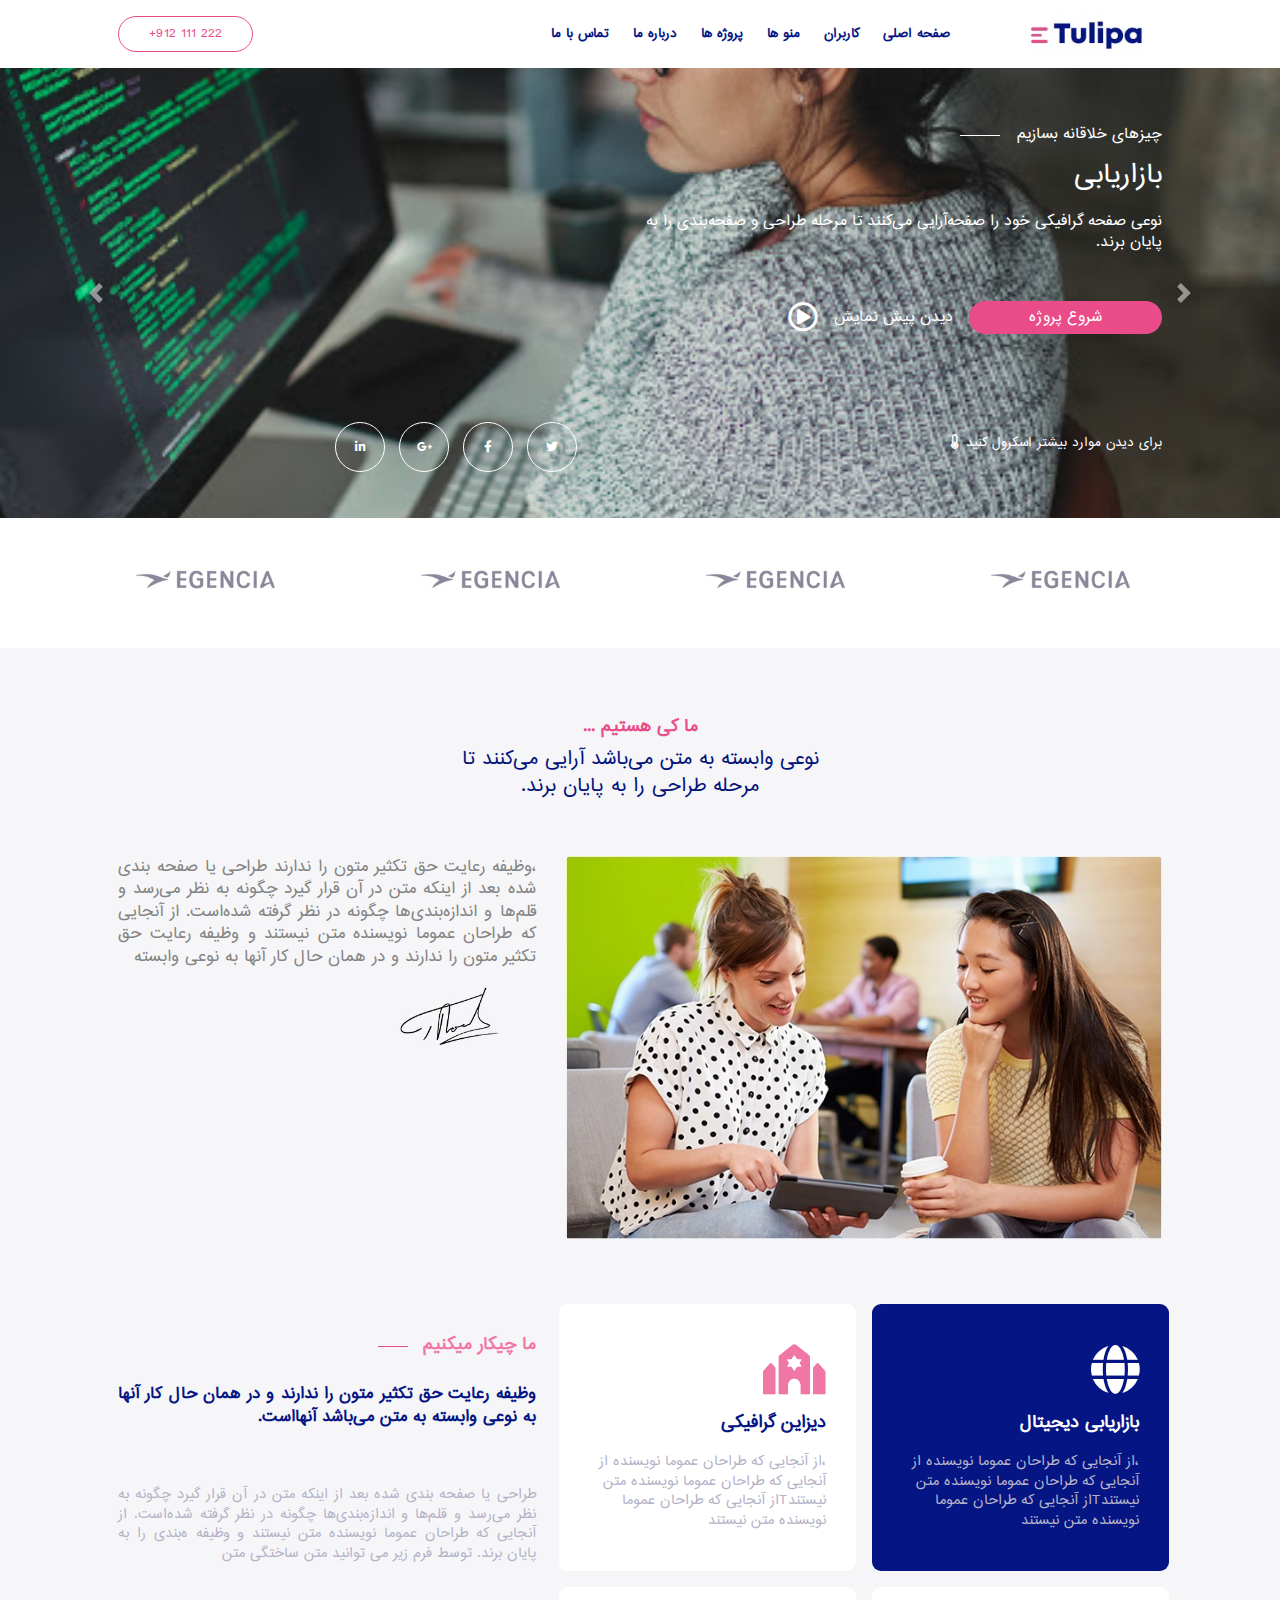
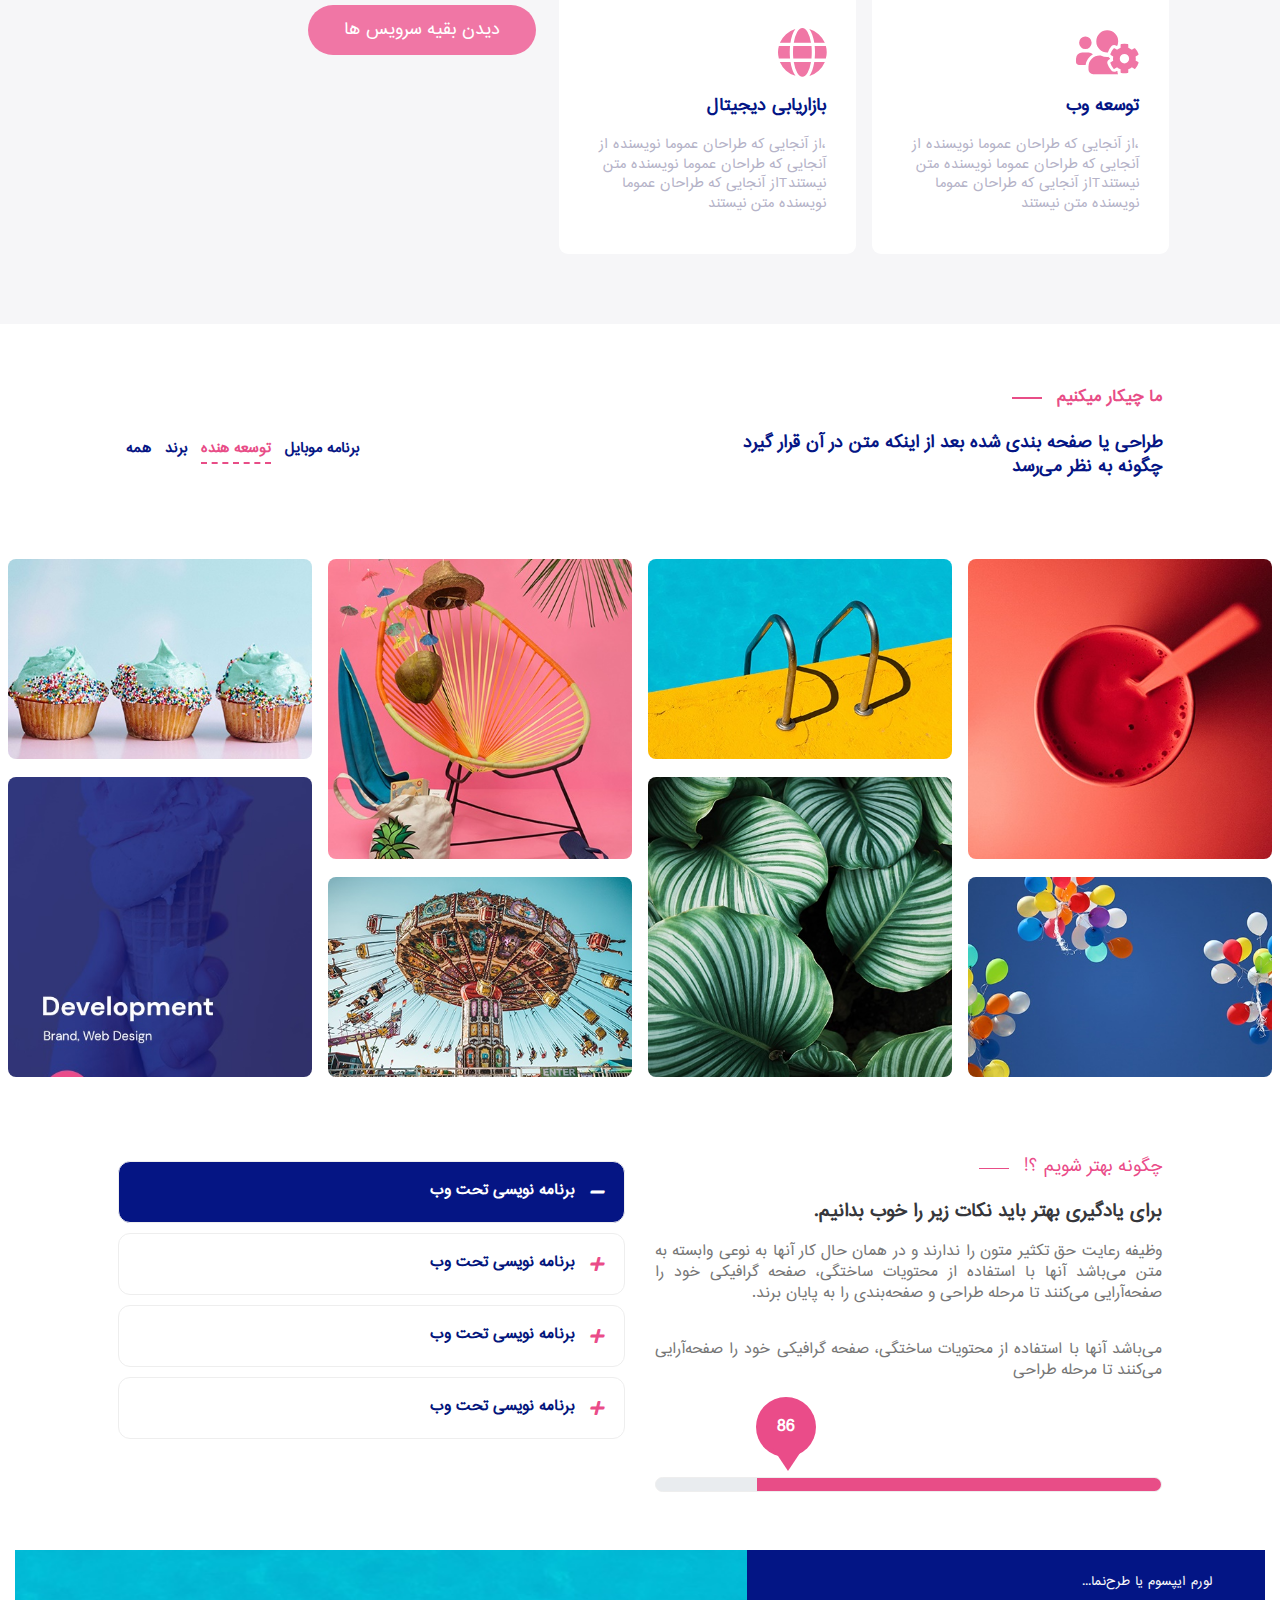
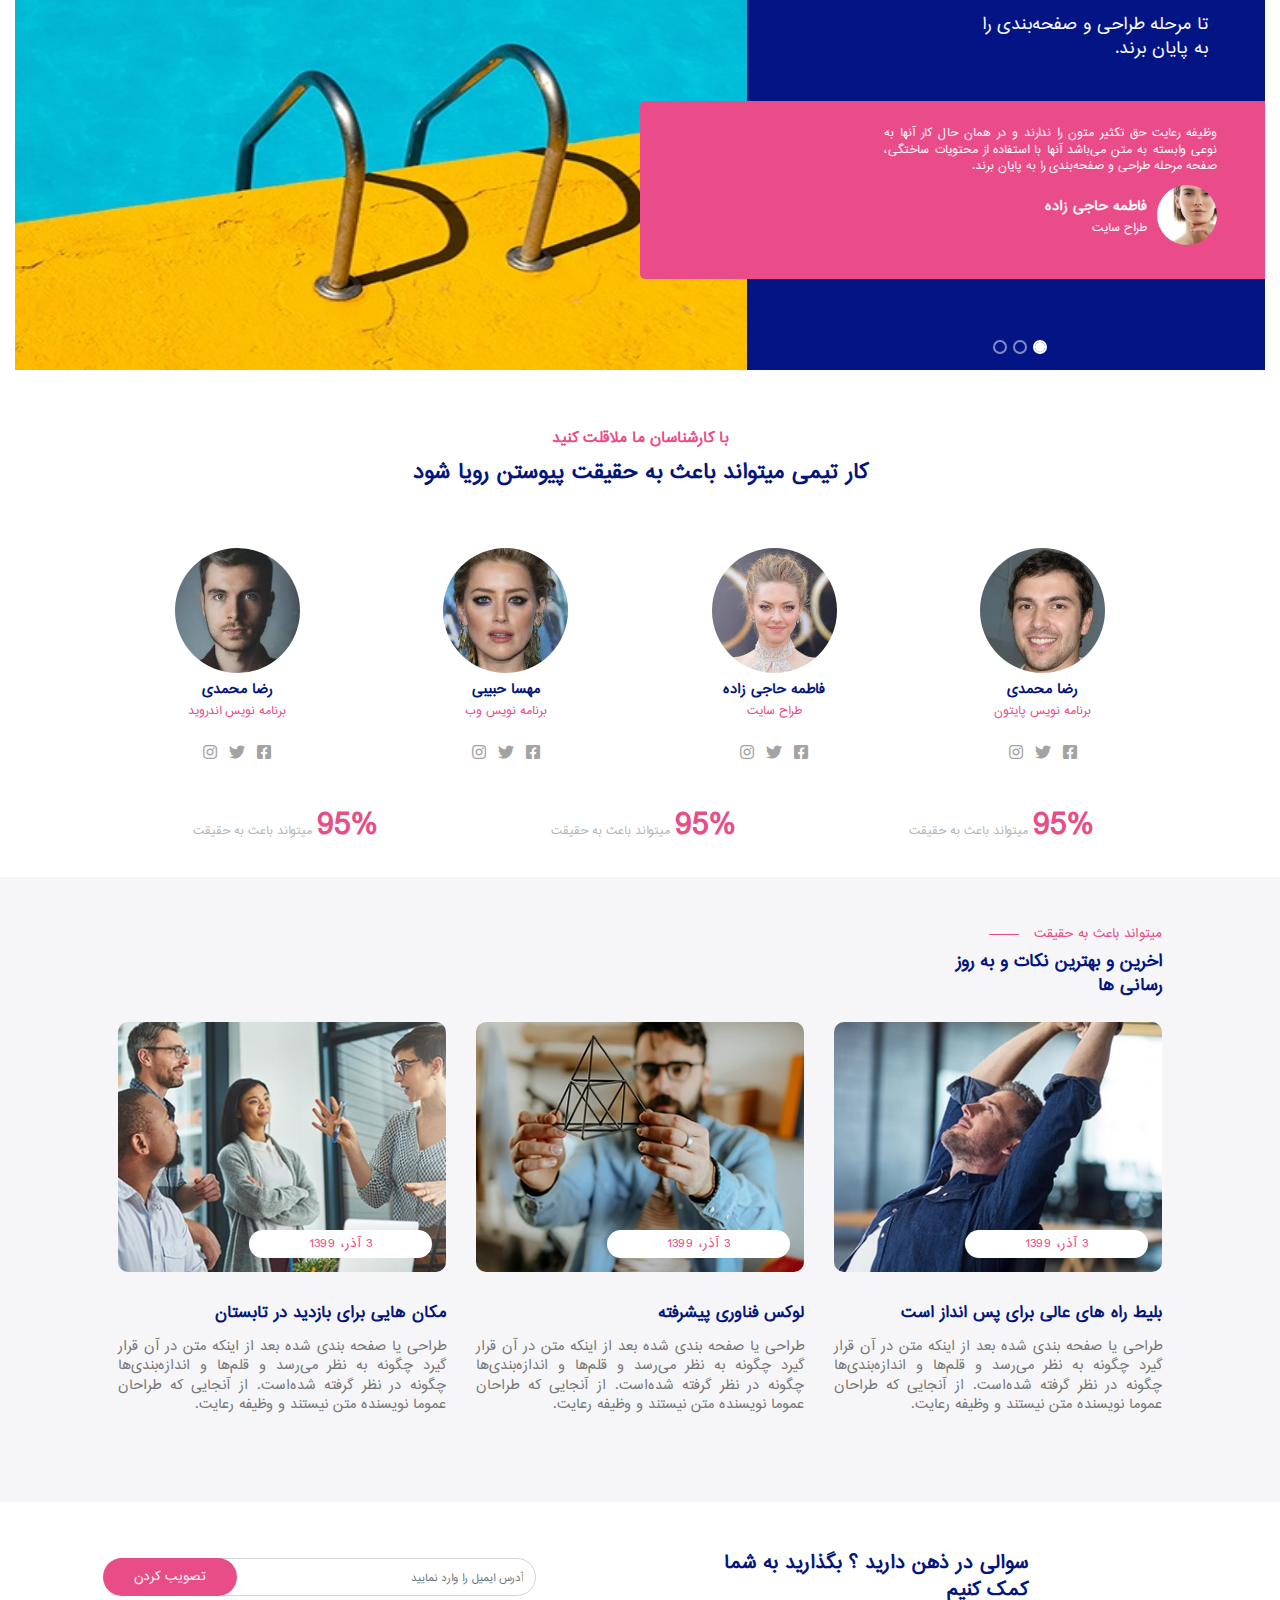
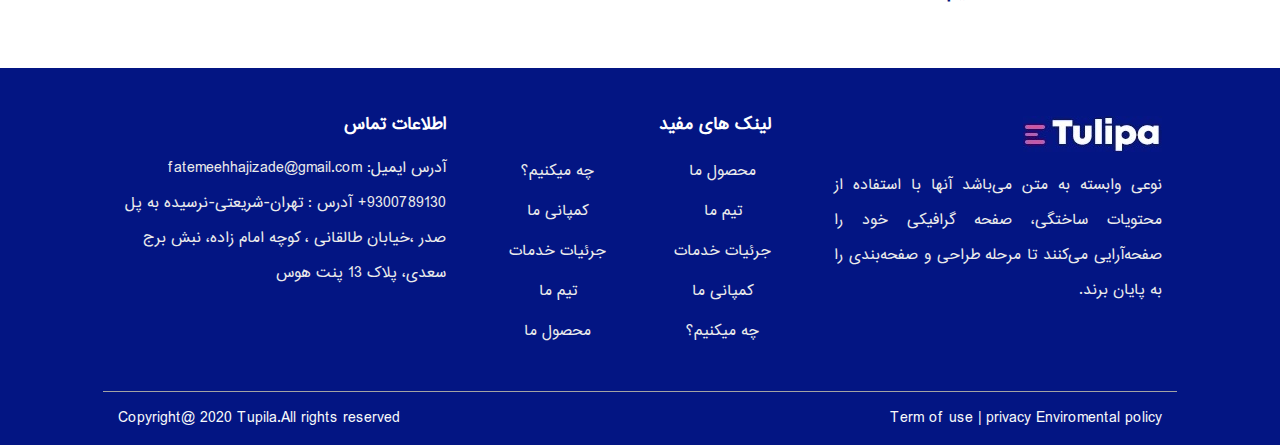
<file: index.html>
<html>

<head>
    <meta name="viewport" content="width=device-width, initial-scale=1.0" charset="utf-8">
    <link rel="stylesheet" href="css/themify-icons.css">
    <link rel="stylesheet" href="css/fontawesom/css/all.min.css">
    <link rel="stylesheet" href="css/bootstrap.min.css">
    <link rel="stylesheet" href="css/bootstrap-rtl.css">
    <link rel="stylesheet" href="css/styles.css">
</head>

<body>


    <nav class="navbar navbar-expand-lg navbar-light py-0">
        <!-- navbar -->
        <div class="container px-5">
            <div class="logo">
                <img src="img/logo.jpg" alt="">
            </div>
            <button class="navbar-toggler my-2" type="button" data-toggle="collapse" data-target="#navbar" aria-controls="navbarSupportedContent" aria-expanded="false" aria-label="Toggle navigation">
                    <span class="navbar-toggler-icon"></span>
            </button>

            <div class="collapse navbar-collapse " id="navbar">
                <ul class="navbar-nav   text-right ml-auto p-md-0 pb-4 p-0">
                    <li class="nav-item">
                        <a class="nav-link" href="search.html">صفحه اصلی</a>
                    </li>
                    <li class="nav-item">
                        <a class="nav-link">کاربران</a>
                    </li>
                    <li class="nav-item">
                        <a class="nav-link" href="#">منو ها</a>
                    </li>
                    <li class="nav-item">
                        <a class="nav-link">پروژه ها  </a>
                    </li>
                    <li class="nav-item">
                        <a class="nav-link"> درباره ما</a>
                    </li>
                    <li class="nav-item">
                        <a class="nav-link"> تماس با ما</a>
                    </li>
                </ul>
                <a href="#" class="call-btn mt-md-0 d-none d-md-block">+912 111 222</a>
            </div>
            <!--end collapse-->

        </div>
    </nav>

    <!-- start section 1 -->
    <div id="sectionSlider1" class="carousel slide">
        <div class="carousel-inner">
            <div class="carousel-item active">
                <div class="section-1">
                    <img src="img/slide1.jpg" alt="">
                </div>
                <div class="container px-5">
                    <div class="row">
                        <div class="col-12 col-md-6">
                            <div class="childe-sec1 ">
                                <p class="befclass">چیزهای خلاقانه بسازیم </p>
                                <h2>بازاریابی</h2>
                                <p>نوعی صفحه گرافیکی خود را صفحه‌آرایی می‌کنند تا مرحله طراحی و صفحه‌بندی را به پایان برند.</p>
                                <div class="d-flex align-items-center mt-5">
                                    <a href="#">شروع پروژه</a>
                                    <P class="m-0 px-3">دیدن پیش نمایش</P>
                                    <i class="far fa-play-circle"></i>
                                </div>
                                <div class="d-md-flex scroll d-none">
                                    <p>برای دیدن موارد بیشتر اسکرول کنید</p>
                                    <i class="fas fa-thermometer-quarter"></i>
                                </div>
                            </div>
                        </div>
                        <div class="col-12 col-md-6 mt-5 mt-md-0">
                            <div class="childe-sec2 mt-md-0 pt-4">
                                <ul class="mt-4 mr-md-5 p-0 d-none d-md-block">
                                    <li class="list-inline-item">
                                        <div><a href="#"><i class="fab fa-twitter"></i></a> </div>
                                    </li>
                                    <li class="list-inline-item">
                                        <div><a href=""><i class="fab fa-facebook-f"></i></a></div>
                                    </li>
                                    <li class="list-inline-item">
                                        <div><a href=""><i class="fab fa-google-plus-g"></i></a></div>
                                    </li>
                                    <li class="list-inline-item">
                                        <div><a href=""><i class="fab fa-linkedin-in"></i></a></div>
                                    </li>
                                </ul>
                            </div>
                        </div>
                    </div>
                </div>
            </div>
            <div class="carousel-item">
                <div class="section-1">
                    <img src="img/slide1.jpg" alt="">
                </div>
                <div class="container px-5">
                    <div class="row">
                        <div class="col-12 col-md-6">
                            <div class="childe-sec1 ">
                                <p>چیزهای خلاقانه بسازیم ...</p>
                                <h2>بازاریابی</h2>
                                <p>نوعی صفحه گرافیکی خود را صفحه‌آرایی می‌کنند تا مرحله طراحی و صفحه‌بندی را به پایان برند.</p>
                                <div class="d-flex align-items-center mt-5">
                                    <a href="#">شروع پروژه</a>
                                    <P class="m-0 px-3">دیدن پیش نمایش</P>
                                    <i class="far fa-play-circle"></i>
                                </div>
                                <div class="d-md-flex scroll d-none">
                                    <p>برای دیدن موارد بیشتر اسکرول کنید</p>
                                    <i class="fas fa-thermometer-quarter"></i>
                                </div>
                            </div>
                        </div>
                        <div class="col-12 col-md-6 mt-5 mt-md-0">
                            <div class="childe-sec2 mt-md-0 pt-4">
                                <ul class="mt-4 mr-md-5 p-0 d-none d-md-block">
                                    <li class="list-inline-item">
                                        <div><a href="#"><i class="fab fa-twitter"></i></a> </div>
                                    </li>
                                    <li class="list-inline-item">
                                        <div><a href=""><i class="fab fa-facebook-f"></i></a></div>
                                    </li>
                                    <li class="list-inline-item">
                                        <div><a href=""><i class="fab fa-google-plus-g"></i></a></div>
                                    </li>
                                    <li class="list-inline-item">
                                        <div><a href=""><i class="fab fa-linkedin-in"></i></a></div>
                                    </li>
                                </ul>
                            </div>
                        </div>
                    </div>
                </div>
            </div>
            <div class="carousel-item">
                <div class="section-1">
                    <img src="img/slide1.jpg" alt="">
                </div>
                <div class="container px-5">
                    <div class="row">
                        <div class="col-12 col-md-6">
                            <div class="childe-sec1 ">
                                <p>چیزهای خلاقانه بسازیم ...</p>
                                <h2>بازاریابی</h2>
                                <p>نوعی صفحه گرافیکی خود را صفحه‌آرایی می‌کنند تا مرحله طراحی و صفحه‌بندی را به پایان برند.</p>
                                <div class="d-flex align-items-center mt-5">
                                    <a href="#">شروع پروژه</a>
                                    <P class="m-0 px-3">دیدن پیش نمایش</P>
                                    <i class="far fa-play-circle"></i>
                                </div>
                                <div class="d-md-flex scroll d-none">
                                    <p>برای دیدن موارد بیشتر اسکرول کنید</p>
                                    <i class="fas fa-thermometer-quarter"></i>
                                </div>
                            </div>
                        </div>
                        <div class="col-12 col-md-6 mt-5 mt-md-0">
                            <div class="childe-sec2 mt-md-0 pt-4">
                                <ul class="mt-4 mr-md-5 p-0 d-none d-md-block">
                                    <li class="list-inline-item">
                                        <div><a href="#"><i class="fab fa-twitter"></i></a> </div>
                                    </li>
                                    <li class="list-inline-item">
                                        <div><a href=""><i class="fab fa-facebook-f"></i></a></div>
                                    </li>
                                    <li class="list-inline-item">
                                        <div><a href=""><i class="fab fa-google-plus-g"></i></a></div>
                                    </li>
                                    <li class="list-inline-item">
                                        <div><a href=""><i class="fab fa-linkedin-in"></i></a></div>
                                    </li>
                                </ul>
                            </div>
                        </div>
                    </div>
                </div>
            </div>
        </div>

        <a class="carousel-control-prev" href="#sectionSlider1" data-slide="prev">
            <span class="carousel-control-prev-icon" aria-hidden="true"></span>
            <span class="sr-only">Previous</span>
        </a>
        <a class="carousel-control-next" href="#sectionSlider1" data-slide="next">
            <span class="carousel-control-next-icon" aria-hidden="true"></span>
            <span class="sr-only">Next</span>
        </a>
    </div>
    <div class="brands py-4">
        <div class="container">
            <div class="row text-center">
                <div class="col-12 col-md-6 col-lg-3">
                    <a href="#"><img src="img/logo1.jpg" alt=""></a>
                </div>
                <div class="col-12 col-md-6 col-lg-3">
                    <a href="#"><img src="img/logo1.jpg" alt=""></a>
                </div>
                <div class="col-12 col-md-6 col-lg-3">
                    <a href="#"><img src="img/logo1.jpg" alt=""></a>
                </div>
                <div class="col-12 col-md-6 col-lg-3">
                    <a href="#"><img src="img/logo1.jpg" alt=""></a>
                </div>
            </div>
        </div>
    </div>
    <!--end brand div-->
    <div class="section-2">
        <div class="container px-5">
            <div class="row text-center">
                <div class="col-12 title text-center">
                    <h6>ما کی هستیم ...</h6>
                    <h4>نوعی وابسته به متن می‌باشد ‌آرایی می‌کنند تا <br> مرحله طراحی را به پایان برند.</h4>
                </div>
            </div>
            <div class="row py-5 text-center text-md-right">
                <div class="col-12 col-md-7">
                    <img src="img/img2.jpg" alt="">
                </div>
                <div class="col-12 col-md-5 who">
                    <p>
                        ،وظیفه رعایت حق تکثیر متون را ندارند طراحی یا صفحه بندی شده بعد از اینکه متن در آن قرار گیرد چگونه به نظر می‌رسد و قلم‌ها و اندازه‌بندی‌ها چگونه در نظر گرفته شده‌است. از آنجایی که طراحان عموما نویسنده متن نیستند و وظیفه رعایت حق تکثیر متون را ندارند و
                        در همان حال کار آنها به نوعی وابسته
                    </p>
                    <img src="img/emza.jpg" alt="">
                </div>
            </div>
            <div class="row">
                <div class="col-12 col-md-7">
                    <div class="row">
                        <div class="col-12 col-lg-6 mt-3 px-2">
                            <div class="option-1 active">
                                <i class="fas fa-globe"></i>
                                <h6>بازاریابی دیجیتال</h6>
                                <p>،از آنجایی که طراحان عموما نویسنده از آنجایی که طراحان عموما نویسنده متن نیستندTاز آنجایی که طراحان عموما نویسنده متن نیستند</p>
                            </div>
                        </div>
                        <div class="col-12 col-lg-6 mt-3 px-2">
                            <div class="option-1">
                                <i class="fas fa-synagogue"></i>
                                <h6> دیزاین گرافیکی</h6>
                                <p>،از آنجایی که طراحان عموما نویسنده از آنجایی که طراحان عموما نویسنده متن نیستندTاز آنجایی که طراحان عموما نویسنده متن نیستند</p>
                            </div>

                        </div>
                        <div class="col-12 col-lg-6 mt-3 px-2">
                            <div class="option-1">
                                <i class="fas fa-users-cog"></i>
                                <h6>توسعه وب</h6>
                                <p>،از آنجایی که طراحان عموما نویسنده از آنجایی که طراحان عموما نویسنده متن نیستندTاز آنجایی که طراحان عموما نویسنده متن نیستند</p>
                            </div>
                        </div>
                        <div class="col-12 col-lg-6 mt-3 px-2">
                            <div class="option-1">
                                <i class="fas fa-globe"></i>
                                <h6>بازاریابی دیجیتال</h6>
                                <p>،از آنجایی که طراحان عموما نویسنده از آنجایی که طراحان عموما نویسنده متن نیستندTاز آنجایی که طراحان عموما نویسنده متن نیستند</p>
                            </div>
                        </div>
                    </div>
                </div>
                <div class="col-12 col-md-5">
                    <div class="option-2 pt-5">
                        <h5>ما چیکار میکنیم</h5>
                        <h4>وظیفه رعایت حق تکثیر متون را ندارند و در همان حال کار آنها به نوعی وابسته به متن می‌باشد آنهااست.</h4>
                        <p>طراحی یا صفحه بندی شده بعد از اینکه متن در آن قرار گیرد چگونه به نظر می‌رسد و قلم‌ها و اندازه‌بندی‌ها چگونه در نظر گرفته شده‌است. از آنجایی که طراحان عموما نویسنده متن نیستند و وظیفه ه‌بندی را به پایان برند. توسط فرم زیر می توانید
                            متن ساختگی متن
                        </p>
                        <div class=" text-md-right text-center">
                            <a href="#" class="btn">دیدن بقیه سرویس ها</a>
                        </div>
                    </div>
                </div>
            </div>
        </div>
    </div>
    <!--end section2-->
    <div class="container px-5">
        <div class="row py-5">
            <div class="col-12 col-md-6 py-3">
                <div class="example pl-5 text-center text-md-right">
                    <section>
                        <h6>ما چیکار میکنیم</h6>
                    </section>
                    <h5>طراحی یا صفحه بندی شده بعد از اینکه متن در آن قرار گیرد چگونه به نظر می‌رسد</h5>
                </div>
            </div>
            <div class="col-12 col-md-6 py-3 example-2">
                <ul class="mb-0 mt-5 text-md-left text-center">
                    <li class="list-inline-item"><a href="#">برنامه موبایل</a></li>
                    <li class="list-inline-item"><a href="#" class="active">توسعه هنده</a></li>
                    <li class="list-inline-item"><a href="#">برند</a></li>
                    <li class="list-inline-item"><a href="#">همه</a></li>
                </ul>
            </div>
        </div>
    </div>
    <div class="container-fluid">
        <div class="row">
            <div class="col-12 col-md-3 col-sm-6 p-0">
                <div class="p-2">
                    <div class="big-img"><img class="active" src="img/pic4.jpg " alt=" ">
                        <div class="hoverShow">
                            <h5>موارد بیشتر...</h5>
                            <p> صفحه بندی شده بعد از اینکه متن</p>
                            <a href="#" class="btn"><i class="fas fa-arrow-right"></i></a>
                        </div>
                    </div>
                    <div class="small-img"><img src="img/pic5.jpg " alt=" ">
                        <div class="hoverSmallShow">
                            <h5>مستندات...</h5>
                            <p> صفحه بندی شده بعد از اینکه متن</p>
                            <a href="#" class="btn"><i class="fas fa-arrow-right"></i></a>
                        </div>
                    </div>
                </div>
            </div>
            <div class="col-12 col-md-3 col-sm-6 p-0">
                <div class="p-2">
                    <div class="small-img"><img src="img/pic3.jpg " alt=" ">
                        <div class="hoverSmallShow">
                            <h5>مستندات...</h5>
                            <p> صفحه بندی شده بعد از اینکه متن</p>
                            <a href="#" class="btn"><i class="fas fa-arrow-right"></i></a>
                        </div>
                    </div>
                    <div class="big-img"><img src="img/pic6.jpg " alt=" ">
                        <div class="hoverShow">
                            <h5>موارد بیشتر...</h5>
                            <p> صفحه بندی شده بعد از اینکه متن</p>
                            <a href="#" class="btn"><i class="fas fa-arrow-right"></i></a>
                        </div>
                    </div>
                </div>
            </div>
            <div class="col-12 col-md-3 col-sm-6 p-0">
                <div class="p-2">
                    <div class="big-img "><img src="img/pic2.jpg " alt=" ">
                        <div class="hoverShow">
                            <h5>موارد بیشتر...</h5>
                            <p> صفحه بندی شده بعد از اینکه متن</p>
                            <a href="#" class="btn"><i class="fas fa-arrow-right"></i></a>
                        </div>
                    </div>
                    <div class="small-img "><img src="img/pic7.jpg " alt=" ">
                        <div class="hoverSmallShow">
                            <h5>مستندات...</h5>
                            <p> صفحه بندی شده بعد از اینکه متن</p>
                            <a href="#" class="btn"><i class="fas fa-arrow-right"></i></a>
                        </div>
                    </div>
                </div>
            </div>
            <div class="col-12 col-md-3 col-sm-6 p-0">
                <div class="p-2">
                    <div class="small-img "><img src="img/img3.jpg " alt=" ">
                        <div class="hoverSmallShow">
                            <h5>مستندات...</h5>
                            <p> صفحه بندی شده بعد از اینکه متن</p>
                            <a href="#" class="btn"><i class="fas fa-arrow-right"></i></a>
                        </div>
                    </div>
                    <div class="big-img "><img src="img/pic8.jpg " alt=" "></div>
                </div>
            </div>
        </div>
    </div>
    <!-- start collapse -->
    <div class="container px-5">
        <div class="row py-5">

            <div class="col-12 col-md-6 iformation">
                <h6>چگونه بهتر شویم ؟!</h6>
                <h5>برای یادگیری بهتر باید نکات زیر را خوب بدانیم.</h5>
                <p>وظیفه رعایت حق تکثیر متون را ندارند و در همان حال کار آنها به نوعی وابسته به متن می‌باشد آنها با استفاده از محتویات ساختگی، صفحه گرافیکی خود را صفحه‌آرایی می‌کنند تا مرحله طراحی و صفحه‌بندی را به پایان برند.</p>
                <div class="range-div">
                    <p>می‌باشد آنها با استفاده از محتویات ساختگی، صفحه گرافیکی خود را صفحه‌آرایی می‌کنند تا مرحله طراحی</p>
                    <div class="d-flex justify-content-end" style="width: 80%;">
                        <div class="circle">
                            <span>86</span>
                        </div>
                    </div>
                    <div class="progress">
                        <div class="progress-bar" role="progressbar" aria-valuemin="0" aria-valuemax="100" style="width: 80%;"></div>
                    </div>
                </div>
            </div>

            <div class="col-12 col-md-6">
                <div id="accordionExample" class="accordion">
                    <div class="how-i-better active show">
                        <div class="how-i-better-header d-flex align-items-center" data-toggle="collapse" href="#item1" aria-expanded="false" aria-controls="collapseExample">
                            <i></i>
                            <h6>برنامه نویسی تحت وب</h6>
                        </div>
                        <div class="collapse" id="item1" data-parent="#accordionExample">
                            <p>می‌باشد آنها با استفاده از محتویات ساختگی، صفحه گرافیکی خود را صفحه‌آرایی می‌کنند تا مرحله طراحی</p>
                        </div>
                    </div>

                    <div class="how-i-better">
                        <div class="how-i-better-header d-flex align-items-center" data-toggle="collapse" href="#item2" aria-expanded="false" aria-controls="collapseExample">
                            <i></i>
                            <h6>برنامه نویسی تحت وب</h6>
                        </div>
                        <div class="collapse" id="item2" data-parent="#accordionExample">
                            <p>می‌باشد آنها با استفاده از محتویات ساختگی، صفحه گرافیکی خود را صفحه‌آرایی می‌کنند تا مرحله طراحی</p>
                        </div>
                    </div>
                    <div class="how-i-better">
                        <div class="how-i-better-header d-flex align-items-center" data-toggle="collapse" href="#item3" aria-expanded="false" aria-controls="collapseExample">
                            <i></i>
                            <h6>برنامه نویسی تحت وب</h6>
                        </div>
                        <div class="collapse" id="item3" data-parent="#accordionExample">
                            <p>می‌باشد آنها با استفاده از محتویات ساختگی، صفحه گرافیکی خود را صفحه‌آرایی می‌کنند تا مرحله طراحی</p>
                        </div>
                    </div>
                    <div class="how-i-better">
                        <div class="how-i-better-header d-flex align-items-center" data-toggle="collapse" href="#item4" aria-expanded="false" aria-controls="collapseExample">
                            <i></i>
                            <h6>برنامه نویسی تحت وب</h6>
                        </div>
                        <div class="collapse" id="item4" data-parent="#accordionExample">
                            <p>می‌باشد آنها با استفاده از محتویات ساختگی، صفحه گرافیکی خود را صفحه‌آرایی می‌کنند تا مرحله طراحی</p>
                        </div>
                    </div>

                </div>
            </div>
        </div>
    </div>
    <!-- end collaspe -->
    </div>
    <div class="container-fluid">
        <div id="carouselExampleIndicators" class="carousel slide" data-ride="carousel">
            <ol class="carousel-indicators">
                <li data-target="#carouselExampleIndicators" data-slide-to="0" class="active"></li>
                <li data-target="#carouselExampleIndicators" data-slide-to="1"></li>
                <li data-target="#carouselExampleIndicators" data-slide-to="2"></li>
            </ol>
            <div class="carousel-inner">
                <div class="carousel-item active">
                    <div class="row">
                        <div class="col-lg-5 p-0">
                            <div class="boxs">
                                <div class="blue-box text-light h-100 px-5 pb-4">
                                    <h5>
                                        لورم ایپسوم یا طرح‌نما...
                                    </h5>
                                    <p class="p-4">
                                        تا مرحله طراحی و صفحه‌بندی را <br>به پایان برند.
                                    </p>
                                    <div class="pink-box  p-4 px-5">
                                        <div class="col-12 col-md-8">
                                            <p>وظیفه رعایت حق تکثیر متون را ندارند و در همان حال کار آنها به نوعی وابسته به متن می‌باشد آنها با استفاده از محتویات ساختگی، صفحه مرحله طراحی و صفحه‌بندی را به پایان برند.
                                            </p>
                                            <section class="d-flex align-items-center">
                                                <img src=" img/faceimg.jpg " alt=" ">
                                                <div>
                                                    <h6>فاطمه حاجی زاده</h6>
                                                    <span class="m-0 ">طراح سایت</span>
                                                </div>
                                            </section>
                                        </div>
                                        <div class="col-12 col-md-4 "></div>
                                    </div>
                                </div>
                            </div>
                        </div>
                        <div class=" col-lg-7 p-0">
                            <div class="image-box d-none  d-lg-block">
                                <img src="./img/pic3.jpg " class="w-100 h-100 " alt=" ">
                            </div>
                        </div>
                    </div>
                </div>
                <div class="carousel-item ">
                    <div class="row ">
                        <div class="col-lg-5 p-0">
                            <div class="boxs">
                                <div class="blue-box text-light h-100 px-5 pb-4">
                                    <h5>
                                        لورم ایپسوم یا طرح‌نما...
                                    </h5>
                                    <p class="p-4">
                                        تا مرحله طراحی و صفحه‌بندی را <br>به پایان برند.
                                    </p>
                                    <div class="pink-box  p-4 px-5">
                                        <div class="col-12 col-md-8">
                                            <p>وظیفه رعایت حق تکثیر متون را ندارند و در همان حال کار آنها به نوعی وابسته به متن می‌باشد آنها با استفاده از محتویات ساختگی، صفحه مرحله طراحی و صفحه‌بندی را به پایان برند.
                                            </p>
                                            <section class="d-flex align-items-center">
                                                <img src=" img/faceimg.jpg " alt=" ">
                                                <div>
                                                    <h6>فاطمه حاجی زاده</h6>
                                                    <span class="m-0 ">طراح سایت</span>
                                                </div>
                                            </section>
                                        </div>
                                        <div class="col-12 col-md-4 "></div>
                                    </div>
                                </div>
                            </div>
                        </div>
                        <div class="col-lg-7 p-0 ">
                            <div class="image-box d-none d-lg-block">
                                <img src="./img/img3.jpg " class="w-100 h-100 " alt=" ">
                            </div>
                        </div>
                    </div>
                </div>
                <div class="carousel-item ">
                    <div class="row ">
                        <div class="col-lg-5 p-0">
                            <div class="boxs">
                                <div class="blue-box text-light h-100 px-5 pb-4">
                                    <h5>
                                        لورم ایپسوم یا طرح‌نما...
                                    </h5>
                                    <p class="p-4">
                                        تا مرحله طراحی و صفحه‌بندی را <br>به پایان برند.
                                    </p>
                                    <div class="pink-box  p-4 px-5">
                                        <div class="col-12 col-md-8">
                                            <p>وظیفه رعایت حق تکثیر متون را ندارند و در همان حال کار آنها به نوعی وابسته به متن می‌باشد آنها با استفاده از محتویات ساختگی، صفحه مرحله طراحی و صفحه‌بندی را به پایان برند.
                                            </p>
                                            <section class="d-flex align-items-center">
                                                <img src=" img/faceimg.jpg " alt=" ">
                                                <div>
                                                    <h6>فاطمه حاجی زاده</h6>
                                                    <span class="m-0 ">طراح سایت</span>
                                                </div>
                                            </section>
                                        </div>
                                        <div class="col-12 col-md-4 "></div>
                                    </div>
                                </div>
                            </div>
                        </div>
                        <div class=" col-lg-7 p-0 ">
                            <div class="image-box d-none d-lg-block">
                                <img src="./img/pic2.jpg " class="w-100 h-100" alt=" ">
                            </div>
                        </div>
                    </div>
                </div>
            </div>
        </div>
    </div>
    <!--end slider-->
    <div class="container px-5">
        <div class="titr-dreamWork">
            <h6>با کارشناسان ما ملاقلت کنید</h6>
            <h5>کار تیمی میتواند باعث به حقیقت پیوستن رویا شود </h5>
        </div>
        <div class="row">
            <div class="col-12 col-md-3 col-sm-6 ">
                <div class="dream-work text-center">
                    <img src="img/faceimg5.jpg" alt="">
                    <h5>رضا محمدی</h5>
                    <span>برنامه نویس پایتون</span>
                    <div class="d-flex justify-content-center">
                        <i class="fab fa-facebook-square"></i>
                        <i class="fab fa-twitter"></i>
                        <i class="fab fa-instagram"></i>
                    </div>
                </div>
            </div>
            <div class="col-12 col-md-3 col-sm-6">
                <div class="dream-work text-center">
                    <img src="img/faceimg4.jpg" alt="">
                    <h5> فاطمه حاجی زاده</h5>
                    <span>طراح سایت</span>
                    <div class="d-flex justify-content-center">
                        <i class="fab fa-facebook-square"></i>
                        <i class="fab fa-twitter"></i>
                        <i class="fab fa-instagram"></i>
                    </div>
                </div>
            </div>
            <div class="col-12 col-md-3 col-sm-6 ">
                <div class="dream-work text-center">
                    <img src="img/faceimg3.jpg" alt="">
                    <h5>مهسا حبیبی</h5>
                    <span>برنامه نویس وب</span>
                    <div class="d-flex justify-content-center">
                        <i class="fab fa-facebook-square"></i>
                        <i class="fab fa-twitter"></i>
                        <i class="fab fa-instagram"></i>
                    </div>
                </div>
            </div>
            <div class="col-12 col-md-3 col-sm-6">
                <div class="dream-work text-center">
                    <img src="img/faceimg2.jpg" alt="">
                    <h5>رضا محمدی</h5>
                    <span>برنامه نویس اندروید</span>
                    <div class="d-flex justify-content-center">
                        <i class="fab fa-facebook-square"></i>
                        <i class="fab fa-twitter"></i>
                        <i class="fab fa-instagram"></i>
                    </div>
                </div>
            </div>
        </div>
        <div class="row sec text-center">
            <div class="col-12 col-md-4 col-sm-6">
                <section class="d-flex align-items-center py-4 justify-content-center ">
                    <h4>95%</h4>
                    <p>میتواند باعث به حقیقت</p>
                </section>
            </div>
            <div class="col-12 col-md-4 col-sm-6">
                <section class="d-flex align-items-center py-4 justify-content-center">
                    <h4>95%</h4>
                    <p>میتواند باعث به حقیقت</p>
                </section>
            </div>
            <div class="col-12 col-md-4 col-sm-6">
                <section class="d-flex align-items-center py-4 justify-content-center">
                    <h4>95%</h4>
                    <p>میتواند باعث به حقیقت</p>
                </section>
            </div>
        </div>
    </div>
    <!--end dream work-->
    <div class="section-2">
        <div class="container px-5">
            <div class="great">
                <div class="great-titr">
                    <h5>میتواند باعث به حقیقت</h5>
                    <h6>اخرین و بهترین نکات و به روز رسانی ها</h6>
                </div>
            </div>
            <div class="row mt-4">
                <div class="col-12 col-md-4 ">
                    <div class="great-options">
                        <div class="position">
                            <img src="img/great-img3.jpg" alt="">
                            <div class="date"><a href="#">3  آذر، 1399 </a></div>
                        </div>
                        <div class="pt-4">
                            <h5>بلیط راه های عالی برای پس انداز است</h5>
                            <p>طراحی یا صفحه بندی شده بعد از اینکه متن در آن قرار گیرد چگونه به نظر می‌رسد و قلم‌ها و اندازه‌بندی‌ها چگونه در نظر گرفته شده‌است. از آنجایی که طراحان عموما نویسنده متن نیستند و وظیفه رعایت.
                            </p>
                        </div>
                    </div>
                </div>
                <div class="col-12 col-md-4 ">
                    <div class="great-options">
                        <div class="position">
                            <img src="img/great-img2.jpg" alt="">
                            <div class="date"><a href="#">3  آذر، 1399 </a></div>
                        </div>
                        <div class="pt-4">
                            <h5>لوکس فناوری پیشرفته</h5>
                            <p>طراحی یا صفحه بندی شده بعد از اینکه متن در آن قرار گیرد چگونه به نظر می‌رسد و قلم‌ها و اندازه‌بندی‌ها چگونه در نظر گرفته شده‌است. از آنجایی که طراحان عموما نویسنده متن نیستند و وظیفه رعایت.
                            </p>
                        </div>
                    </div>
                </div>
                <div class="col-12 col-md-4 ">
                    <div class="great-options">
                        <div class="position">
                            <img src="img/great-img1.jpg" alt="">
                            <div class="date"><a href="#">3  آذر، 1399 </a></div>
                        </div>
                        <div class="pt-4">
                            <h5>مکان هایی برای بازدید در تابستان</h5>
                            <p>طراحی یا صفحه بندی شده بعد از اینکه متن در آن قرار گیرد چگونه به نظر می‌رسد و قلم‌ها و اندازه‌بندی‌ها چگونه در نظر گرفته شده‌است. از آنجایی که طراحان عموما نویسنده متن نیستند و وظیفه رعایت.
                            </p>
                        </div>
                    </div>
                </div>
            </div>
        </div>
    </div>
    <!--end great div-->
    <div class="container px-5">
        <div class="row py-5 questions d-flex justify-content-center">
            <div class="col-12 col-md-7 d-flex justify-content-center mb-3">
                <section>
                    <h5>
                        سوالی در ذهن دارید ؟ بگذارید به شما کمک کنیم
                    </h5>
                </section>
            </div>
            <div class="col-12 col-md-5 d-flex justify-content-center align-items-center">
                <form action="" class="mb-0 w-100">
                    <div class="form-group d-flex justify-content-center w-100">
                        <input type="email" class="form-control" id="exampleInputEmail1" aria-describedby="emailHelp" placeholder="آدرس ایمیل را وارد نمایید">
                        <button class="btn" type="submit">تصویب کردن</button>
                    </div>
                </form>
            </div>
        </div>
    </div>
    <!--end questions-->
    <div class="end">
        <div class="container px-5 pt-5">
            <div class="row borderd pb-4">
                <div class="col-12 col-md-4 end-part1 d-flex justify-content-center">
                    <div>
                        <img src="img/logoblue.jpg" alt="">
                        <p class="mt-3">نوعی وابسته به متن می‌باشد آنها با استفاده از محتویات ساختگی، صفحه گرافیکی خود را صفحه‌آرایی می‌کنند تا مرحله طراحی و صفحه‌بندی را به پایان برند.</p>
                    </div>
                </div>
                <div class="col-12 col-md-4 end-part2  px-md-5">
                    <h5>لینک های مفید</h5>
                    <div class="d-flex mt-3 justify-content-between ">
                        <ul class="p-0">
                            <li><a href="#">محصول ما</a></li>
                            <li><a href="#">تیم ما</a></li>
                            <li><a href="#">جرئیات خدمات</a></li>
                            <li><a href="#">کمپانی ما</a></li>
                            <li><a href="#">چه میکنیم؟</a></li>
                        </ul>
                        <ul>
                            <li><a href="#">چه میکنیم؟</a></li>
                            <li><a href="#">کمپانی ما</a></li>
                            <li><a href="#">جرئیات خدمات</a></li>
                            <li><a href="#">تیم ما</a></li>
                            <li><a href="#">محصول ما</a></li>
                        </ul>
                    </div>
                </div>
                <div class="col-12 col-md-4 endpart3">
                    <h5>اطلاعات تماس</h5>
                    <div class="mt-3">
                        <span>آدرس ایمیل: fatemeehhajizade@gmail.com</span>
                        <span>+9300789130</span>
                        <span>آدرس : تهران-شریعتی-نرسیده به پل صدر ،خیابان طالقانی ، کوچه امام زاده، نبش برج سعدی، پلاک 13  پنت هوس</span>
                    </div>
                </div>
            </div>
            <div class="row">
                <div class="col-12 d-flex justify-content-between text-light pt-3 text-small">
                    <p class="">Term of use | privacy Enviromental policy</p>
                    <p class="">Copyright@ 2020 Tupila.All rights reserved</p>
                </div>

            </div>
        </div>
    </div>

    <script src="js/jquery-3.5.1.min.js "></script>
    <script src="https://cdnjs.cloudflare.com/ajax/libs/popper.js/1.12.9/umd/popper.min.js "></script>
    <script src="js/bootstrap.js "></script>
    <script src="js/newjs.js "></script>
</body>

</html>
</file>
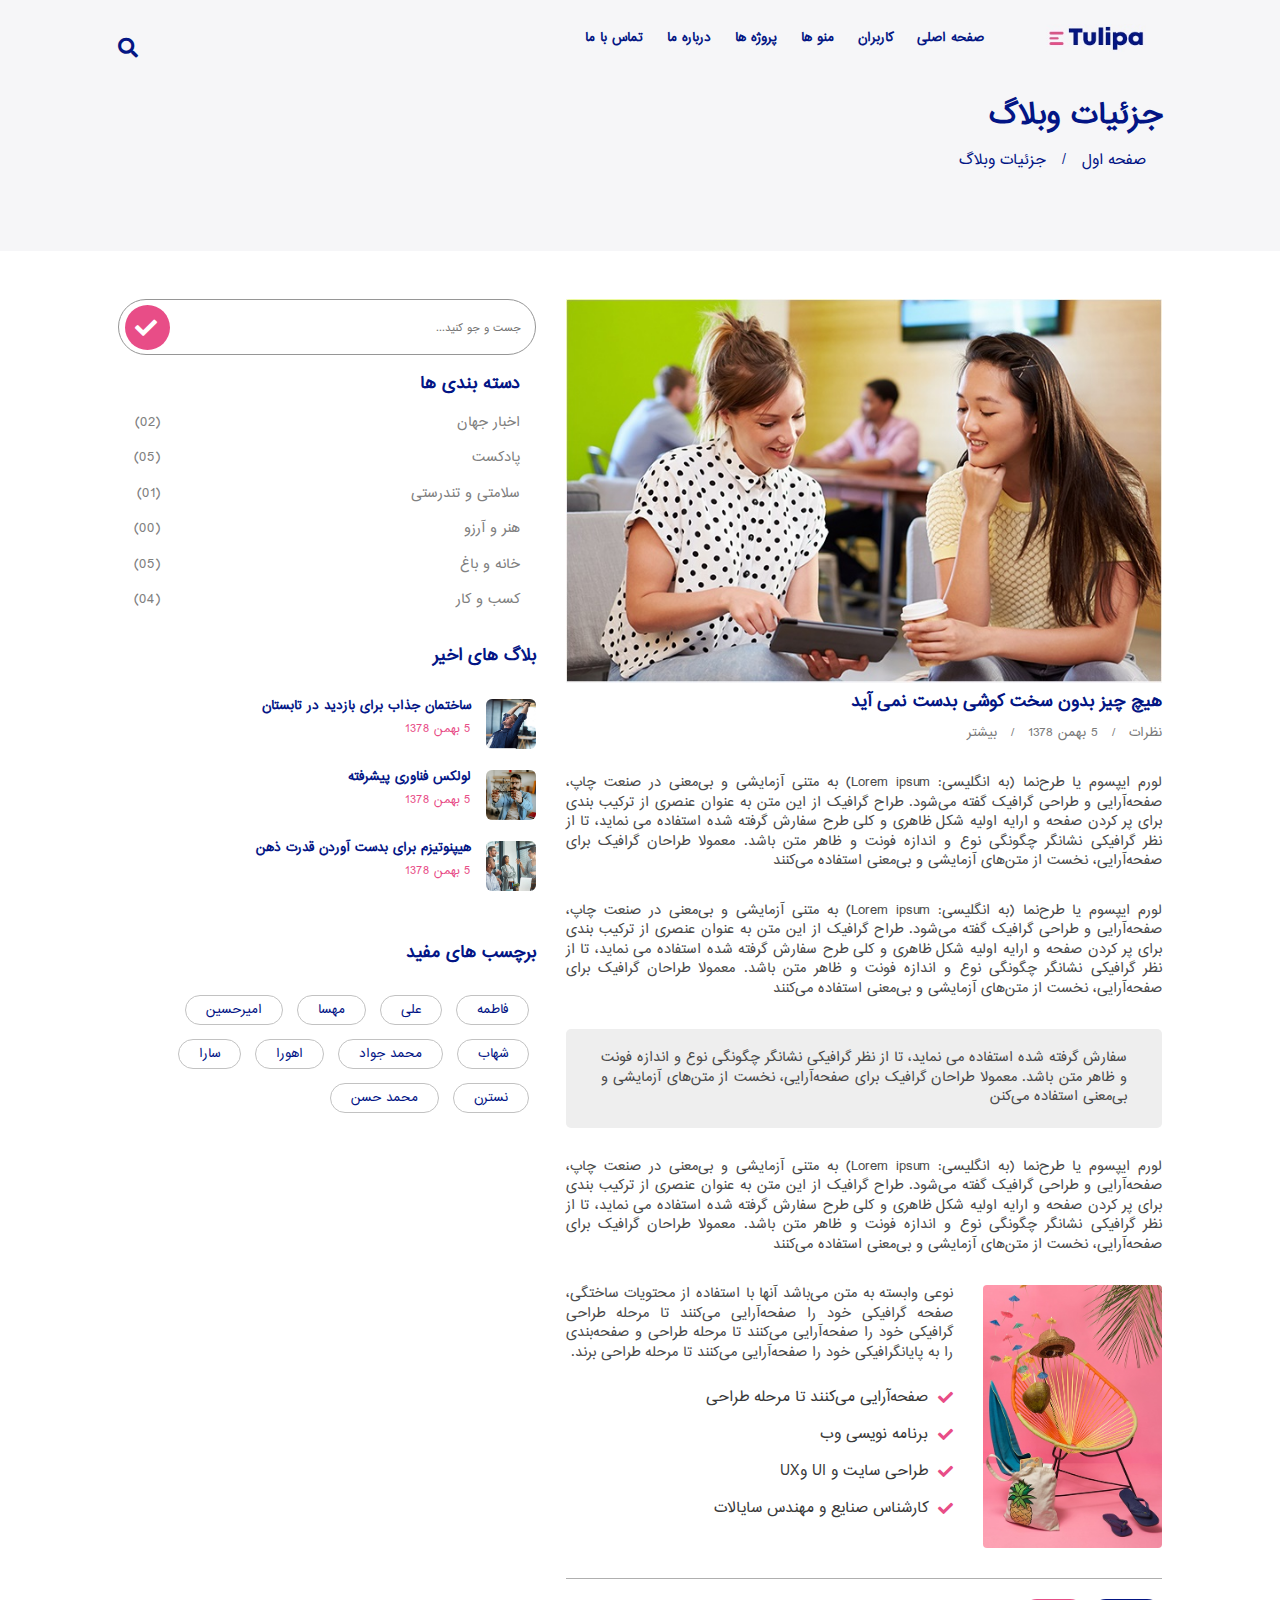
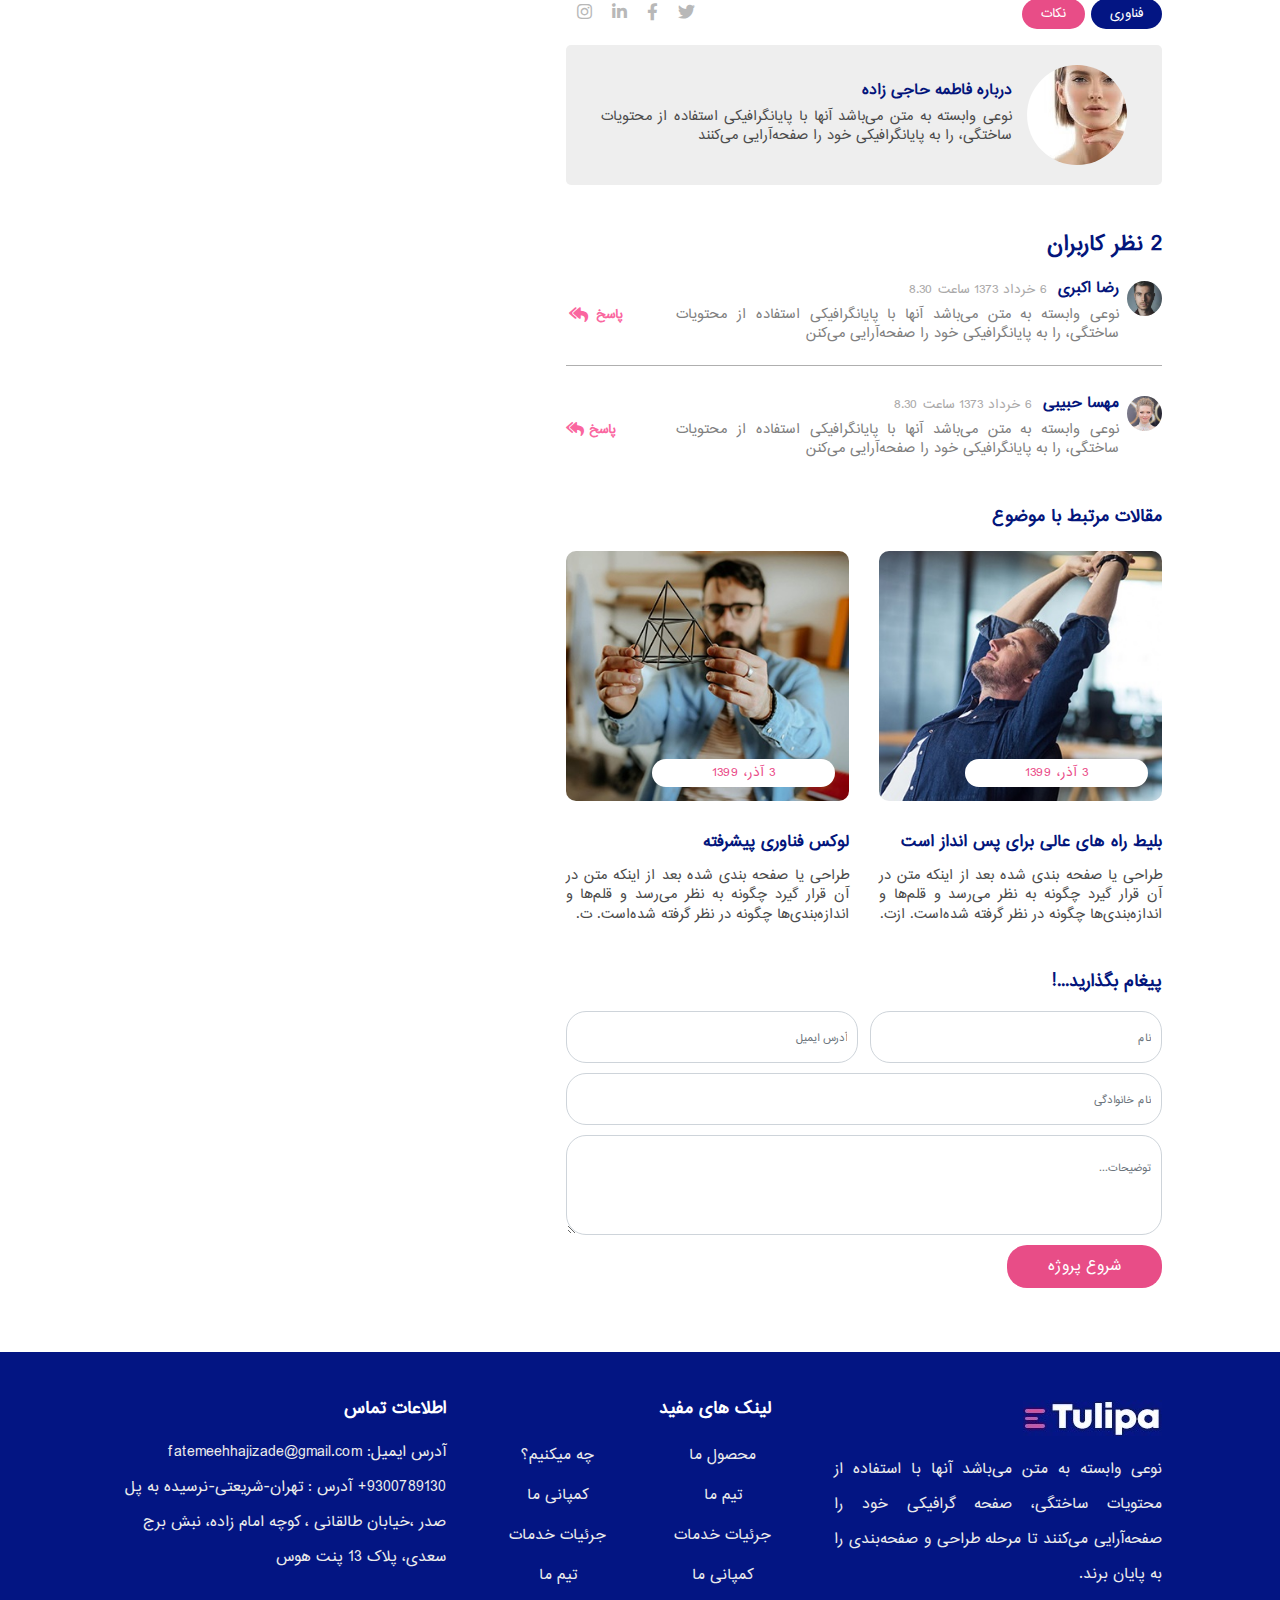
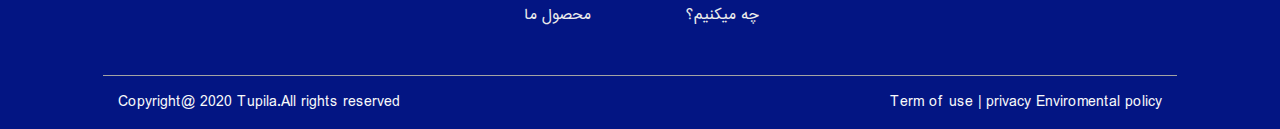
<file: blog.html>
<html>

<head>
    <meta name="viewport" content="width=device-width, initial-scale=1.0" charset="utf-8">
    <link rel="stylesheet" href="css/themify-icons.css">
    <link rel="stylesheet" href="css/fontawesom/css/all.min.css">
    <link rel="stylesheet" href="css/bootstrap.min.css">
    <link rel="stylesheet" href="css/bootstrap-rtl.css">
    <link rel="stylesheet" href="css/styles.css">
</head>

<body>

    <header class="news-header py-4">
        <div class="container px-5">
            <nav class="navbar navbar-expand-lg navbar-light py-0">
                <!-- navbar -->
                <div class="news-logo">
                    <img src="img/news-logo.jpg" alt="">
                </div>
                <button class="navbar-toggler my-2" type="button" data-toggle="collapse" data-target="#navbar" aria-controls="navbarSupportedContent" aria-expanded="false" aria-label="Toggle navigation">
                            <span class="navbar-toggler-icon"></span>
                </button>

                <div class="collapse navbar-collapse  " id="navbar">
                    <ul class="navbar-nav   text-right ml-auto p-md-0 pb-4 p-0 new-nav">
                        <li class="nav-item">
                            <a class="nav-link" href="search.html">صفحه اصلی</a>
                        </li>
                        <li class="nav-item">
                            <a class="nav-link">کاربران</a>
                        </li>
                        <li class="nav-item">
                            <a class="nav-link" href="#">منو ها</a>
                        </li>
                        <li class="nav-item">
                            <a class="nav-link">پروژه ها  </a>
                        </li>
                        <li class="nav-item">
                            <a class="nav-link"> درباره ما</a>
                        </li>
                        <li class="nav-item">
                            <a class="nav-link"> تماس با ما</a>
                        </li>
                    </ul>
                    <div class="d-flex">
                        <input type="text" class="search-box-header active" placeholder=" جست و جو کنید...">
                        <i class="fas fa-search"></i>
                    </div>
                </div>
                <!--end collapse-->
            </nav>
            <div class="row py-5">
                <div class="col-12 col-md-5">
                    <h3>جزئیات وبلاگ </h3>
                    <ul class="nav px-0">
                        <li class="nav-item">
                            <a class="nav-link active" href="#">صفحه اول</a>
                        </li>
                        <li class="nav-item">
                            <a class="nav-link px-0" href="#">/</a>
                        </li>
                        <li class="nav-item">
                            <a class="nav-link" href="#"> جزئیات وبلاگ</a>
                        </li>
                    </ul>
                </div>

            </div>
        </div>
    </header>
    <main>
        <div class="container p-5">
            <div class="row">
                <div class="col-12 col-md-7  right-div">
                    <img src="img/img2.jpg " alt="" class="w-100">
                    <div>
                        <h4>هیچ چیز بدون سخت کوشی بدست نمی آید</h4>
                        <ul class="px-0">
                            <li class="list-inline-item"><a href="">نظرات</a></li>
                            <li class="list-inline-item">/</li>
                            <li class="list-inline-item"><a href="">5 بهمن 1378</a></li>
                            <li class="list-inline-item">/</li>
                            <li class="list-inline-item"><a href="">بیشتر</a></li>
                        </ul>
                    </div>
                    <p>لورم ایپسوم یا طرح‌نما (به انگلیسی: Lorem ipsum) به متنی آزمایشی و بی‌معنی در صنعت چاپ، صفحه‌آرایی و طراحی گرافیک گفته می‌شود. طراح گرافیک از این متن به عنوان عنصری از ترکیب بندی برای پر کردن صفحه و ارایه اولیه شکل ظاهری و کلی طرح
                        سفارش گرفته شده استفاده می نماید، تا از نظر گرافیکی نشانگر چگونگی نوع و اندازه فونت و ظاهر متن باشد. معمولا طراحان گرافیک برای صفحه‌آرایی، نخست از متن‌های آزمایشی و بی‌معنی استفاده می‌کنند</p>

                    <p>لورم ایپسوم یا طرح‌نما (به انگلیسی: Lorem ipsum) به متنی آزمایشی و بی‌معنی در صنعت چاپ، صفحه‌آرایی و طراحی گرافیک گفته می‌شود. طراح گرافیک از این متن به عنوان عنصری از ترکیب بندی برای پر کردن صفحه و ارایه اولیه شکل ظاهری و کلی طرح
                        سفارش گرفته شده استفاده می نماید، تا از نظر گرافیکی نشانگر چگونگی نوع و اندازه فونت و ظاهر متن باشد. معمولا طراحان گرافیک برای صفحه‌آرایی، نخست از متن‌های آزمایشی و بی‌معنی استفاده می‌کنند</p>
                    <section class="gray-box">
                        <p class="mb-0">سفارش گرفته شده استفاده می نماید، تا از نظر گرافیکی نشانگر چگونگی نوع و اندازه فونت و ظاهر متن باشد. معمولا طراحان گرافیک برای صفحه‌آرایی، نخست از متن‌های آزمایشی و بی‌معنی استفاده می‌کنن</p>
                    </section>
                    <p>لورم ایپسوم یا طرح‌نما (به انگلیسی: Lorem ipsum) به متنی آزمایشی و بی‌معنی در صنعت چاپ، صفحه‌آرایی و طراحی گرافیک گفته می‌شود. طراح گرافیک از این متن به عنوان عنصری از ترکیب بندی برای پر کردن صفحه و ارایه اولیه شکل ظاهری و کلی طرح
                        سفارش گرفته شده استفاده می نماید، تا از نظر گرافیکی نشانگر چگونگی نوع و اندازه فونت و ظاهر متن باشد. معمولا طراحان گرافیک برای صفحه‌آرایی، نخست از متن‌های آزمایشی و بی‌معنی استفاده می‌کنند</p>
                    <div class="row">
                        <div class="col-12 col-md-4">
                            <img src="img/pic2.jpg" alt="" class="w-100 rounded mb-3 mb-md-0">
                        </div>
                        <div class="col-12 col-md-8">
                            <p class="m-0 mb-4">نوعی وابسته به متن می‌باشد آنها با استفاده از محتویات ساختگی، صفحه گرافیکی خود را صفحه‌آرایی می‌کنند تا مرحله طراحی گرافیکی خود را صفحه‌آرایی می‌کنند تا مرحله طراحی و صفحه‌بندی را به پایانگرافیکی خود را صفحه‌آرایی می‌کنند تا
                                مرحله طراحی برند.</p>
                            <div class="chek-list">
                                <div class="d-flex align-items-center pb-3">
                                    <i class="fas fa-check"></i>
                                    <span>صفحه‌آرایی می‌کنند تا مرحله طراحی </span>
                                </div>
                                <div class="d-flex align-items-center pb-3">
                                    <i class="fas fa-check"></i>
                                    <span> برنامه نویسی وب  </span>
                                </div>
                                <div class="d-flex align-items-center pb-3">
                                    <i class="fas fa-check"></i>
                                    <span> طراحی سایت و UI وUX </span>
                                </div>
                                <div class="d-flex align-items-center pb-3">
                                    <i class="fas fa-check"></i>
                                    <span>کارشناس صنایع و مهندس سایالات </span>
                                </div>
                            </div>
                        </div>
                    </div>
                    <div class="about">
                        <div class="d-flex justify-content-between align-items-center flex-wrap">
                            <section class="buttons">
                                <a class="btn">فناوری</a>
                                <a class="btn">نکات</a>
                            </section>
                            <section>
                                <ul class="p-0 m-0">
                                    <li class="list-inline-item"><a href=""><i class="fab fa-twitter"></i></a></li>
                                    <li class="list-inline-item"><a href=""><i class="fab fa-facebook-f"></i></a></li>
                                    <li class="list-inline-item"><a href=""><i class="fab fa-linkedin-in"></i></a></li>
                                    <li class="list-inline-item"><a href=""><i class="fab fa-instagram"></i></a></li>
                                </ul>
                            </section>
                        </div>
                        <div class="gray-box mt-3 d-flex align-items-center">
                            <div><img src="img/faceimg.jpg" alt=""></div>
                            <div>
                                <h6>درباره فاطمه حاجی زاده</h6>
                                <p class="m-0">نوعی وابسته به متن می‌باشد آنها با پایانگرافیکی استفاده از محتویات ساختگی، را به پایانگرافیکی خود را صفحه‌آرایی می‌کنند</p>
                            </div>
                        </div>
                        <div class="mt-5 comments">
                            <h5 class="mb-4">2 نظر کاربران</h5>
                            <div class="mt-3 d-flex">
                                <img src="img/faceimg2.jpg" alt="">
                                <div class="mr-2">
                                    <section class="d-flex">
                                        <h6>رضا اکبری</h6>
                                        <span>6 خرداد 1373 ساعت 8.30</span>
                                    </section>
                                    <div class="d-flex reply justify-content-between">
                                        <p>نوعی وابسته به متن می‌باشد آنها با پایانگرافیکی استفاده از محتویات ساختگی، را به پایانگرافیکی خود را صفحه‌آرایی می‌کنن</p>
                                        <section class="d-flex">
                                            <span>پاسخ</span>
                                            <i class="fas fa-reply-all"></i>

                                        </section>
                                    </div>
                                </div>
                            </div>
                        </div>
                    </div>
                    <!-- end comment 1 -->
                    <div class="mt-3 d-flex comments">
                        <img src="img/faceimg4.jpg" alt="">
                        <div class="mr-2">
                            <section class="d-flex">
                                <h6>مهسا حبیبی </h6>
                                <span>6 خرداد 1373 ساعت 8.30</span>
                            </section>
                            <div class="d-flex reply justify-content-between">
                                <p>نوعی وابسته به متن می‌باشد آنها با پایانگرافیکی استفاده از محتویات ساختگی، را به پایانگرافیکی خود را صفحه‌آرایی می‌کنن</p>
                                <section class="d-flex">
                                    <span>پاسخ</span>
                                    <i class="fas fa-reply-all"></i>

                                </section>
                            </div>
                        </div>
                    </div>
                    <!-- end comment 2 -->
                    <div class="related-articles py-5">
                        <h6> مقالات مرتبط با موضوع</h6>
                        <div class="row mt-4">
                            <div class="col-12 col-md-6 ">
                                <div class="great-options">
                                    <div class="position">
                                        <img src="img/great-img3.jpg" alt="">
                                        <div class="date"><a href="#">3  آذر، 1399 </a></div>
                                    </div>
                                    <div class="pt-4">
                                        <h5>بلیط راه های عالی برای پس انداز است</h5>
                                        <p class="w-100">طراحی یا صفحه بندی شده بعد از اینکه متن در آن قرار گیرد چگونه به نظر می‌رسد و قلم‌ها و اندازه‌بندی‌ها چگونه در نظر گرفته شده‌است. ازت.
                                        </p>
                                    </div>
                                </div>
                            </div>
                            <div class="col-12 col-md-6 ">
                                <div class="great-options">
                                    <div class="position">
                                        <img src="img/great-img2.jpg" alt="">
                                        <div class="date"><a href="#">3  آذر، 1399 </a></div>
                                    </div>
                                    <div class="pt-4">
                                        <h5>لوکس فناوری پیشرفته</h5>
                                        <p class="w-100">طراحی یا صفحه بندی شده بعد از اینکه متن در آن قرار گیرد چگونه به نظر می‌رسد و قلم‌ها و اندازه‌بندی‌ها چگونه در نظر گرفته شده‌است. ت.
                                        </p>
                                    </div>
                                </div>
                            </div>

                        </div>
                    </div>
                    <div class="leave-coment">
                        <h6>پیغام بگذارید...!</h6>
                        <form action="" class="w-100 form">
                            <div class="form-group">
                                <div class="form-inline d-flex justify-content-between">
                                    <input type="text" name="" id="" class="form-control" placeholder="نام ">
                                    <input type="text" name="" id="" class="form-control" placeholder="آدرس ایمیل">
                                </div>
                                <input type=" text " name=" " id=" " class="w-100 form-control" placeholder="نام خانوادگی">
                                <textarea name=" " id=" " cols="30 " rows="10 " class="form-control" placeholder="توضیحات..."></textarea>
                                <button type="submit" class="btn">شروع پروژه</button>
                            </div>
                        </form>
                    </div>
                </div>
                <!-- end right div -->
                <!-- start left div -->
                <div class="col-12 col-md-5">
                    <div class="blog-search-box w-100">
                        <input type="text" class="form_control" placeholder=" جست و جو کنید...">
                        <a href="#" class="btn"><i class="fas fa-check"></i></a>
                    </div>
                    <div class="categories px-3">
                        <h5>دسته بندی ها</h5>
                        <div class="d-flex justify-content-between">
                            <section>
                                <p>اخبار جهان</p>
                                <p>پادکست</p>
                                <p>سلامتی و تندرستی</p>
                                <p>هنر و آرزو</p>
                                <p>خانه و باغ</p>
                                <p>کسب و کار</p>
                            </section>
                            <section>
                                <p>(02)</p>
                                <p>(05)</p>
                                <p>(01)</p>
                                <p>(00)</p>
                                <p>(05)</p>
                                <p>(04)</p>
                            </section>
                        </div>
                    </div>
                    <div class="recent-blog">
                        <h5>بلاگ های اخیر</h5>
                        <div class="d-flex py-2">
                            <div class="d-flex">
                                <img src="img/great-img3.jpg" alt="">
                                <section>
                                    <h6>ساختمان جذاب برای بازدید در تابستان</h6>
                                    <p> 5 بهمن 1378</p>
                                </section>
                            </div>
                        </div>
                        <div class="d-flex py-2">
                            <div class="d-flex">
                                <img src="img/great-img2.jpg" alt="">
                                <section>
                                    <h6>لولکس فناوری پیشرفته</h6>
                                    <p> 5 بهمن 1378</p>
                                </section>
                            </div>
                        </div>
                        <div class="d-flex py-2">
                            <div class="d-flex">
                                <img src="img/great-img1.jpg" alt="">
                                <section>
                                    <h6>هیپنوتیزم برای بدست آوردن قدرت ذهن </h6>
                                    <p> 5 بهمن 1378</p>
                                </section>
                            </div>
                        </div>
                    </div>
                    <div class="useful-tags">
                        <h5>برچسب های مفید</h5>
                        <section class="d-flex flex-wrap">
                            <span><a href="#">فاطمه</a></span>
                            <span><a href="#">علی</a></span>
                            <span><a href="#">مهسا</a></span>
                            <span><a href="#">امیرحسین</a></span>
                            <span><a href="#">شهاب</a></span>
                            <span><a href="#">محمد جواد</a></span>
                            <span><a href="#">اهورا</a></span>
                            <span><a href="#">سارا</a></span>
                            <span><a href="#">نسترن</a></span>
                            <span><a href="#">محمد حسن</a></span>
                        </section>
                    </div>
                </div>
                <!-- end left div -->
            </div>
        </div>
    </main>
    <footer>
        <div class="end">
            <div class="container px-5 pt-5">
                <div class="row borderd pb-4">
                    <div class="col-12 col-md-4 end-part1 d-flex justify-content-center">
                        <div>
                            <img src="img/logoblue.jpg" alt="">
                            <p class="mt-3">نوعی وابسته به متن می‌باشد آنها با استفاده از محتویات ساختگی، صفحه گرافیکی خود را صفحه‌آرایی می‌کنند تا مرحله طراحی و صفحه‌بندی را به پایان برند.</p>
                        </div>
                    </div>
                    <div class="col-12 col-md-4 end-part2  px-md-5">
                        <h5>لینک های مفید</h5>
                        <div class="d-flex mt-3 justify-content-between ">
                            <ul class="p-0">
                                <li><a href="#">محصول ما</a></li>
                                <li><a href="#">تیم ما</a></li>
                                <li><a href="#">جرئیات خدمات</a></li>
                                <li><a href="#">کمپانی ما</a></li>
                                <li><a href="#">چه میکنیم؟</a></li>
                            </ul>
                            <ul>
                                <li><a href="#">چه میکنیم؟</a></li>
                                <li><a href="#">کمپانی ما</a></li>
                                <li><a href="#">جرئیات خدمات</a></li>
                                <li><a href="#">تیم ما</a></li>
                                <li><a href="#">محصول ما</a></li>
                            </ul>
                        </div>
                    </div>
                    <div class="col-12 col-md-4 endpart3">
                        <h5>اطلاعات تماس</h5>
                        <div class="mt-3">
                            <span>آدرس ایمیل: fatemeehhajizade@gmail.com</span>
                            <span>+9300789130</span>
                            <span>آدرس : تهران-شریعتی-نرسیده به پل صدر ،خیابان طالقانی ، کوچه امام زاده، نبش برج سعدی، پلاک 13  پنت هوس</span>
                        </div>
                    </div>
                </div>
                <div class="row">
                    <div class="col-12 d-flex justify-content-between text-light pt-3 text-small">
                        <p class="">Term of use | privacy Enviromental policy</p>
                        <p class="">Copyright@ 2020 Tupila.All rights reserved</p>
                    </div>

                </div>
            </div>
        </div>
    </footer>



    <script src="js/jquery-3.5.1.min.js "></script>
    <script src="https://cdnjs.cloudflare.com/ajax/libs/popper.js/1.12.9/umd/popper.min.js "></script>
    <script src="js/bootstrap.js "></script>
    <script src="js/newjs.js "></script>
</body>

</html>
</file>
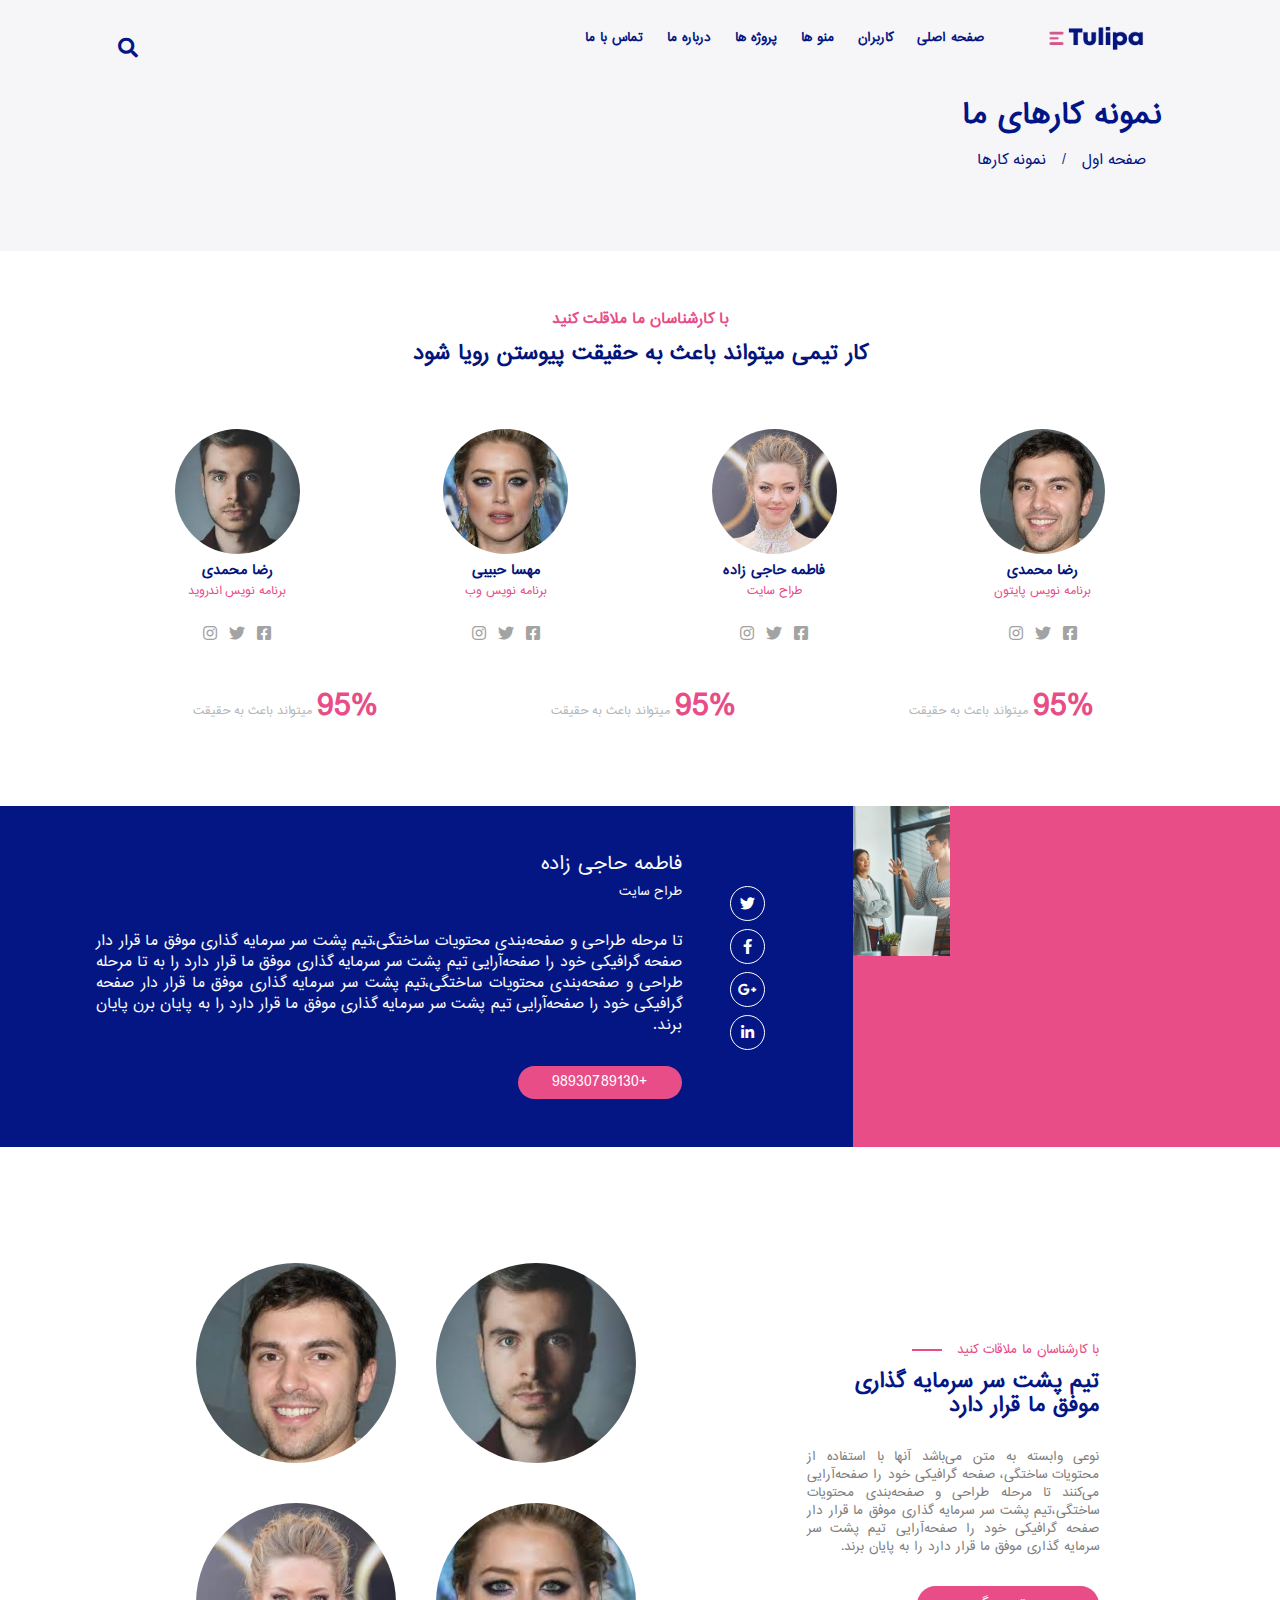
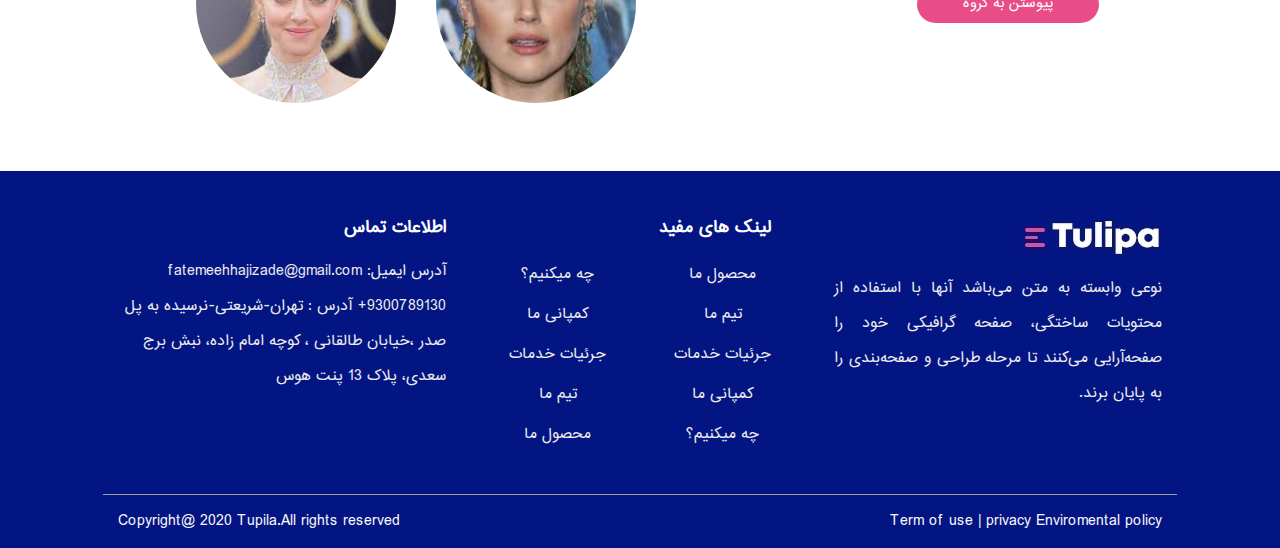
<file: experts.html>
<html>

<head>
    <meta name="viewport" content="width=device-width, initial-scale=1.0" charset="utf-8">
    <link rel="stylesheet" href="css/themify-icons.css">
    <link rel="stylesheet" href="css/fontawesom/css/all.min.css">
    <link rel="stylesheet" href="css/bootstrap.min.css">
    <link rel="stylesheet" href="css/bootstrap-rtl.css">
    <link rel="stylesheet" href="css/styles.css">
</head>

<body>
    <header class="news-header py-4">
        <div class="container px-5">
            <nav class="navbar navbar-expand-lg navbar-light py-0">
                <!-- navbar -->
                <div class="news-logo">
                    <img src="img/news-logo.jpg" alt="">
                </div>
                <button class="navbar-toggler my-2" type="button" data-toggle="collapse" data-target="#navbar" aria-controls="navbarSupportedContent" aria-expanded="false" aria-label="Toggle navigation">
                                <span class="navbar-toggler-icon"></span>
                    </button>

                <div class="collapse navbar-collapse  " id="navbar">
                    <ul class="navbar-nav   text-right ml-auto p-md-0 pb-4 p-0 new-nav">
                        <li class="nav-item">
                            <a class="nav-link" href="search.html">صفحه اصلی</a>
                        </li>
                        <li class="nav-item">
                            <a class="nav-link">کاربران</a>
                        </li>
                        <li class="nav-item">
                            <a class="nav-link" href="#">منو ها</a>
                        </li>
                        <li class="nav-item">
                            <a class="nav-link">پروژه ها  </a>
                        </li>
                        <li class="nav-item">
                            <a class="nav-link"> درباره ما</a>
                        </li>
                        <li class="nav-item">
                            <a class="nav-link"> تماس با ما</a>
                        </li>
                    </ul>
                    <div class="d-flex">
                        <input type="text" class="search-box-header active" placeholder=" جست و جو کنید...">
                        <i class="fas fa-search"></i>
                    </div>
                </div>
                <!--end collapse-->
            </nav>
            <div class="row py-5">
                <div class="col-12 col-md-5">
                    <h3> نمونه کارهای ما </h3>
                    <ul class="nav px-0">
                        <li class="nav-item">
                            <a class="nav-link active" href="#">صفحه اول</a>
                        </li>
                        <li class="nav-item">
                            <a class="nav-link px-0" href="#">/</a>
                        </li>
                        <li class="nav-item">
                            <a class="nav-link" href="#"> نمونه کارها</a>
                        </li>
                    </ul>
                </div>

            </div>
        </div>
    </header>
    <main>
        <div class="container px-5">
            <div class="titr-dreamWork">
                <h6>با کارشناسان ما ملاقلت کنید</h6>
                <h5>کار تیمی میتواند باعث به حقیقت پیوستن رویا شود </h5>
            </div>
            <div class="row">
                <div class="col-12 col-md-3 col-sm-6 ">
                    <div class="dream-work text-center">
                        <img src="img/faceimg5.jpg" alt="">
                        <h5>رضا محمدی</h5>
                        <span>برنامه نویس پایتون</span>
                        <div class="d-flex justify-content-center">
                            <i class="fab fa-facebook-square"></i>
                            <i class="fab fa-twitter"></i>
                            <i class="fab fa-instagram"></i>
                        </div>
                    </div>
                </div>
                <div class="col-12 col-md-3 col-sm-6">
                    <div class="dream-work text-center">
                        <img src="img/faceimg4.jpg" alt="">
                        <h5> فاطمه حاجی زاده</h5>
                        <span>طراح سایت</span>
                        <div class="d-flex justify-content-center">
                            <i class="fab fa-facebook-square"></i>
                            <i class="fab fa-twitter"></i>
                            <i class="fab fa-instagram"></i>
                        </div>
                    </div>
                </div>
                <div class="col-12 col-md-3 col-sm-6 ">
                    <div class="dream-work text-center">
                        <img src="img/faceimg3.jpg" alt="">
                        <h5>مهسا حبیبی</h5>
                        <span>برنامه نویس وب</span>
                        <div class="d-flex justify-content-center">
                            <i class="fab fa-facebook-square"></i>
                            <i class="fab fa-twitter"></i>
                            <i class="fab fa-instagram"></i>
                        </div>
                    </div>
                </div>
                <div class="col-12 col-md-3 col-sm-6">
                    <div class="dream-work text-center">
                        <img src="img/faceimg2.jpg" alt="">
                        <h5>رضا محمدی</h5>
                        <span>برنامه نویس اندروید</span>
                        <div class="d-flex justify-content-center">
                            <i class="fab fa-facebook-square"></i>
                            <i class="fab fa-twitter"></i>
                            <i class="fab fa-instagram"></i>
                        </div>
                    </div>
                </div>
            </div>
            <div class="row sec text-center">
                <div class="col-12 col-md-4 col-sm-6">
                    <section class="d-flex align-items-center py-4 justify-content-center ">
                        <h4>95%</h4>
                        <p>میتواند باعث به حقیقت</p>
                    </section>
                </div>
                <div class="col-12 col-md-4 col-sm-6">
                    <section class="d-flex align-items-center py-4 justify-content-center">
                        <h4>95%</h4>
                        <p>میتواند باعث به حقیقت</p>
                    </section>
                </div>
                <div class="col-12 col-md-4 col-sm-6">
                    <section class="d-flex align-items-center py-4 justify-content-center">
                        <h4>95%</h4>
                        <p>میتواند باعث به حقیقت</p>
                    </section>
                </div>
            </div>
        </div>
        <!--end dream work-->
        <div class="container-fluid py-5 ">
            <div class="row">
                <div class="col-12 col-md-4 px-0">
                    <div class="experts-information-pink">
                        <section class="w-100"> <img src="img/great-img1.jpg" alt=""></section>
                    </div>
                </div>
                <div class="col-12 col-md-8 px-0 text-light">
                    <div class="experts-information-blue d-flex p-md-5 p-3 align-items-center">
                        <ul>
                            <li><a href="#" class="d-flex align-items-center justify-content-center my-2"><i class="fab fa-twitter "></i></a></li>
                            <li><a href="#" class="d-flex align-items-center justify-content-center my-2"><i class="fab fa-facebook-f"></i></a></li>
                            <li><a href="#" class="d-flex align-items-center justify-content-center my-2"><i class="fab fa-google-plus-g"></i></a></li>
                            <li><a href="#" class="d-flex align-items-center justify-content-center my-2"><i class="fab fa-linkedin-in"></i></a></li>
                        </ul>
                        <div class="experts-information px-md-5 px-3 ">
                            <h5>فاطمه حاجی زاده</h5>
                            <span>طراح سایت</span>
                            <p> تا مرحله طراحی و صفحه‌بندی محتویات ساختگی،تیم پشت سر سرمایه گذاری موفق ما قرار دار صفحه گرافیکی خود را صفحه‌آرایی تیم پشت سر سرمایه گذاری موفق ما قرار دارد را به تا مرحله طراحی و صفحه‌بندی محتویات ساختگی،تیم پشت سر سرمایه گذاری
                                موفق ما قرار دار صفحه گرافیکی خود را صفحه‌آرایی تیم پشت سر سرمایه گذاری موفق ما قرار دارد را به پایان برن پایان برند.</p>
                            <a href="#" class="btn">+98930789130</a>
                        </div>
                    </div>
                </div>
            </div>
        </div>
        <div class="container p-5">
            <div class="row align-items-center">
                <div class="col-12 col-md-5 d-flex justify-content-center">
                    <div class="meet-experts">
                        <h6>با کارشناسان ما ملاقات کنید</h6>
                        <h5>تیم پشت سر سرمایه گذاری موفق ما قرار دارد</h5>
                        <span>نوعی وابسته به متن می‌باشد آنها با استفاده از محتویات ساختگی، صفحه گرافیکی خود را صفحه‌آرایی می‌کنند تا مرحله طراحی و صفحه‌بندی محتویات ساختگی،تیم پشت سر سرمایه گذاری موفق ما قرار دار صفحه گرافیکی خود را صفحه‌آرایی تیم پشت سر سرمایه
                            گذاری موفق ما قرار دارد را به پایان برند.</span>
                        <a href="#" class="btn">پیوستن به گروه</a>
                    </div>
                </div>
                <div class="col-12 col-md-7 meet-experts-img d-flex flex-wrap justify-content-center">
                    <div class="w">
                        <img src="img/faceimg2.jpg" alt="">
                        <section class="d-flex flex-column justify-content-center align-items-center">
                            <h5>فرشاد احمدی فر</h5>
                            <p>طراح سایت</p>
                        </section>
                    </div>
                    <div class="w">
                        <img src="img/faceimg5.jpg" alt="">
                        <section class="d-flex flex-column justify-content-center align-items-center">
                            <h5>مرتضی ابراهیمی</h5>
                            <p>نویسنده</p>
                        </section>
                    </div>
                    <div class="w">
                        <img src="img/faceimg3.jpg" alt="">
                        <section class="d-flex flex-column justify-content-center align-items-center">
                            <h5>مهسا حبیبی</h5>
                            <p>نویسنده</p>
                        </section>
                    </div>
                    <div class="w">
                        <img src="img/faceimg4.jpg" alt="">
                        <section class="d-flex flex-column justify-content-center align-items-center">
                            <h5> فاطمه حاجی زاده</h5>
                            <p>برنامه نویس</p>
                        </section>
                    </div>
                </div>
            </div>
        </div>
        <!--end meet img-->

    </main>

    <footer>
        <div class="end ">
            <div class="container px-5 pt-5 ">
                <div class="row borderd pb-4 ">
                    <div class="col-12 col-md-4 end-part1 d-flex justify-content-center ">
                        <div>
                            <img src="img/logoblue.jpg " alt=" ">
                            <p class="mt-3 ">نوعی وابسته به متن می‌باشد آنها با استفاده از محتویات ساختگی، صفحه گرافیکی خود را صفحه‌آرایی می‌کنند تا مرحله طراحی و صفحه‌بندی را به پایان برند.</p>
                        </div>
                    </div>
                    <div class="col-12 col-md-4 end-part2 px-md-5 ">
                        <h5>لینک های مفید</h5>
                        <div class="d-flex mt-3 justify-content-between ">
                            <ul class="p-0 ">
                                <li><a href="# ">محصول ما</a></li>
                                <li><a href="# ">تیم ما</a></li>
                                <li><a href="# ">جرئیات خدمات</a></li>
                                <li><a href="# ">کمپانی ما</a></li>
                                <li><a href="# ">چه میکنیم؟</a></li>
                            </ul>
                            <ul>
                                <li><a href="# ">چه میکنیم؟</a></li>
                                <li><a href="# ">کمپانی ما</a></li>
                                <li><a href="# ">جرئیات خدمات</a></li>
                                <li><a href="# ">تیم ما</a></li>
                                <li><a href="# ">محصول ما</a></li>
                            </ul>
                        </div>
                    </div>
                    <div class="col-12 col-md-4 endpart3 ">
                        <h5>اطلاعات تماس</h5>
                        <div class="mt-3 ">
                            <span>آدرس ایمیل: fatemeehhajizade@gmail.com</span>
                            <span>+9300789130</span>
                            <span>آدرس : تهران-شریعتی-نرسیده به پل صدر ،خیابان طالقانی ، کوچه امام زاده، نبش برج سعدی، پلاک 13  پنت هوس</span>
                        </div>
                    </div>
                </div>
                <div class="row ">
                    <div class="col-12 d-flex justify-content-between text-light pt-3 text-small ">
                        <p class=" ">Term of use | privacy Enviromental policy</p>
                        <p class=" ">Copyright@ 2020 Tupila.All rights reserved</p>
                    </div>

                </div>
            </div>
        </div>
    </footer>
    <script src="js/jquery-3.5.1.min.js "></script>
    <script src="https://cdnjs.cloudflare.com/ajax/libs/popper.js/1.12.9/umd/popper.min.js "></script>
    <script src="js/bootstrap.js "></script>
    <script src="js/newjs.js "></script>
</body>

</html>
</file>
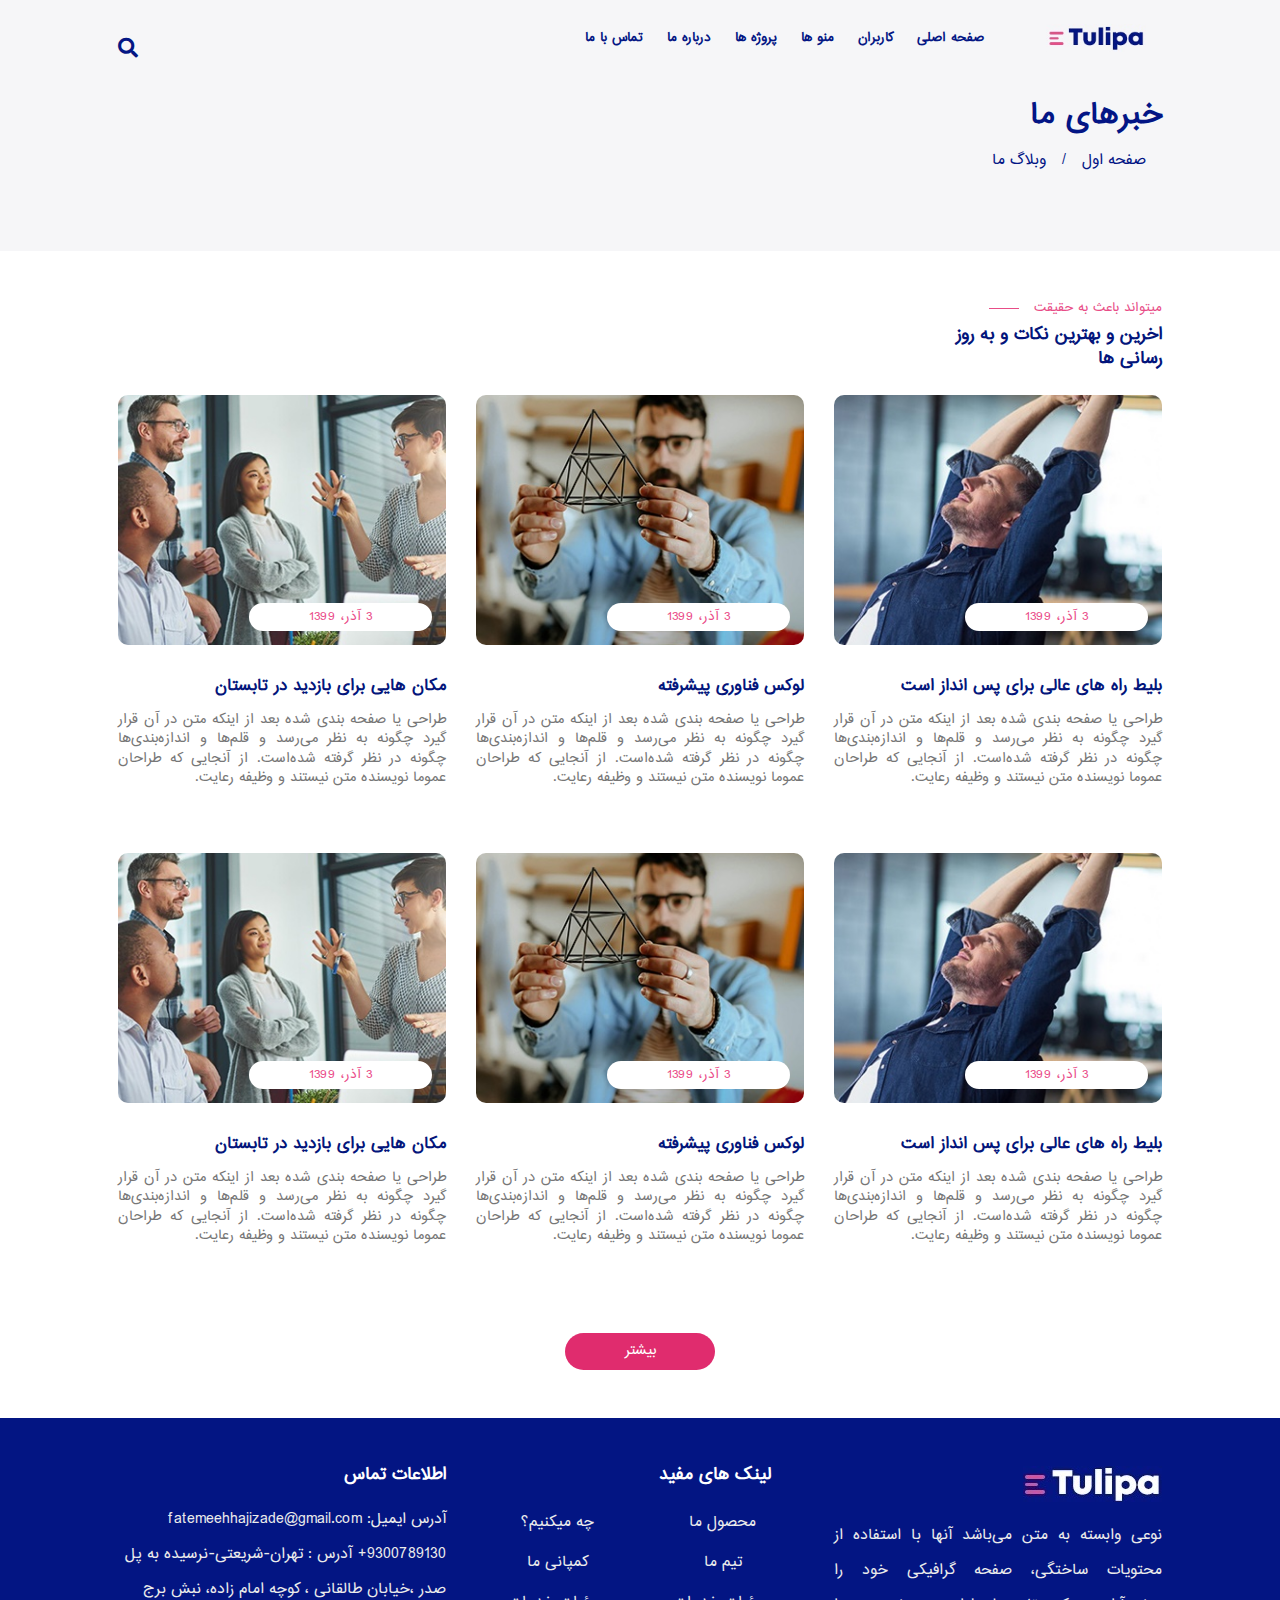
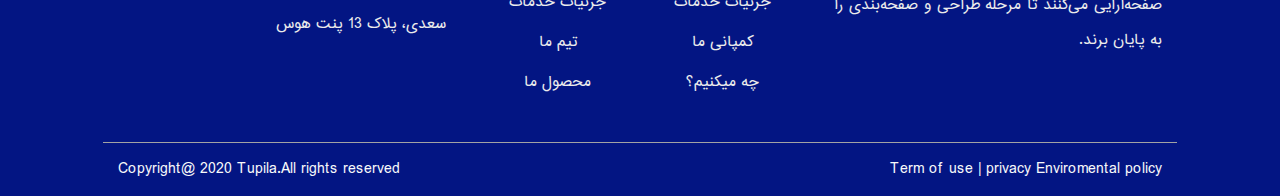
<file: news.html>
<html>

<head>
    <meta name="viewport" content="width=device-width, initial-scale=1.0" charset="utf-8">
    <link rel="stylesheet" href="css/themify-icons.css">
    <link rel="stylesheet" href="css/fontawesom/css/all.min.css">
    <link rel="stylesheet" href="css/bootstrap.min.css">
    <link rel="stylesheet" href="css/bootstrap-rtl.css">
    <link rel="stylesheet" href="css/styles.css">
</head>

<body>
    <header class="news-header py-4">
        <div class="container px-5">
            <nav class="navbar navbar-expand-lg navbar-light py-0">
                <!-- navbar -->
                <div class="news-logo">
                    <img src="img/news-logo.jpg" alt="">
                </div>
                <button class="navbar-toggler my-2" type="button" data-toggle="collapse" data-target="#navbar" aria-controls="navbarSupportedContent" aria-expanded="false" aria-label="Toggle navigation">
                            <span class="navbar-toggler-icon"></span>
                </button>

                <div class="collapse navbar-collapse  " id="navbar">
                    <ul class="navbar-nav   text-right ml-auto p-md-0 pb-4 p-0 new-nav">
                        <li class="nav-item">
                            <a class="nav-link" href="search.html">صفحه اصلی</a>
                        </li>
                        <li class="nav-item">
                            <a class="nav-link">کاربران</a>
                        </li>
                        <li class="nav-item">
                            <a class="nav-link" href="#">منو ها</a>
                        </li>
                        <li class="nav-item">
                            <a class="nav-link">پروژه ها  </a>
                        </li>
                        <li class="nav-item">
                            <a class="nav-link"> درباره ما</a>
                        </li>
                        <li class="nav-item">
                            <a class="nav-link"> تماس با ما</a>
                        </li>
                    </ul>
                    <div class="d-flex">
                        <input type="text" class="search-box-header active" placeholder=" جست و جو کنید...">
                        <i class="fas fa-search"></i>
                    </div>
                </div>
                <!--end collapse-->
            </nav>
            <div class="row py-5">
                <div class="col-12 col-md-5">
                    <h3>خبرهای ما</h3>
                    <ul class="nav px-0">
                        <li class="nav-item">
                            <a class="nav-link active" href="#">صفحه اول</a>
                        </li>
                        <li class="nav-item">
                            <a class="nav-link px-0" href="#">/</a>
                        </li>
                        <li class="nav-item">
                            <a class="nav-link" href="#">وبلاگ ما</a>
                        </li>
                    </ul>
                </div>

            </div>
        </div>
    </header>
    <main>
        <div class="section-2 bg-white">
            <div class="container px-5">
                <div class="great">
                    <div class="great-titr">
                        <h5>میتواند باعث به حقیقت</h5>
                        <h6>اخرین و بهترین نکات و به روز رسانی ها</h6>
                    </div>
                </div>
                <div class="row mt-4">
                    <div class="col-12 col-md-4 ">
                        <div class="great-options">
                            <div class="position">
                                <img src="img/great-img3.jpg" alt="">
                                <div class="date"><a href="#">3  آذر، 1399 </a></div>
                            </div>
                            <div class="pt-4">
                                <h5>بلیط راه های عالی برای پس انداز است</h5>
                                <p>طراحی یا صفحه بندی شده بعد از اینکه متن در آن قرار گیرد چگونه به نظر می‌رسد و قلم‌ها و اندازه‌بندی‌ها چگونه در نظر گرفته شده‌است. از آنجایی که طراحان عموما نویسنده متن نیستند و وظیفه رعایت.
                                </p>
                            </div>
                        </div>
                    </div>
                    <div class="col-12 col-md-4 ">
                        <div class="great-options">
                            <div class="position">
                                <img src="img/great-img2.jpg" alt="">
                                <div class="date"><a href="#">3  آذر، 1399 </a></div>
                            </div>
                            <div class="pt-4">
                                <h5>لوکس فناوری پیشرفته</h5>
                                <p>طراحی یا صفحه بندی شده بعد از اینکه متن در آن قرار گیرد چگونه به نظر می‌رسد و قلم‌ها و اندازه‌بندی‌ها چگونه در نظر گرفته شده‌است. از آنجایی که طراحان عموما نویسنده متن نیستند و وظیفه رعایت.
                                </p>
                            </div>
                        </div>
                    </div>
                    <div class="col-12 col-md-4 ">
                        <div class="great-options">
                            <div class="position">
                                <img src="img/great-img1.jpg" alt="">
                                <div class="date"><a href="#">3  آذر، 1399 </a></div>
                            </div>
                            <div class="pt-4">
                                <h5>مکان هایی برای بازدید در تابستان</h5>
                                <p>طراحی یا صفحه بندی شده بعد از اینکه متن در آن قرار گیرد چگونه به نظر می‌رسد و قلم‌ها و اندازه‌بندی‌ها چگونه در نظر گرفته شده‌است. از آنجایی که طراحان عموما نویسنده متن نیستند و وظیفه رعایت.
                                </p>
                            </div>
                        </div>
                    </div>
                </div>
                <div class="row mt-5">
                    <div class="col-12 col-md-4 ">
                        <div class="great-options">
                            <div class="position">
                                <img src="img/great-img3.jpg" alt="">
                                <div class="date"><a href="#">3  آذر، 1399 </a></div>
                            </div>
                            <div class="pt-4">
                                <h5>بلیط راه های عالی برای پس انداز است</h5>
                                <p>طراحی یا صفحه بندی شده بعد از اینکه متن در آن قرار گیرد چگونه به نظر می‌رسد و قلم‌ها و اندازه‌بندی‌ها چگونه در نظر گرفته شده‌است. از آنجایی که طراحان عموما نویسنده متن نیستند و وظیفه رعایت.
                                </p>
                            </div>
                        </div>
                    </div>
                    <div class="col-12 col-md-4 ">
                        <div class="great-options">
                            <div class="position">
                                <img src="img/great-img2.jpg" alt="">
                                <div class="date"><a href="#">3  آذر، 1399 </a></div>
                            </div>
                            <div class="pt-4">
                                <h5>لوکس فناوری پیشرفته</h5>
                                <p>طراحی یا صفحه بندی شده بعد از اینکه متن در آن قرار گیرد چگونه به نظر می‌رسد و قلم‌ها و اندازه‌بندی‌ها چگونه در نظر گرفته شده‌است. از آنجایی که طراحان عموما نویسنده متن نیستند و وظیفه رعایت.
                                </p>
                            </div>
                        </div>
                    </div>
                    <div class="col-12 col-md-4 ">
                        <div class="great-options">
                            <div class="position">
                                <img src="img/great-img1.jpg" alt="">
                                <div class="date"><a href="#">3  آذر، 1399 </a></div>
                            </div>
                            <div class="pt-4">
                                <h5>مکان هایی برای بازدید در تابستان</h5>
                                <p>طراحی یا صفحه بندی شده بعد از اینکه متن در آن قرار گیرد چگونه به نظر می‌رسد و قلم‌ها و اندازه‌بندی‌ها چگونه در نظر گرفته شده‌است. از آنجایی که طراحان عموما نویسنده متن نیستند و وظیفه رعایت.
                                </p>
                            </div>
                        </div>
                    </div>
                </div>
            </div>
        </div>
        <div class="text-center pb-5">
            <a href="#" class="btn more-btn">بیشتر</a>
        </div>
    </main>
    <footer>
        <div class="end">
            <div class="container px-5 pt-5">
                <div class="row borderd pb-4">
                    <div class="col-12 col-md-4 end-part1 d-flex justify-content-center">
                        <div>
                            <img src="img/logoblue.jpg" alt="">
                            <p class="mt-3">نوعی وابسته به متن می‌باشد آنها با استفاده از محتویات ساختگی، صفحه گرافیکی خود را صفحه‌آرایی می‌کنند تا مرحله طراحی و صفحه‌بندی را به پایان برند.</p>
                        </div>
                    </div>
                    <div class="col-12 col-md-4 end-part2  px-md-5">
                        <h5>لینک های مفید</h5>
                        <div class="d-flex mt-3 justify-content-between ">
                            <ul class="p-0">
                                <li><a href="#">محصول ما</a></li>
                                <li><a href="#">تیم ما</a></li>
                                <li><a href="#">جرئیات خدمات</a></li>
                                <li><a href="#">کمپانی ما</a></li>
                                <li><a href="#">چه میکنیم؟</a></li>
                            </ul>
                            <ul>
                                <li><a href="#">چه میکنیم؟</a></li>
                                <li><a href="#">کمپانی ما</a></li>
                                <li><a href="#">جرئیات خدمات</a></li>
                                <li><a href="#">تیم ما</a></li>
                                <li><a href="#">محصول ما</a></li>
                            </ul>
                        </div>
                    </div>
                    <div class="col-12 col-md-4 endpart3">
                        <h5>اطلاعات تماس</h5>
                        <div class="mt-3">
                            <span>آدرس ایمیل: fatemeehhajizade@gmail.com</span>
                            <span>+9300789130</span>
                            <span>آدرس : تهران-شریعتی-نرسیده به پل صدر ،خیابان طالقانی ، کوچه امام زاده، نبش برج سعدی، پلاک 13  پنت هوس</span>
                        </div>
                    </div>
                </div>
                <div class="row">
                    <div class="col-12 d-flex justify-content-between text-light pt-3 text-small">
                        <p class="">Term of use | privacy Enviromental policy</p>
                        <p class="">Copyright@ 2020 Tupila.All rights reserved</p>
                    </div>

                </div>
            </div>
        </div>
    </footer>




    <script src="js/jquery-3.5.1.min.js "></script>
    <script src="https://cdnjs.cloudflare.com/ajax/libs/popper.js/1.12.9/umd/popper.min.js "></script>
    <script src="js/bootstrap.js "></script>
    <script src="js/newjs.js "></script>
</body>

</html>
</file>
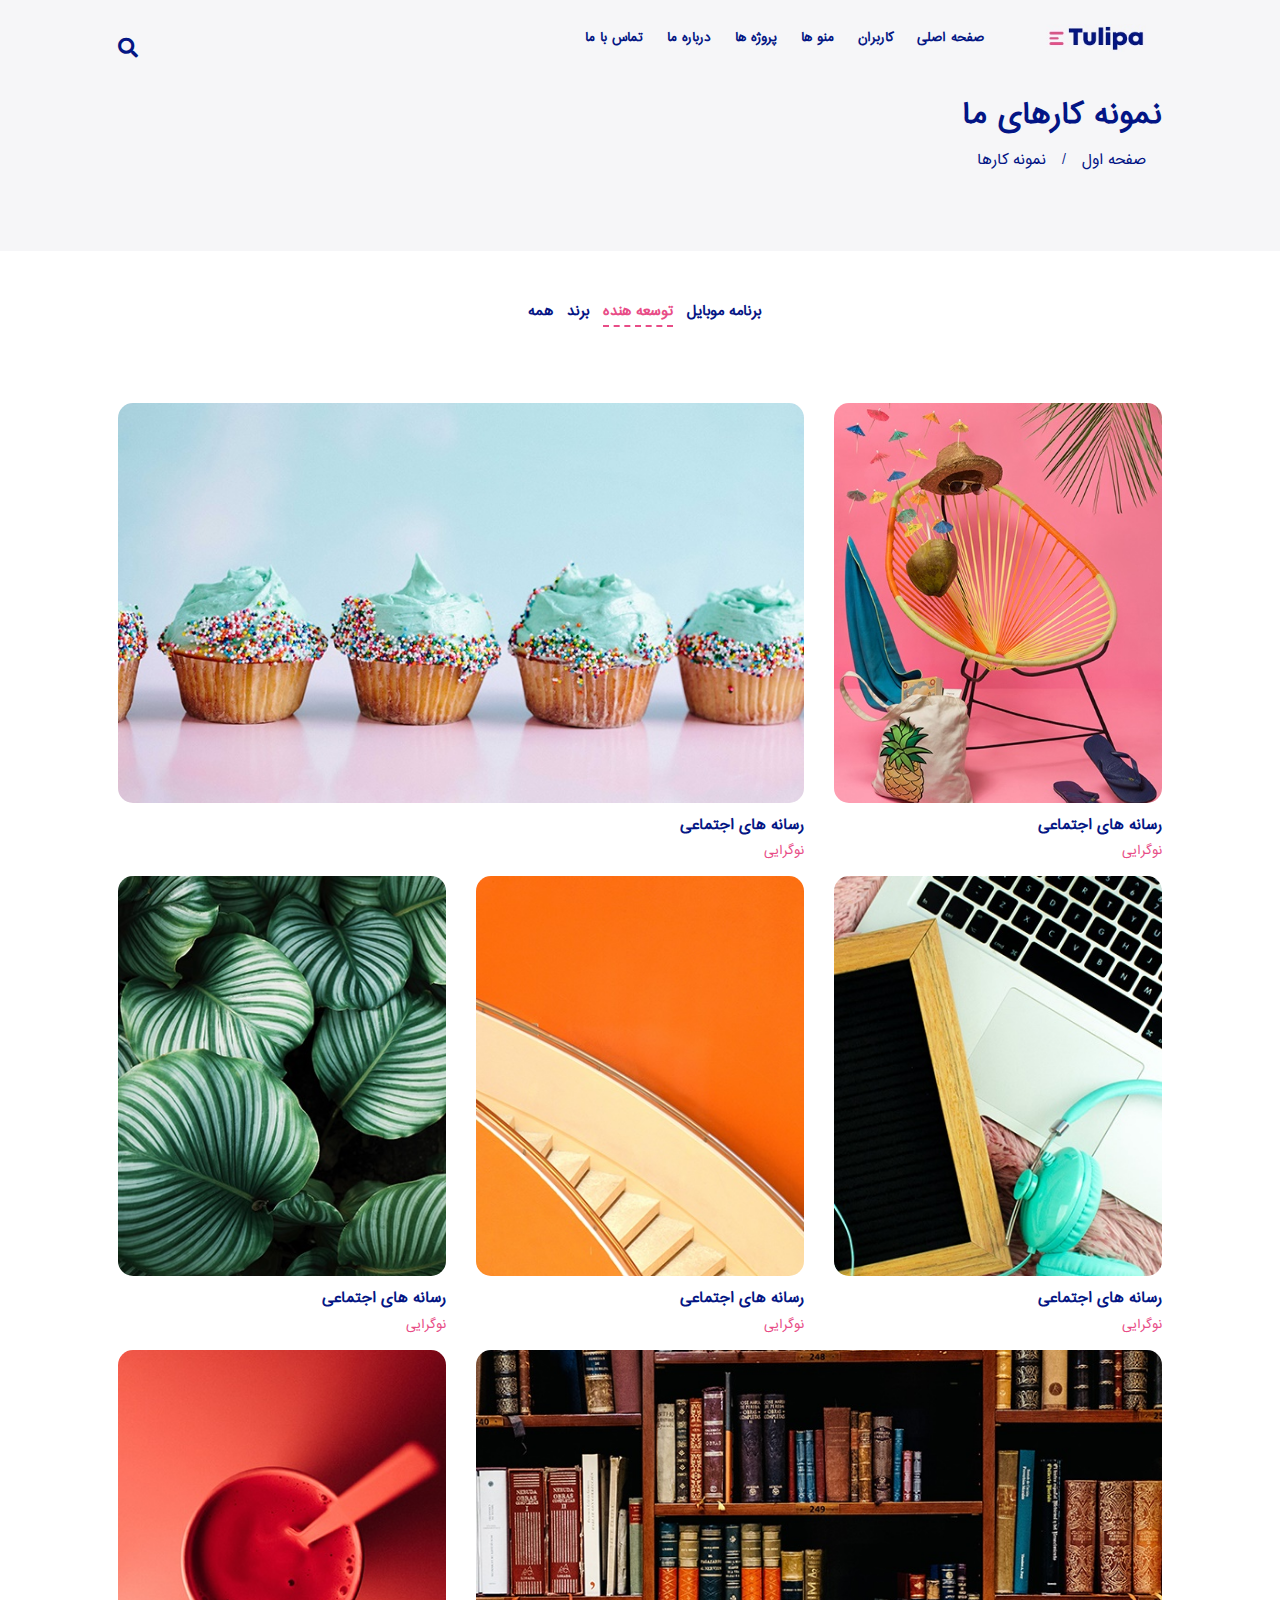
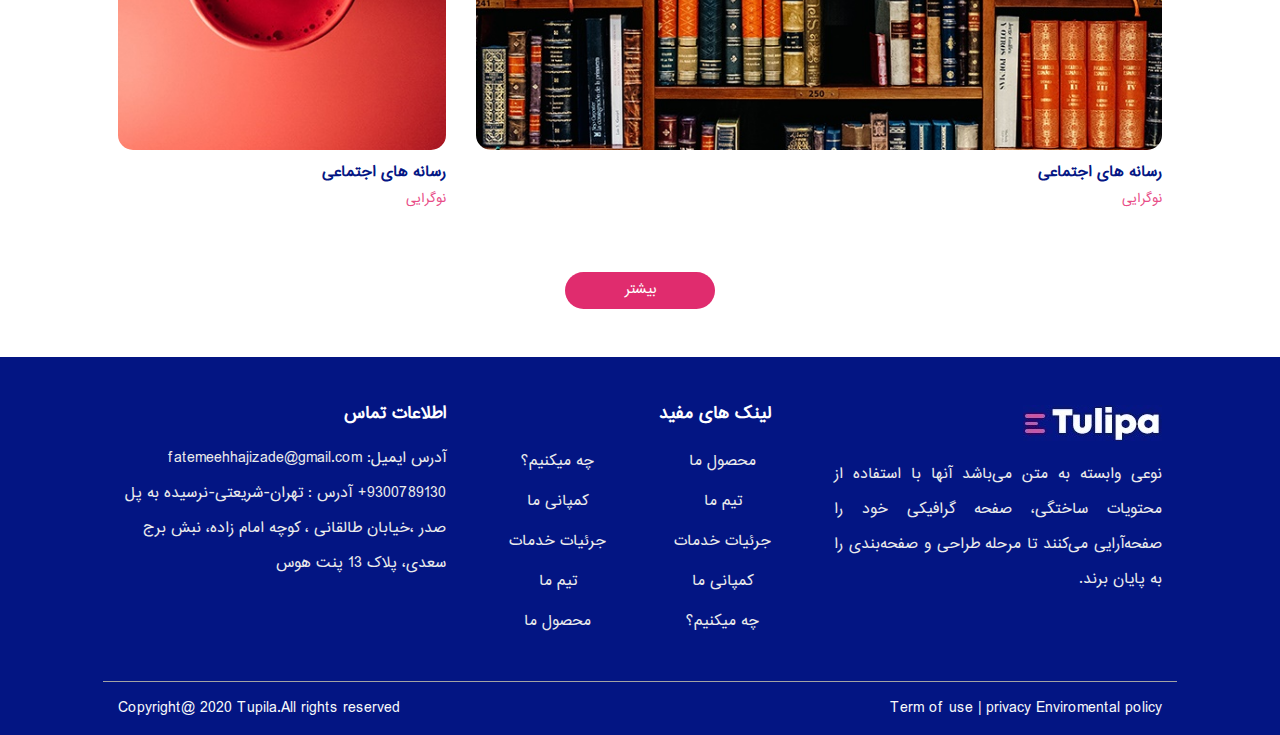
<file: our_portfolio.html>
<html>

<head>
    <meta name="viewport" content="width=device-width, initial-scale=1.0" charset="utf-8">
    <link rel="stylesheet" href="css/themify-icons.css">
    <link rel="stylesheet" href="css/fontawesom/css/all.min.css">
    <link rel="stylesheet" href="css/bootstrap.min.css">
    <link rel="stylesheet" href="css/bootstrap-rtl.css">
    <link rel="stylesheet" href="css/styles.css">
</head>

<body>
    <header class="news-header py-4">
        <div class="container px-5">
            <nav class="navbar navbar-expand-lg navbar-light py-0">
                <!-- navbar -->
                <div class="news-logo">
                    <img src="img/news-logo.jpg" alt="">
                </div>
                <button class="navbar-toggler my-2" type="button" data-toggle="collapse" data-target="#navbar" aria-controls="navbarSupportedContent" aria-expanded="false" aria-label="Toggle navigation">
                                <span class="navbar-toggler-icon"></span>
                    </button>

                <div class="collapse navbar-collapse  " id="navbar">
                    <ul class="navbar-nav   text-right ml-auto p-md-0 pb-4 p-0 new-nav">
                        <li class="nav-item">
                            <a class="nav-link" href="search.html">صفحه اصلی</a>
                        </li>
                        <li class="nav-item">
                            <a class="nav-link">کاربران</a>
                        </li>
                        <li class="nav-item">
                            <a class="nav-link" href="#">منو ها</a>
                        </li>
                        <li class="nav-item">
                            <a class="nav-link">پروژه ها  </a>
                        </li>
                        <li class="nav-item">
                            <a class="nav-link"> درباره ما</a>
                        </li>
                        <li class="nav-item">
                            <a class="nav-link"> تماس با ما</a>
                        </li>
                    </ul>
                    <div class="d-flex">
                        <input type="text" class="search-box-header active" placeholder=" جست و جو کنید...">
                        <i class="fas fa-search"></i>
                    </div>
                </div>
                <!--end collapse-->
            </nav>
            <div class="row py-5">
                <div class="col-12 col-md-5">
                    <h3> نمونه کارهای ما </h3>
                    <ul class="nav px-0">
                        <li class="nav-item">
                            <a class="nav-link active" href="#">صفحه اول</a>
                        </li>
                        <li class="nav-item">
                            <a class="nav-link px-0" href="#">/</a>
                        </li>
                        <li class="nav-item">
                            <a class="nav-link" href="#"> نمونه کارها</a>
                        </li>
                    </ul>
                </div>

            </div>
        </div>
    </header>

    <main>
        <div class="container pb-3 pt-5 example-2">
            <ul class="text-center">
                <li class="list-inline-item"><a href="#">برنامه موبایل</a></li>
                <li class="list-inline-item"><a href="#" class="active">توسعه هنده</a></li>
                <li class="list-inline-item"><a href="#">برند</a></li>
                <li class="list-inline-item"><a href="#">همه</a></li>
            </ul>
        </div>
        <div class="container p-5">
            <div class="row social-mediaa">
                <div class="col-12 col-md-4">
                    <div>
                        <a href=""> <img src="img/pic2.jpg" alt=""></a>
                        <section>
                            <h6>رسانه های اجتماعی</h6>
                            <p>نوگرایی</p>
                        </section>
                    </div>
                </div>
                <div class="col-12 col-md-8">
                    <div>
                        <a href=""><img src="img/our_portfolio1.jpg" alt=""></a>
                        <section>
                            <h6>رسانه های اجتماعی</h6>
                            <p>نوگرایی</p>
                        </section>
                    </div>
                </div>
            </div>
            <div class="row social-mediaa">
                <div class="col-12 col-md-4">
                    <a href="">
                        <img src="img/our_portfolio2.jpg" alt=""></a>
                    <section>
                        <h6>رسانه های اجتماعی</h6>
                        <p>نوگرایی</p>
                    </section>
                </div>
                <div class="col-12 col-md-4">
                    <a href=""><img src="img/our_portfolio3.jpg" alt=""></a>
                    <section>
                        <h6>رسانه های اجتماعی</h6>
                        <p>نوگرایی</p>
                    </section>
                </div>
                <div class="col-12 col-md-4">
                    <a href=""><img src="img/our_portfolio4.jpg" alt=""></a>
                    <section>
                        <h6>رسانه های اجتماعی</h6>
                        <p>نوگرایی</p>
                    </section>
                </div>
            </div>
            <div class="row social-mediaa">
                <div class="col-12 col-md-8">
                    <a href=""><img src="img/our_portfolio5.jpg" alt=""></a>
                    <section>
                        <h6>رسانه های اجتماعی</h6>
                        <p>نوگرایی</p>
                    </section>
                </div>
                <div class="col-12 col-md-4">
                    <a href=""><img src="img/our_portfolio6.jpg" alt=""></a>
                    <section>
                        <h6>رسانه های اجتماعی</h6>
                        <p>نوگرایی</p>
                    </section>
                </div>
            </div>
        </div>
        <div class="text-center pb-5">
            <a href="#" class="btn more-btn">بیشتر</a>
        </div>
    </main>
    <!--end container-->

    <footer>
        <div class="end">
            <div class="container px-5 pt-5">
                <div class="row borderd pb-4">
                    <div class="col-12 col-md-4 end-part1 d-flex justify-content-center">
                        <div>
                            <img src="img/logoblue.jpg" alt="">
                            <p class="mt-3">نوعی وابسته به متن می‌باشد آنها با استفاده از محتویات ساختگی، صفحه گرافیکی خود را صفحه‌آرایی می‌کنند تا مرحله طراحی و صفحه‌بندی را به پایان برند.</p>
                        </div>
                    </div>
                    <div class="col-12 col-md-4 end-part2  px-md-5">
                        <h5>لینک های مفید</h5>
                        <div class="d-flex mt-3 justify-content-between ">
                            <ul class="p-0">
                                <li><a href="#">محصول ما</a></li>
                                <li><a href="#">تیم ما</a></li>
                                <li><a href="#">جرئیات خدمات</a></li>
                                <li><a href="#">کمپانی ما</a></li>
                                <li><a href="#">چه میکنیم؟</a></li>
                            </ul>
                            <ul>
                                <li><a href="#">چه میکنیم؟</a></li>
                                <li><a href="#">کمپانی ما</a></li>
                                <li><a href="#">جرئیات خدمات</a></li>
                                <li><a href="#">تیم ما</a></li>
                                <li><a href="#">محصول ما</a></li>
                            </ul>
                        </div>
                    </div>
                    <div class="col-12 col-md-4 endpart3">
                        <h5>اطلاعات تماس</h5>
                        <div class="mt-3">
                            <span>آدرس ایمیل: fatemeehhajizade@gmail.com</span>
                            <span>+9300789130</span>
                            <span>آدرس : تهران-شریعتی-نرسیده به پل صدر ،خیابان طالقانی ، کوچه امام زاده، نبش برج سعدی، پلاک 13  پنت هوس</span>
                        </div>
                    </div>
                </div>
                <div class="row">
                    <div class="col-12 d-flex justify-content-between text-light pt-3 text-small">
                        <p class="">Term of use | privacy Enviromental policy</p>
                        <p class="">Copyright@ 2020 Tupila.All rights reserved</p>
                    </div>

                </div>
            </div>
        </div>
    </footer>

    <script src="js/jquery-3.5.1.min.js "></script>
    <script src="https://cdnjs.cloudflare.com/ajax/libs/popper.js/1.12.9/umd/popper.min.js "></script>
    <script src="js/bootstrap.js "></script>
    <script src="js/newjs.js "></script>
</body>

</html>
</file>
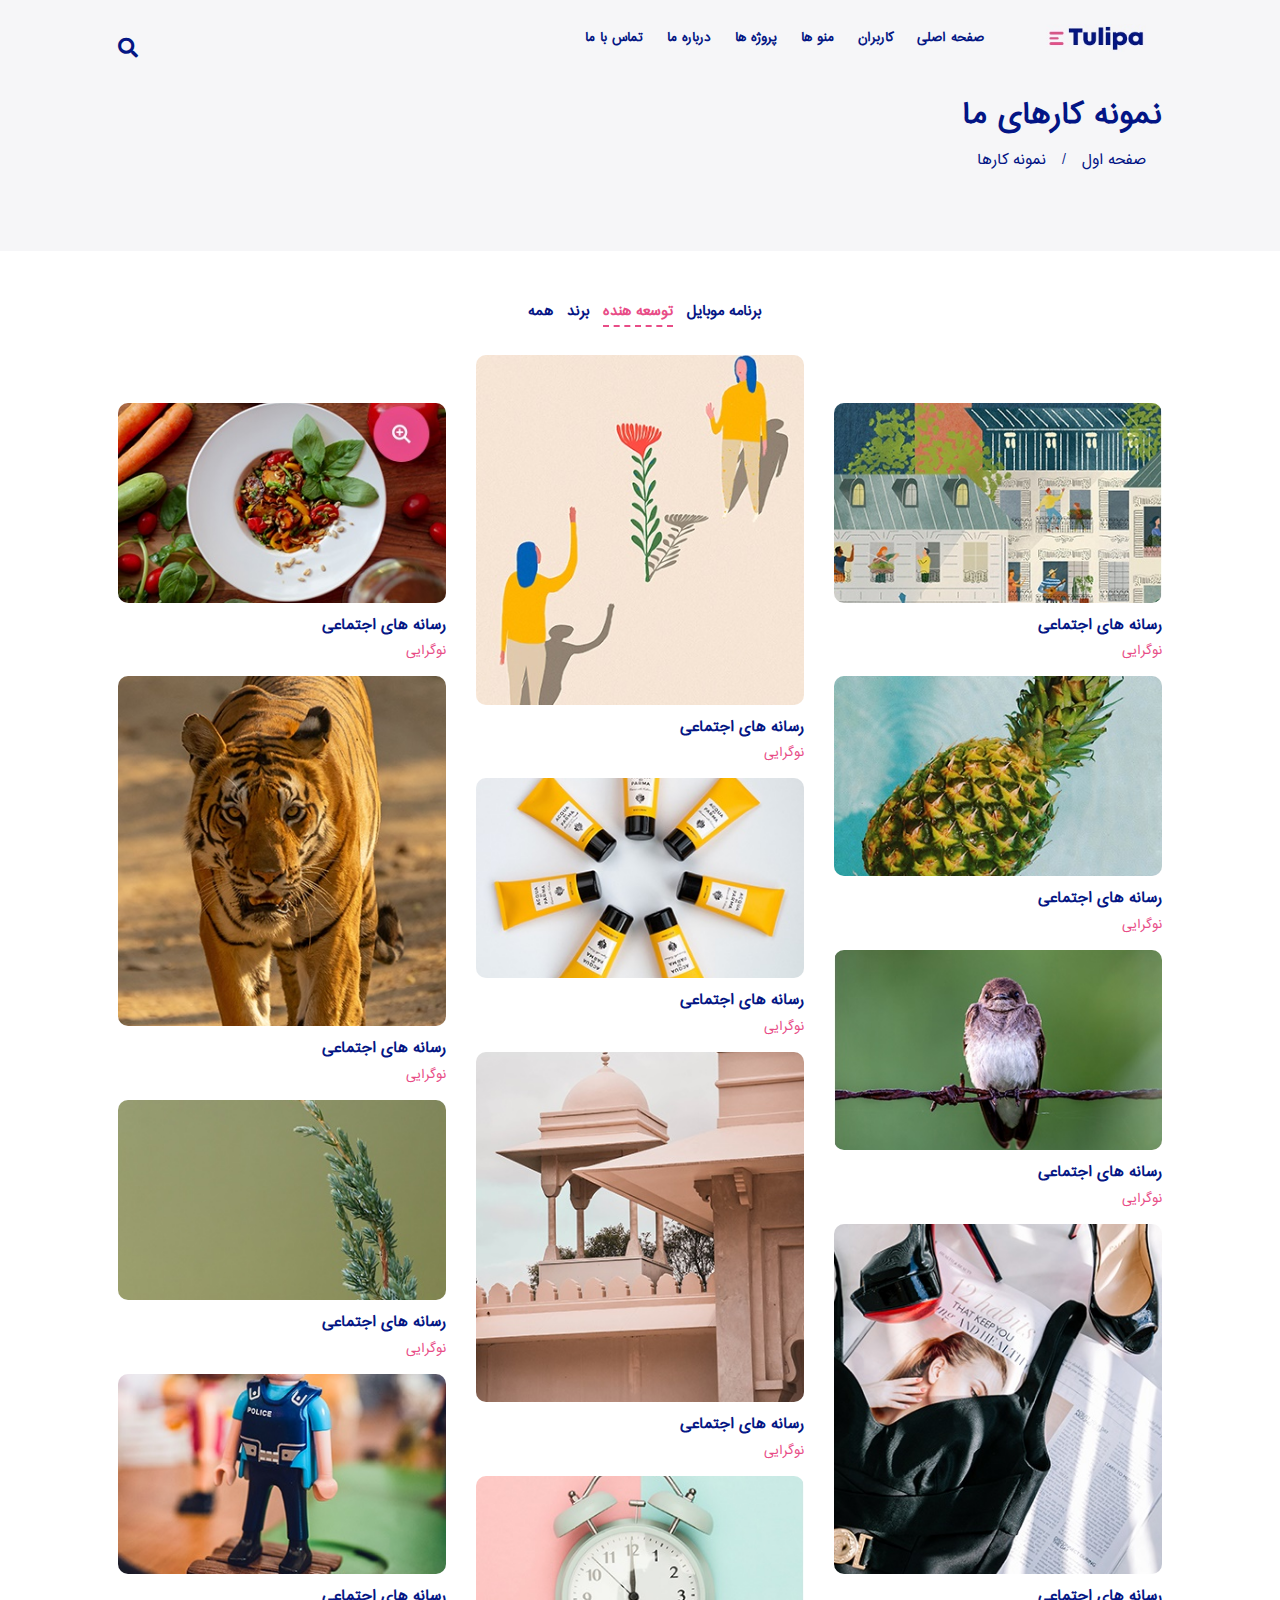
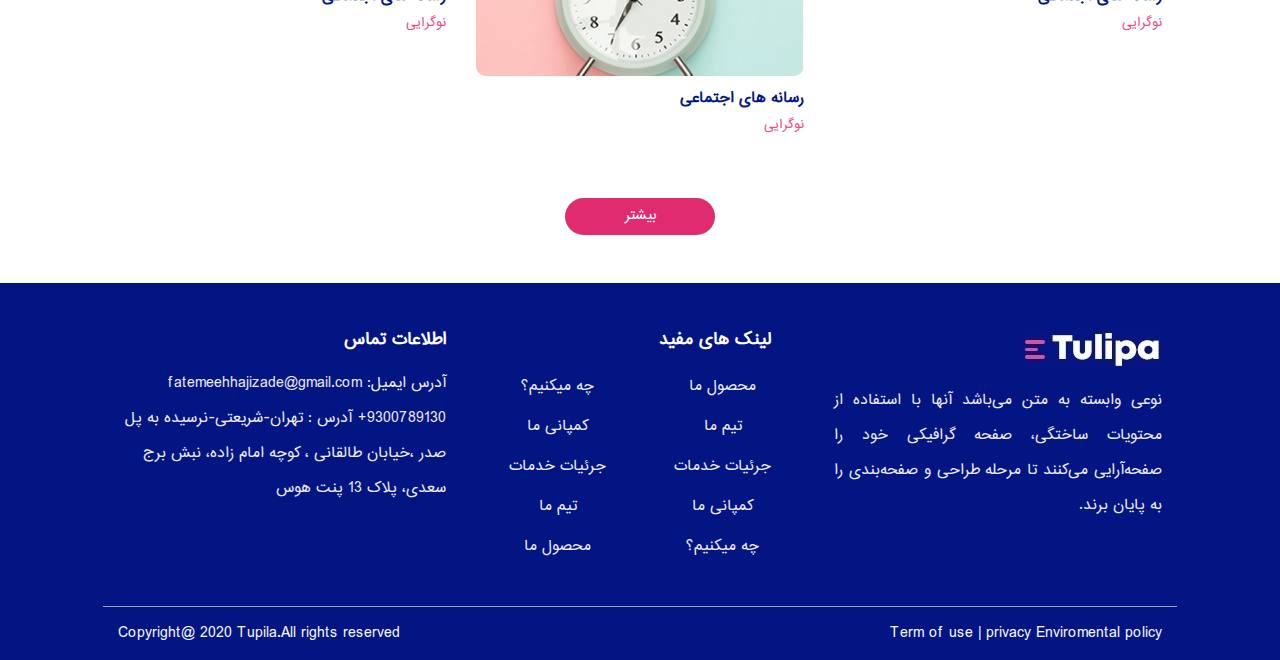
<file: our_portfolio_2.html>
<html>

<head>
    <meta name="viewport" content="width=device-width, initial-scale=1.0" charset="utf-8">
    <link rel="stylesheet" href="css/themify-icons.css">
    <link rel="stylesheet" href="css/fontawesom/css/all.min.css">
    <link rel="stylesheet" href="css/bootstrap.min.css">
    <link rel="stylesheet" href="css/bootstrap-rtl.css">
    <link rel="stylesheet" href="css/styles.css">
</head>

<body>
    <header class="news-header py-4">
        <div class="container px-5">
            <nav class="navbar navbar-expand-lg navbar-light py-0">
                <!-- navbar -->
                <div class="news-logo">
                    <img src="img/news-logo.jpg" alt="">
                </div>
                <button class="navbar-toggler my-2" type="button" data-toggle="collapse" data-target="#navbar" aria-controls="navbarSupportedContent" aria-expanded="false" aria-label="Toggle navigation">
                                <span class="navbar-toggler-icon"></span>
                    </button>

                <div class="collapse navbar-collapse  " id="navbar">
                    <ul class="navbar-nav   text-right ml-auto p-md-0 pb-4 p-0 new-nav">
                        <li class="nav-item">
                            <a class="nav-link" href="search.html">صفحه اصلی</a>
                        </li>
                        <li class="nav-item">
                            <a class="nav-link">کاربران</a>
                        </li>
                        <li class="nav-item">
                            <a class="nav-link" href="#">منو ها</a>
                        </li>
                        <li class="nav-item">
                            <a class="nav-link">پروژه ها  </a>
                        </li>
                        <li class="nav-item">
                            <a class="nav-link"> درباره ما</a>
                        </li>
                        <li class="nav-item">
                            <a class="nav-link"> تماس با ما</a>
                        </li>
                    </ul>
                    <div class="d-flex">
                        <input type="text" class="search-box-header active" placeholder=" جست و جو کنید...">
                        <i class="fas fa-search"></i>
                    </div>
                </div>
                <!--end collapse-->
            </nav>
            <div class="row py-5">
                <div class="col-12 col-md-5">
                    <h3> نمونه کارهای ما </h3>
                    <ul class="nav px-0">
                        <li class="nav-item">
                            <a class="nav-link active" href="#">صفحه اول</a>
                        </li>
                        <li class="nav-item">
                            <a class="nav-link px-0" href="#">/</a>
                        </li>
                        <li class="nav-item">
                            <a class="nav-link" href="#"> نمونه کارها</a>
                        </li>
                    </ul>
                </div>

            </div>
        </div>
    </header>

    <main>
        <div class="container pb-3 pt-5 example-2">
            <ul class="text-center">
                <li class="list-inline-item"><a href="#">برنامه موبایل</a></li>
                <li class="list-inline-item"><a href="#" class="active">توسعه هنده</a></li>
                <li class="list-inline-item"><a href="#">برند</a></li>
                <li class="list-inline-item"><a href="#">همه</a></li>
            </ul>
        </div>
        <div class="container px-5">
            <div class="row social-mediaa">
                <div class=" col-12 col-md-4 ">
                    <div class="p-small mt-5">
                        <a href="#"><img src="img/portfolio1.jpg " alt=" "></a>
                        <section>
                            <h6>رسانه های اجتماعی</h6>
                            <p>نوگرایی</p>
                        </section>
                    </div>
                    <div class="p-small">
                        <a href="#"> <img src="img/portfolio4.jpg " alt=" "></a>
                        <section>
                            <h6>رسانه های اجتماعی</h6>
                            <p>نوگرایی</p>
                        </section>
                    </div>
                    <div class="p-small">
                        <a href=""><img src="img/portfolio7.jpg " alt=" "></a>
                        <section>
                            <h6>رسانه های اجتماعی</h6>
                            <p>نوگرایی</p>
                        </section>
                    </div>
                    <div class="p-big">
                        <a href=""> <img src="img/portfolio8.jpg " alt=" "></a>
                        <section>
                            <h6>رسانه های اجتماعی</h6>
                            <p>نوگرایی</p>
                        </section>
                    </div>
                </div>
                <div class="col-12 col-md-4 ">
                    <div class="p-big ">
                        <a href=""><img src="img/portfolio2.jpg " alt=" "></a>
                        <section>
                            <h6>رسانه های اجتماعی</h6>
                            <p>نوگرایی</p>
                        </section>
                    </div>
                    <div class="p-small ">
                        <a href=""><img src="img/portfolio5.jpg " alt=" "></a>
                        <section>
                            <h6>رسانه های اجتماعی</h6>
                            <p>نوگرایی</p>
                        </section>
                    </div>
                    <div class="p-big ">
                        <a href=""><img src="img/portfolio9.jpg " alt=" "></a>
                        <section>
                            <h6>رسانه های اجتماعی</h6>
                            <p>نوگرایی</p>
                        </section>
                    </div>
                    <div class="p-small ">
                        <a href=""><img src="img/portfolio10.jpg " alt=" "></a>
                        <section>
                            <h6>رسانه های اجتماعی</h6>
                            <p>نوگرایی</p>
                        </section>
                    </div>
                </div>
                <div class="col-12 col-md-4 ">
                    <div class="p-small mt-5">
                        <a href=""> <img src="img/portfolio3.jpg " alt=" "></a>
                        <section>
                            <h6>رسانه های اجتماعی</h6>
                            <p>نوگرایی</p>
                        </section>
                    </div>
                    <div class="p-big">
                        <a href=""><img src="img/portfolio11.jpg " alt=" "></a>
                        <section>
                            <h6>رسانه های اجتماعی</h6>
                            <p>نوگرایی</p>
                        </section>
                    </div>
                    <div class="p-small">
                        <a href=""><img src="img/portfolio12.jpg " alt=" "></a>
                        <section>
                            <h6>رسانه های اجتماعی</h6>
                            <p>نوگرایی</p>
                        </section>
                    </div>
                    <div class="p-small">
                        <a href=""><img src="img/portfolio13.jpg " alt=" "></a>
                        <section>
                            <h6>رسانه های اجتماعی</h6>
                            <p>نوگرایی</p>
                        </section>
                    </div>
                </div>
            </div>
            <div class="text-center pb-5 mt-5">
                <a href="#" class="btn more-btn">بیشتر</a>
            </div>

        </div>
    </main>
    <footer>
        <div class="end">
            <div class="container px-5 pt-5">
                <div class="row borderd pb-4">
                    <div class="col-12 col-md-4 end-part1 d-flex justify-content-center">
                        <div>
                            <img src="img/logoblue.jpg" alt="">
                            <p class="mt-3">نوعی وابسته به متن می‌باشد آنها با استفاده از محتویات ساختگی، صفحه گرافیکی خود را صفحه‌آرایی می‌کنند تا مرحله طراحی و صفحه‌بندی را به پایان برند.</p>
                        </div>
                    </div>
                    <div class="col-12 col-md-4 end-part2  px-md-5">
                        <h5>لینک های مفید</h5>
                        <div class="d-flex mt-3 justify-content-between ">
                            <ul class="p-0">
                                <li><a href="#">محصول ما</a></li>
                                <li><a href="#">تیم ما</a></li>
                                <li><a href="#">جرئیات خدمات</a></li>
                                <li><a href="#">کمپانی ما</a></li>
                                <li><a href="#">چه میکنیم؟</a></li>
                            </ul>
                            <ul>
                                <li><a href="#">چه میکنیم؟</a></li>
                                <li><a href="#">کمپانی ما</a></li>
                                <li><a href="#">جرئیات خدمات</a></li>
                                <li><a href="#">تیم ما</a></li>
                                <li><a href="#">محصول ما</a></li>
                            </ul>
                        </div>
                    </div>
                    <div class="col-12 col-md-4 endpart3">
                        <h5>اطلاعات تماس</h5>
                        <div class="mt-3">
                            <span>آدرس ایمیل: fatemeehhajizade@gmail.com</span>
                            <span>+9300789130</span>
                            <span>آدرس : تهران-شریعتی-نرسیده به پل صدر ،خیابان طالقانی ، کوچه امام زاده، نبش برج سعدی، پلاک 13  پنت هوس</span>
                        </div>
                    </div>
                </div>
                <div class="row">
                    <div class="col-12 d-flex justify-content-between text-light pt-3 text-small">
                        <p class="">Term of use | privacy Enviromental policy</p>
                        <p class="">Copyright@ 2020 Tupila.All rights reserved</p>
                    </div>

                </div>
            </div>
        </div>
    </footer>



    <script src="js/jquery-3.5.1.min.js "></script>
    <script src="https://cdnjs.cloudflare.com/ajax/libs/popper.js/1.12.9/umd/popper.min.js "></script>
    <script src="js/bootstrap.js "></script>
    <script src="js/newjs.js "></script>
</body>

</html>
</file>
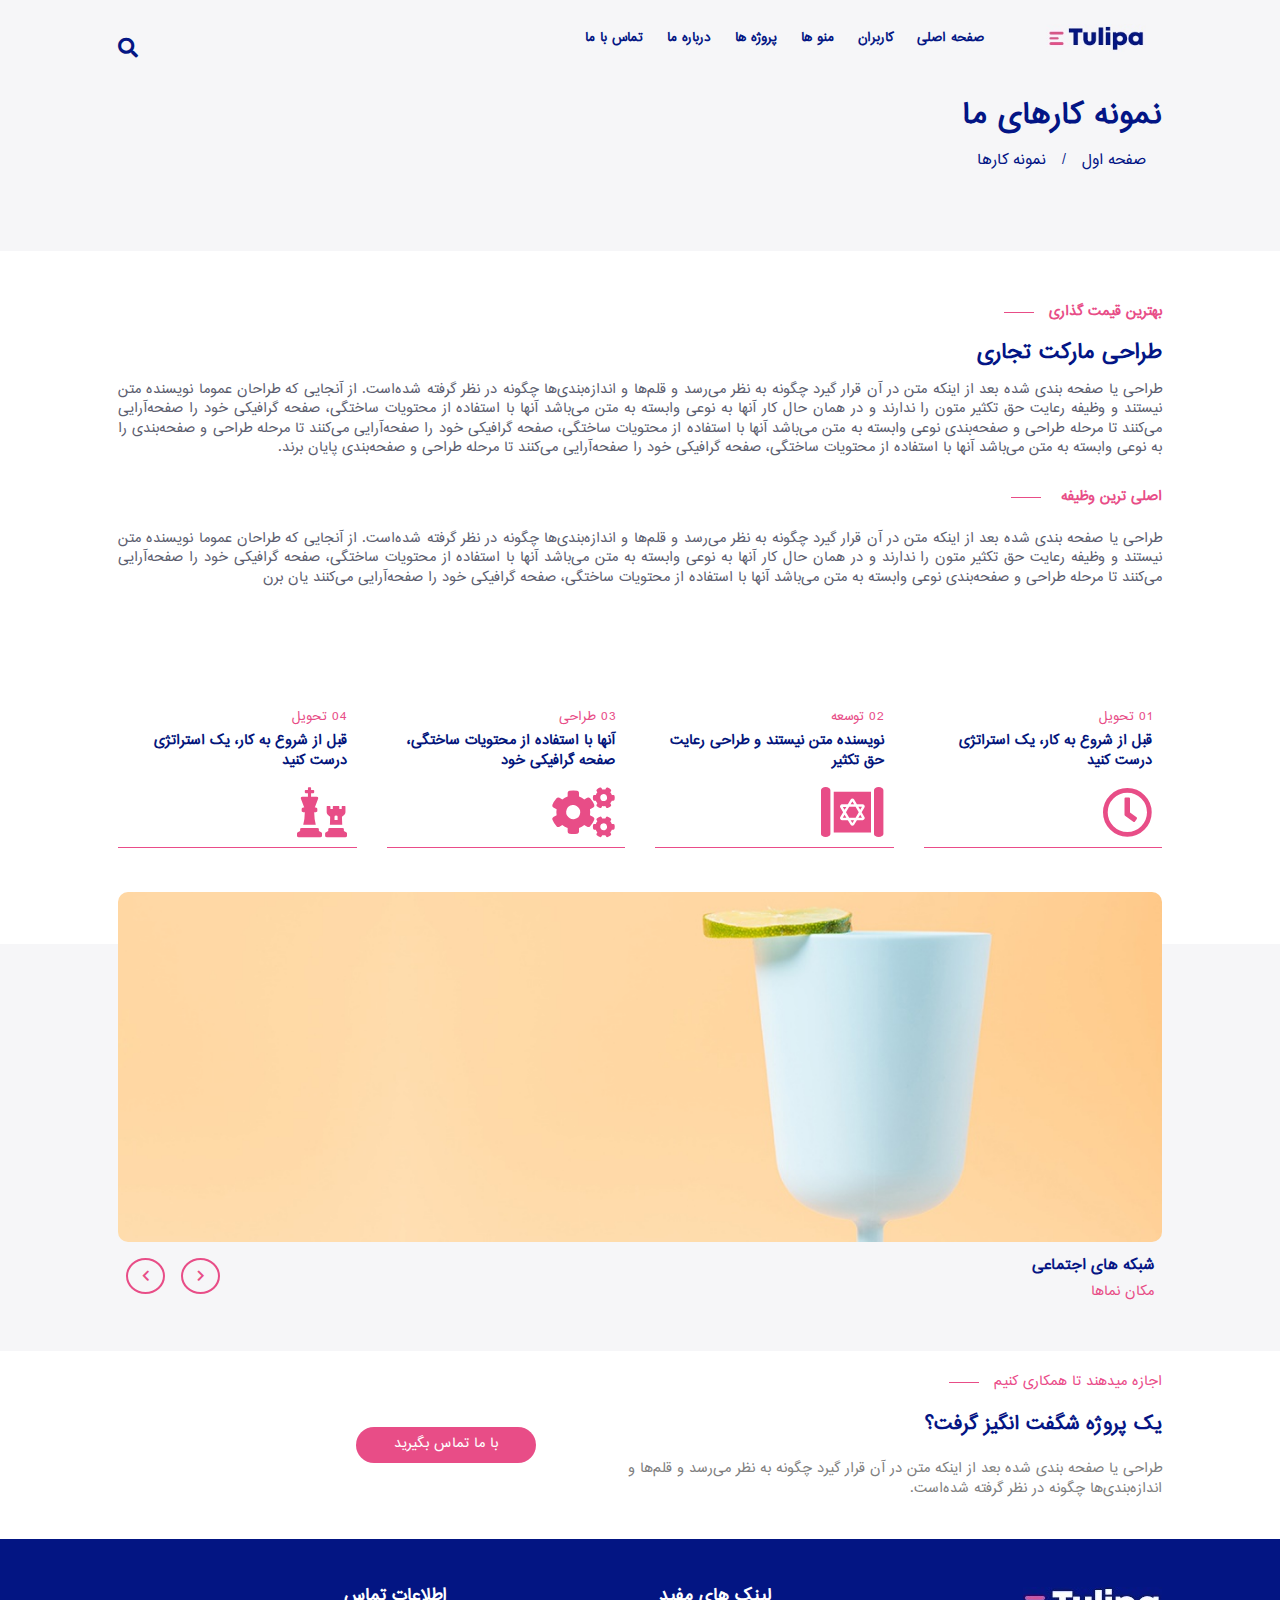
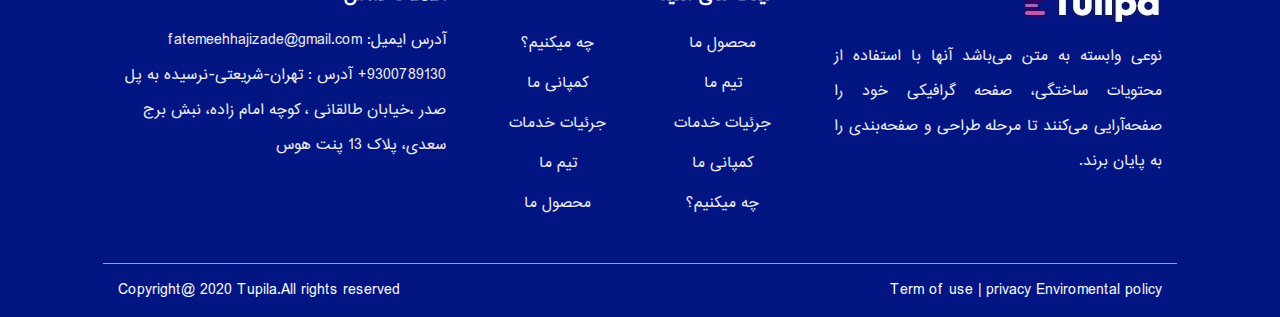
<file: portfolio.html>
<html>

<head>
    <meta name="viewport" content="width=device-width, initial-scale=1.0" charset="utf-8">
    <link rel="stylesheet" href="css/themify-icons.css">
    <link rel="stylesheet" href="css/fontawesom/css/all.min.css">
    <link rel="stylesheet" href="css/bootstrap.min.css">
    <link rel="stylesheet" href="css/bootstrap-rtl.css">
    <link rel="stylesheet" href="css/styles.css">
</head>

<body>

    <header class="news-header py-4">
        <div class="container px-5">
            <nav class="navbar navbar-expand-lg navbar-light py-0">
                <!-- navbar -->
                <div class="news-logo">
                    <img src="img/news-logo.jpg" alt="">
                </div>
                <button class="navbar-toggler my-2" type="button" data-toggle="collapse" data-target="#navbar" aria-controls="navbarSupportedContent" aria-expanded="false" aria-label="Toggle navigation">
                            <span class="navbar-toggler-icon"></span>
                </button>

                <div class="collapse navbar-collapse  " id="navbar">
                    <ul class="navbar-nav   text-right ml-auto p-md-0 pb-4 p-0 new-nav">
                        <li class="nav-item">
                            <a class="nav-link" href="search.html">صفحه اصلی</a>
                        </li>
                        <li class="nav-item">
                            <a class="nav-link">کاربران</a>
                        </li>
                        <li class="nav-item">
                            <a class="nav-link" href="#">منو ها</a>
                        </li>
                        <li class="nav-item">
                            <a class="nav-link">پروژه ها  </a>
                        </li>
                        <li class="nav-item">
                            <a class="nav-link"> درباره ما</a>
                        </li>
                        <li class="nav-item">
                            <a class="nav-link"> تماس با ما</a>
                        </li>
                    </ul>
                    <div class="d-flex">
                        <input type="text" class="search-box-header active" placeholder=" جست و جو کنید...">
                        <i class="fas fa-search"></i>
                    </div>
                </div>
                <!--end collapse-->
            </nav>
            <div class="row py-5">
                <div class="col-12 col-md-5">
                    <h3> نمونه کارهای ما </h3>
                    <ul class="nav px-0">
                        <li class="nav-item">
                            <a class="nav-link active" href="#">صفحه اول</a>
                        </li>
                        <li class="nav-item">
                            <a class="nav-link px-0" href="#">/</a>
                        </li>
                        <li class="nav-item">
                            <a class="nav-link" href="#"> نمونه کارها</a>
                        </li>
                    </ul>
                </div>

            </div>
        </div>
    </header>
    <main>
        <div class="container p-5 best-pricing">
            <div class="titr-best-pricing">
                <h6>بهترین قیمت گذاری</h6>
                <h5>طراحی مارکت تجاری</h5>
            </div>
            <p>طراحی یا صفحه بندی شده بعد از اینکه متن در آن قرار گیرد چگونه به نظر می‌رسد و قلم‌ها و اندازه‌بندی‌ها چگونه در نظر گرفته شده‌است. از آنجایی که طراحان عموما نویسنده متن نیستند و وظیفه رعایت حق تکثیر متون را ندارند و در همان حال کار آنها به
                نوعی وابسته به متن می‌باشد آنها با استفاده از محتویات ساختگی، صفحه گرافیکی خود را صفحه‌آرایی می‌کنند تا مرحله طراحی و صفحه‌بندی نوعی وابسته به متن می‌باشد آنها با استفاده از محتویات ساختگی، صفحه گرافیکی خود را صفحه‌آرایی می‌کنند تا مرحله
                طراحی و صفحه‌بندی را به نوعی وابسته به متن می‌باشد آنها با استفاده از محتویات ساختگی، صفحه گرافیکی خود را صفحه‌آرایی می‌کنند تا مرحله طراحی و صفحه‌بندی پایان برند.
            </p>
            <div class="primary-task">
                <h6>
                    اصلی ترین وظیفه
                </h6>
                <p>طراحی یا صفحه بندی شده بعد از اینکه متن در آن قرار گیرد چگونه به نظر می‌رسد و قلم‌ها و اندازه‌بندی‌ها چگونه در نظر گرفته شده‌است. از آنجایی که طراحان عموما نویسنده متن نیستند و وظیفه رعایت حق تکثیر متون را ندارند و در همان حال کار آنها
                    به نوعی وابسته به متن می‌باشد آنها با استفاده از محتویات ساختگی، صفحه گرافیکی خود را صفحه‌آرایی می‌کنند تا مرحله طراحی و صفحه‌بندی نوعی وابسته به متن می‌باشد آنها با استفاده از محتویات ساختگی، صفحه گرافیکی خود را صفحه‌آرایی می‌کنند
                    یان برن
                </p>
            </div>
        </div>
        <!-- end best pricing -->
        <div class="container p-5">
            <div class="row">
                <div class="col-12 col-md-3">
                    <div class="deliveris">
                        <h6>01 تحویل</h6>
                        <p>قبل از شروع به کار، یک استراتژی درست کنید</p>
                        <i class="far fa-clock"></i>
                    </div>
                </div>
                <div class="col-12 col-md-3">
                    <div class="deliveris">
                        <h6>02 توسعه</h6>
                        <p>نویسنده متن نیستند و طراحی رعایت حق تکثیر</p>
                        <i class="fas fa-torah"></i>
                    </div>
                </div>
                <div class="col-12 col-md-3">
                    <div class="deliveris">
                        <h6>03 طراحی</h6>
                        <p>آنها با استفاده از محتویات ساختگی، صفحه گرافیکی خود</p>
                        <i class="fas fa-cogs"></i>
                    </div>
                </div>
                <div class="col-12 col-md-3">
                    <div class="deliveris">
                        <h6>04 تحویل</h6>
                        <p>قبل از شروع به کار، یک استراتژی درست کنید</p>
                        <i class="fas fa-chess"></i>
                    </div>
                </div>
            </div>
        </div>
        <!--end sections-->
        <div class="social-media mt-5">
            <div class="container p-5">
                <div class="row">
                    <div class="col-12 ">

                        <div id="carouselExampleSlidesOnly" class="carousel slide" data-ride="carousel">
                            <div class="carousel-inner">
                                <div class="carousel-item active">
                                    <img class="" src="img/socal-media.jpg" alt="First slide">
                                </div>
                                <div class="carousel-item">
                                    <img class="" src="img/socal-media.jpg" " alt="Second slide ">
                                    </div>
                                    <div class="carousel-item ">
                                        <img class=" " src="img/socal-media.jpg "" alt="Third slide">
                                </div>
                            </div>
                            <div class="d-flex justify-content-between px-2">
                                <div class="mt-3 socalMedia text-right">
                                    <h6>شبکه های اجتماعی</h6>
                                    <span>مکان نماها</span>
                                </div>
                                <div class="d-flex mt-3 next-prev-icons">
                                    <a class="ml-3" href="#carouselExampleSlidesOnly" role="button" data-slide="prev">
                                        <div class="bord">
                                            <i class="fas fa-chevron-right"></i>
                                        </div>
                                    </a>
                                    <a class="m" href="#carouselExampleSlidesOnly" role="button" data-slide="next">
                                        <div class="bord"><i class="fas fa-chevron-left"></i>
                                        </div>
                                    </a>
                                </div>
                            </div>
                        </div>

                    </div>

                </div>
            </div>
        </div>
        <!--END SOCIA-MEDIA-->
        <div class="container px-5 ">
            <div class="row py-4 get-projrct ">
                <div class="col-12 col-md-7 ">
                    <h6>اجازه میدهند تا همکاری کنیم</h6>
                    <h5>یک پروژه شگفت انگیز گرفت؟</h5>
                    <p>طراحی یا صفحه بندی شده بعد از اینکه متن در آن قرار گیرد چگونه به نظر می‌رسد و قلم‌ها و اندازه‌بندی‌ها چگونه در نظر گرفته شده‌است.
                    </p>
                </div>
                <div class="col-12 col-md-5 d-flex align-items-center ">
                    <a href="# " class="btn ">با ما تماس بگیرید</a>
                </div>
            </div>
        </div>
        <!--end get project-->
    </main>
    <footer>
        <div class="end ">
            <div class="container px-5 pt-5 ">
                <div class="row borderd pb-4 ">
                    <div class="col-12 col-md-4 end-part1 d-flex justify-content-center ">
                        <div>
                            <img src="img/logoblue.jpg " alt=" ">
                            <p class="mt-3 ">نوعی وابسته به متن می‌باشد آنها با استفاده از محتویات ساختگی، صفحه گرافیکی خود را صفحه‌آرایی می‌کنند تا مرحله طراحی و صفحه‌بندی را به پایان برند.</p>
                        </div>
                    </div>
                    <div class="col-12 col-md-4 end-part2 px-md-5 ">
                        <h5>لینک های مفید</h5>
                        <div class="d-flex mt-3 justify-content-between ">
                            <ul class="p-0 ">
                                <li><a href="# ">محصول ما</a></li>
                                <li><a href="# ">تیم ما</a></li>
                                <li><a href="# ">جرئیات خدمات</a></li>
                                <li><a href="# ">کمپانی ما</a></li>
                                <li><a href="# ">چه میکنیم؟</a></li>
                            </ul>
                            <ul>
                                <li><a href="# ">چه میکنیم؟</a></li>
                                <li><a href="# ">کمپانی ما</a></li>
                                <li><a href="# ">جرئیات خدمات</a></li>
                                <li><a href="# ">تیم ما</a></li>
                                <li><a href="# ">محصول ما</a></li>
                            </ul>
                        </div>
                    </div>
                    <div class="col-12 col-md-4 endpart3 ">
                        <h5>اطلاعات تماس</h5>
                        <div class="mt-3 ">
                            <span>آدرس ایمیل: fatemeehhajizade@gmail.com</span>
                            <span>+9300789130</span>
                            <span>آدرس : تهران-شریعتی-نرسیده به پل صدر ،خیابان طالقانی ، کوچه امام زاده، نبش برج سعدی، پلاک 13  پنت هوس</span>
                        </div>
                    </div>
                </div>
                <div class="row ">
                    <div class="col-12 d-flex justify-content-between text-light pt-3 text-small ">
                        <p class=" ">Term of use | privacy Enviromental policy</p>
                        <p class=" ">Copyright@ 2020 Tupila.All rights reserved</p>
                    </div>

                </div>
            </div>
        </div>
    </footer>

    <script src="js/jquery-3.5.1.min.js "></script>
    <script src="https://cdnjs.cloudflare.com/ajax/libs/popper.js/1.12.9/umd/popper.min.js "></script>
    <script src="js/bootstrap.js "></script>
    <script src="js/newjs.js "></script>
</body>

</html>
</file>
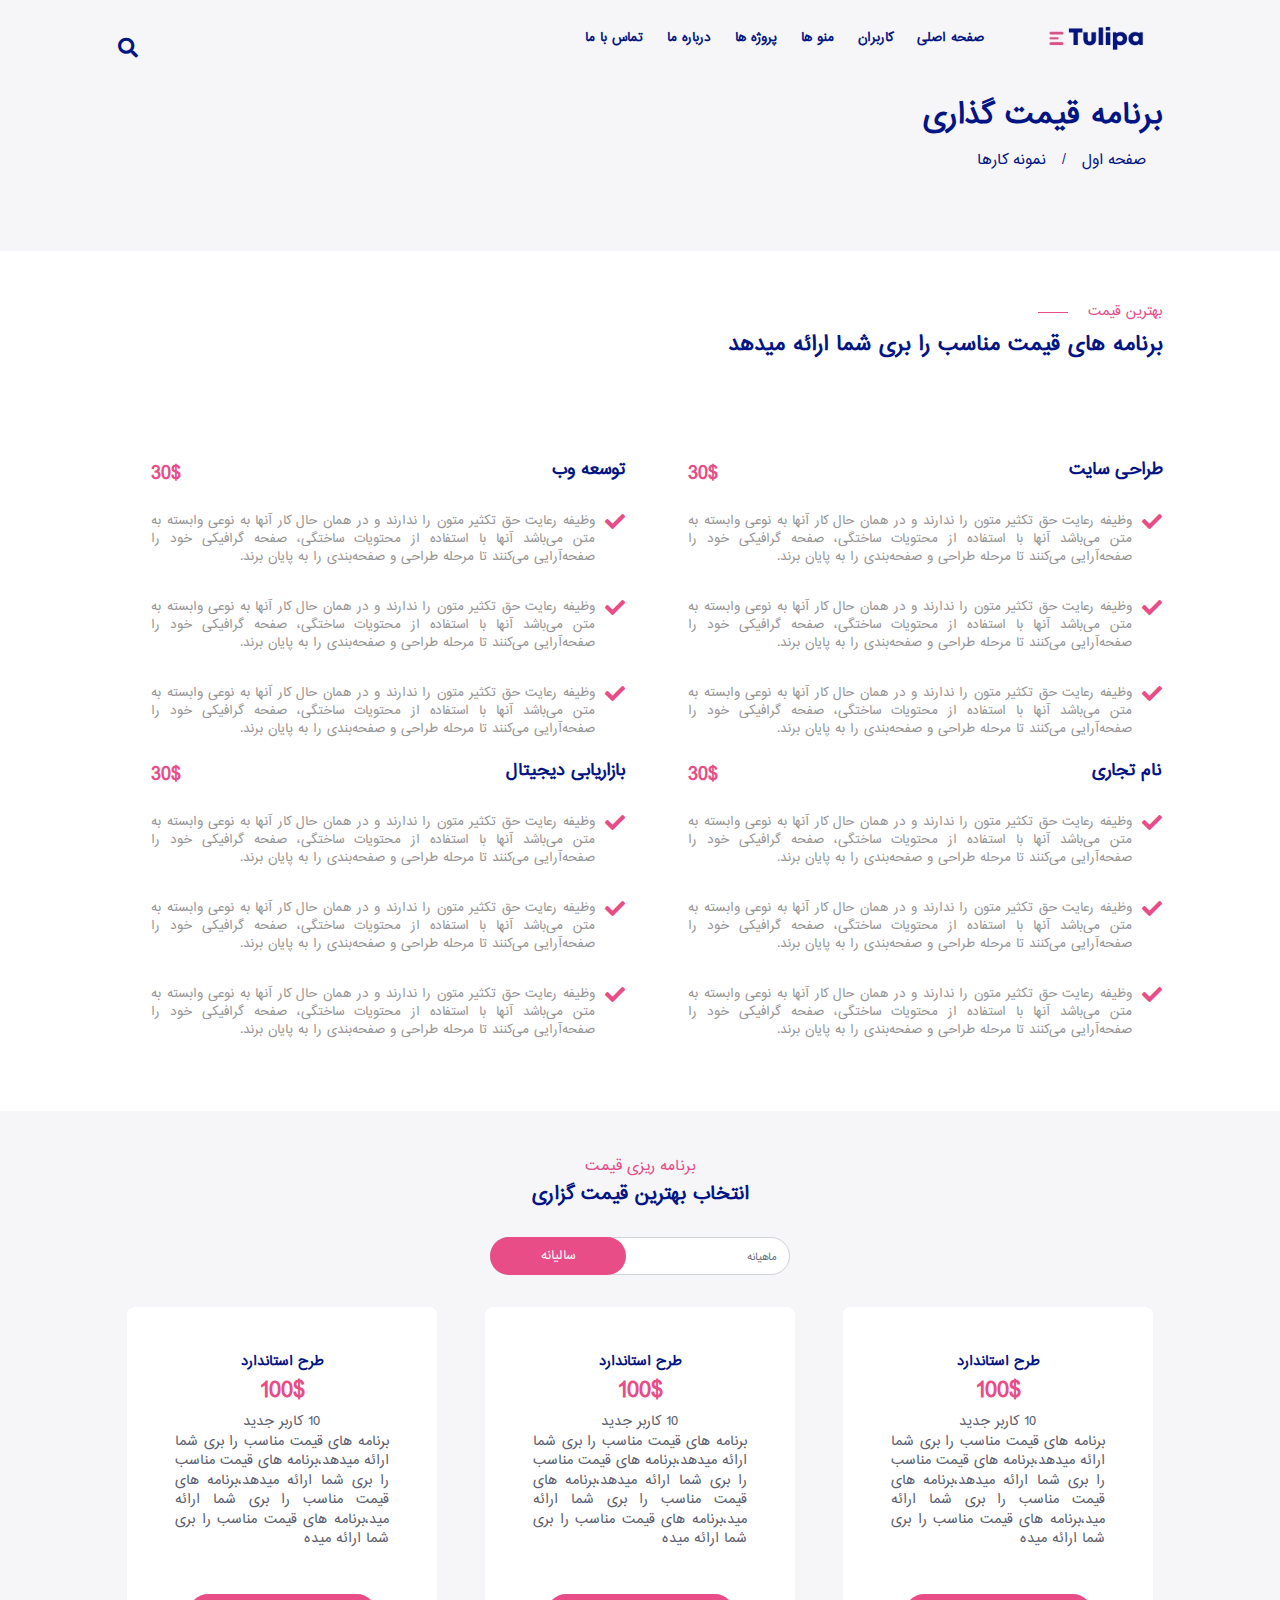
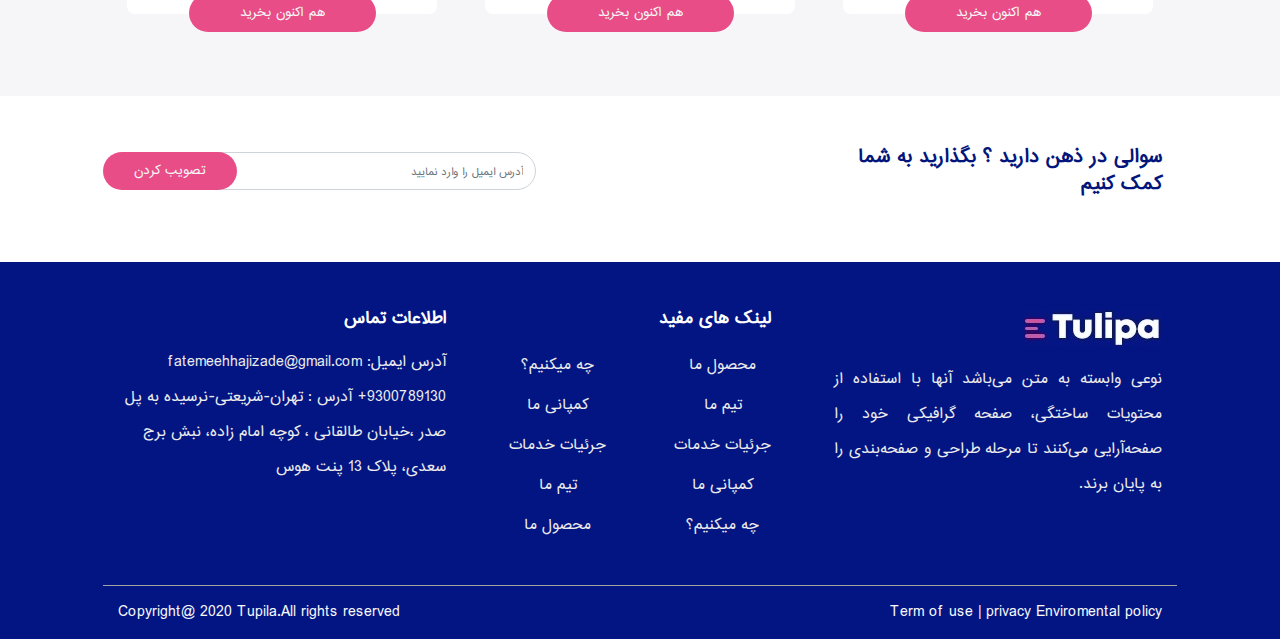
<file: pricing.html>
<html>

<head>
    <meta name="viewport" content="width=device-width, initial-scale=1.0" charset="utf-8">
    <link rel="stylesheet" href="css/themify-icons.css">
    <link rel="stylesheet" href="css/fontawesom/css/all.min.css">
    <link rel="stylesheet" href="css/bootstrap.min.css">
    <link rel="stylesheet" href="css/bootstrap-rtl.css">
    <link rel="stylesheet" href="css/styles.css">
</head>

<body>
    <header class="news-header py-4">
        <div class="container px-5">
            <nav class="navbar navbar-expand-lg navbar-light py-0">
                <!-- navbar -->
                <div class="news-logo">
                    <img src="img/news-logo.jpg" alt="">
                </div>
                <button class="navbar-toggler my-2" type="button" data-toggle="collapse" data-target="#navbar" aria-controls="navbarSupportedContent" aria-expanded="false" aria-label="Toggle navigation">
                                    <span class="navbar-toggler-icon"></span>
                        </button>

                <div class="collapse navbar-collapse  " id="navbar">
                    <ul class="navbar-nav   text-right ml-auto p-md-0 pb-4 p-0 new-nav">
                        <li class="nav-item">
                            <a class="nav-link" href="search.html">صفحه اصلی</a>
                        </li>
                        <li class="nav-item">
                            <a class="nav-link">کاربران</a>
                        </li>
                        <li class="nav-item">
                            <a class="nav-link" href="#">منو ها</a>
                        </li>
                        <li class="nav-item">
                            <a class="nav-link">پروژه ها  </a>
                        </li>
                        <li class="nav-item">
                            <a class="nav-link"> درباره ما</a>
                        </li>
                        <li class="nav-item">
                            <a class="nav-link"> تماس با ما</a>
                        </li>
                    </ul>
                    <div class="d-flex">
                        <input type="text" class="search-box-header active" placeholder=" جست و جو کنید...">
                        <i class="fas fa-search"></i>
                    </div>
                </div>
                <!--end collapse-->
            </nav>
            <div class="row py-5">
                <div class="col-12 col-md-5">
                    <h3>برنامه قیمت گذاری</h3>
                    <ul class="nav px-0">
                        <li class="nav-item">
                            <a class="nav-link active" href="#">صفحه اول</a>
                        </li>
                        <li class="nav-item">
                            <a class="nav-link px-0" href="#">/</a>
                        </li>
                        <li class="nav-item">
                            <a class="nav-link" href="#"> نمونه کارها</a>
                        </li>
                    </ul>
                </div>

            </div>
        </div>
    </header>

    <main>
        <div class="container p-5 best-pricing">
            <div class="row">
                <div class="col-12 col-md-6">
                    <h6>بهترین قیمت </h6>
                    <h5>برنامه های قیمت مناسب را بری شما ارائه میدهد</h5>
                </div>
            </div>
        </div>

        <div class="container p-5 web-information">
            <div class="row">
                <div class="col-12 col-md-6 pl-5">
                    <div class="d-flex justify-content-between pb-3">
                        <h6>طراحی سایت</h6>
                        <span>30$</span>
                    </div>
                    <section class="website-info d-flex py-2">
                        <i class="fas fa-check"></i>
                        <p>وظیفه رعایت حق تکثیر متون را ندارند و در همان حال کار آنها به نوعی وابسته به متن می‌باشد آنها با استفاده از محتویات ساختگی، صفحه گرافیکی خود را صفحه‌آرایی می‌کنند تا مرحله طراحی و صفحه‌بندی را به پایان برند.</p>
                    </section>
                    <section class="website-info d-flex py-2">
                        <i class="fas fa-check"></i>
                        <p>وظیفه رعایت حق تکثیر متون را ندارند و در همان حال کار آنها به نوعی وابسته به متن می‌باشد آنها با استفاده از محتویات ساختگی، صفحه گرافیکی خود را صفحه‌آرایی می‌کنند تا مرحله طراحی و صفحه‌بندی را به پایان برند.</p>
                    </section>
                    <section class="website-info d-flex py-2">
                        <i class="fas fa-check"></i>
                        <p>وظیفه رعایت حق تکثیر متون را ندارند و در همان حال کار آنها به نوعی وابسته به متن می‌باشد آنها با استفاده از محتویات ساختگی، صفحه گرافیکی خود را صفحه‌آرایی می‌کنند تا مرحله طراحی و صفحه‌بندی را به پایان برند.</p>
                    </section>
                </div>
                <div class="col-12 col-md-6 pl-5">
                    <div class="d-flex justify-content-between pb-3">
                        <h6>توسعه وب</h6>
                        <span>30$</span>
                    </div>
                    <section class="website-info d-flex py-2">
                        <i class="fas fa-check"></i>
                        <p>وظیفه رعایت حق تکثیر متون را ندارند و در همان حال کار آنها به نوعی وابسته به متن می‌باشد آنها با استفاده از محتویات ساختگی، صفحه گرافیکی خود را صفحه‌آرایی می‌کنند تا مرحله طراحی و صفحه‌بندی را به پایان برند.</p>
                    </section>
                    <section class="website-info d-flex py-2">
                        <i class="fas fa-check"></i>
                        <p>وظیفه رعایت حق تکثیر متون را ندارند و در همان حال کار آنها به نوعی وابسته به متن می‌باشد آنها با استفاده از محتویات ساختگی، صفحه گرافیکی خود را صفحه‌آرایی می‌کنند تا مرحله طراحی و صفحه‌بندی را به پایان برند.</p>
                    </section>
                    <section class="website-info d-flex py-2">
                        <i class="fas fa-check"></i>
                        <p>وظیفه رعایت حق تکثیر متون را ندارند و در همان حال کار آنها به نوعی وابسته به متن می‌باشد آنها با استفاده از محتویات ساختگی، صفحه گرافیکی خود را صفحه‌آرایی می‌کنند تا مرحله طراحی و صفحه‌بندی را به پایان برند.</p>
                    </section>
                </div>
            </div>
            <div class="row">
                <div class="col-12 col-md-6 pl-5">
                    <div class="d-flex justify-content-between pb-3">
                        <h6>نام تجاری</h6>
                        <span>30$</span>
                    </div>
                    <section class="website-info d-flex py-2">
                        <i class="fas fa-check"></i>
                        <p>وظیفه رعایت حق تکثیر متون را ندارند و در همان حال کار آنها به نوعی وابسته به متن می‌باشد آنها با استفاده از محتویات ساختگی، صفحه گرافیکی خود را صفحه‌آرایی می‌کنند تا مرحله طراحی و صفحه‌بندی را به پایان برند.</p>
                    </section>
                    <section class="website-info d-flex py-2">
                        <i class="fas fa-check"></i>
                        <p>وظیفه رعایت حق تکثیر متون را ندارند و در همان حال کار آنها به نوعی وابسته به متن می‌باشد آنها با استفاده از محتویات ساختگی، صفحه گرافیکی خود را صفحه‌آرایی می‌کنند تا مرحله طراحی و صفحه‌بندی را به پایان برند.</p>
                    </section>
                    <section class="website-info d-flex py-2">
                        <i class="fas fa-check"></i>
                        <p>وظیفه رعایت حق تکثیر متون را ندارند و در همان حال کار آنها به نوعی وابسته به متن می‌باشد آنها با استفاده از محتویات ساختگی، صفحه گرافیکی خود را صفحه‌آرایی می‌کنند تا مرحله طراحی و صفحه‌بندی را به پایان برند.</p>
                    </section>
                </div>
                <div class="col-12 col-md-6 pl-5">
                    <div class="d-flex justify-content-between pb-3">
                        <h6>بازاریابی دیجیتال</h6>
                        <span>30$</span>
                    </div>
                    <section class="website-info d-flex py-2">
                        <i class="fas fa-check"></i>
                        <p>وظیفه رعایت حق تکثیر متون را ندارند و در همان حال کار آنها به نوعی وابسته به متن می‌باشد آنها با استفاده از محتویات ساختگی، صفحه گرافیکی خود را صفحه‌آرایی می‌کنند تا مرحله طراحی و صفحه‌بندی را به پایان برند.</p>
                    </section>
                    <section class="website-info d-flex py-2">
                        <i class="fas fa-check"></i>
                        <p>وظیفه رعایت حق تکثیر متون را ندارند و در همان حال کار آنها به نوعی وابسته به متن می‌باشد آنها با استفاده از محتویات ساختگی، صفحه گرافیکی خود را صفحه‌آرایی می‌کنند تا مرحله طراحی و صفحه‌بندی را به پایان برند.</p>
                    </section>
                    <section class="website-info d-flex py-2">
                        <i class="fas fa-check"></i>
                        <p>وظیفه رعایت حق تکثیر متون را ندارند و در همان حال کار آنها به نوعی وابسته به متن می‌باشد آنها با استفاده از محتویات ساختگی، صفحه گرافیکی خود را صفحه‌آرایی می‌کنند تا مرحله طراحی و صفحه‌بندی را به پایان برند.</p>
                    </section>
                </div>
            </div>
        </div>
        <!--end best-pricing-->
        <div class="news-header py-5 pricing-header">
            <div class="container d-flex flex-column align-items-center justify-content-center">
                <div class="choes-pricing-title  text-center">
                    <h6>برنامه ریزی قیمت</h6>
                    <h5>انتخاب بهترین قیمت گزاری</h5>
                </div>
                <form action="" class="mb-0 mt-4 ">
                    <div class="form-group d-flex ">
                        <input type="email" class="form-control" id="exampleInputEmail1" aria-describedby="emailHelp" placeholder="ماهیانه">
                        <button class="btn" type="submit">سالیانه</button>
                    </div>
                </form>
            </div>
            <div class="container px-5 py-3">
                <div class="row">
                    <div class="col-12 col-md-4 px-4 mb-3 mb-md-0 text-center">
                        <div class="price-section p-5 text-center">
                            <h6>طرح استاندارد</h6>
                            <h5>100$</h5>
                            <span>10 کاربر جدید</span>
                            <p>برنامه های قیمت مناسب را بری شما ارائه میدهد،برنامه های قیمت مناسب را بری شما ارائه میدهد،برنامه های قیمت مناسب را بری شما ارائه مید،برنامه های قیمت مناسب را بری شما ارائه میده</p>

                        </div>
                        <a href="" class="btn shopping-btn ">هم اکنون بخرید</a>
                    </div>
                    <div class="col-12 col-md-4 px-4 mb-3 mb-md-0 text-center">
                        <div class="price-section p-5 text-center">
                            <h6>طرح استاندارد</h6>
                            <h5>100$</h5>
                            <span>10 کاربر جدید</span>
                            <p>برنامه های قیمت مناسب را بری شما ارائه میدهد،برنامه های قیمت مناسب را بری شما ارائه میدهد،برنامه های قیمت مناسب را بری شما ارائه مید،برنامه های قیمت مناسب را بری شما ارائه میده</p>
                        </div>
                        <a href="" class="btn shopping-btn ">هم اکنون بخرید</a>
                    </div>
                    <div class="col-12 col-md-4 px-4 mb-3 mb-md-0 text-center">
                        <div class="price-section p-5 text-center">
                            <h6>طرح استاندارد</h6>
                            <h5>100$</h5>
                            <span>10 کاربر جدید</span>
                            <p>برنامه های قیمت مناسب را بری شما ارائه میدهد،برنامه های قیمت مناسب را بری شما ارائه میدهد،برنامه های قیمت مناسب را بری شما ارائه مید،برنامه های قیمت مناسب را بری شما ارائه میده</p>
                        </div>
                        <a href="" class="btn shopping-btn ">هم اکنون بخرید</a>
                    </div>
                </div>
            </div>
        </div>
        <!--end price-section-->
        <div class="container px-5">
            <div class="row py-5 questions d-flex justify-content-center">
                <div class="col-12 col-md-7 d-flex  mb-3">
                    <section>
                        <h5>
                            سوالی در ذهن دارید ؟ بگذارید به شما کمک کنیم
                        </h5>
                    </section>
                </div>
                <div class="col-12 col-md-5 d-flex justify-content-center align-items-center">
                    <form action="" class="mb-0 w-100">
                        <div class="form-group d-flex justify-content-center w-100">
                            <input type="email" class="form-control" id="exampleInputEmail1" aria-describedby="emailHelp" placeholder="آدرس ایمیل را وارد نمایید">
                            <button class="btn" type="submit">تصویب کردن</button>
                        </div>
                    </form>
                </div>
            </div>
        </div>
        <!--end questions-->
    </main>
    <footer>
        <div class="end ">
            <div class="container px-5 pt-5 ">
                <div class="row borderd pb-4 ">
                    <div class="col-12 col-md-4 end-part1 d-flex justify-content-center ">
                        <div>
                            <img src="img/logoblue.jpg " alt=" ">
                            <p class="mt-3 ">نوعی وابسته به متن می‌باشد آنها با استفاده از محتویات ساختگی، صفحه گرافیکی خود را صفحه‌آرایی می‌کنند تا مرحله طراحی و صفحه‌بندی را به پایان برند.</p>
                        </div>
                    </div>
                    <div class="col-12 col-md-4 end-part2 px-md-5 ">
                        <h5>لینک های مفید</h5>
                        <div class="d-flex mt-3 justify-content-between ">
                            <ul class="p-0 ">
                                <li><a href="# ">محصول ما</a></li>
                                <li><a href="# ">تیم ما</a></li>
                                <li><a href="# ">جرئیات خدمات</a></li>
                                <li><a href="# ">کمپانی ما</a></li>
                                <li><a href="# ">چه میکنیم؟</a></li>
                            </ul>
                            <ul>
                                <li><a href="# ">چه میکنیم؟</a></li>
                                <li><a href="# ">کمپانی ما</a></li>
                                <li><a href="# ">جرئیات خدمات</a></li>
                                <li><a href="# ">تیم ما</a></li>
                                <li><a href="# ">محصول ما</a></li>
                            </ul>
                        </div>
                    </div>
                    <div class="col-12 col-md-4 endpart3 ">
                        <h5>اطلاعات تماس</h5>
                        <div class="mt-3 ">
                            <span>آدرس ایمیل: fatemeehhajizade@gmail.com</span>
                            <span>+9300789130</span>
                            <span>آدرس : تهران-شریعتی-نرسیده به پل صدر ،خیابان طالقانی ، کوچه امام زاده، نبش برج سعدی، پلاک 13  پنت هوس</span>
                        </div>
                    </div>
                </div>
                <div class="row ">
                    <div class="col-12 d-flex justify-content-between text-light pt-3 text-small ">
                        <p class=" ">Term of use | privacy Enviromental policy</p>
                        <p class=" ">Copyright@ 2020 Tupila.All rights reserved</p>
                    </div>

                </div>
            </div>
        </div>
    </footer>


    <script src="js/jquery-3.5.1.min.js "></script>
    <script src="https://cdnjs.cloudflare.com/ajax/libs/popper.js/1.12.9/umd/popper.min.js "></script>
    <script src="js/bootstrap.js "></script>
    <script src="js/newjs.js "></script>
</body>

</html>
</file>
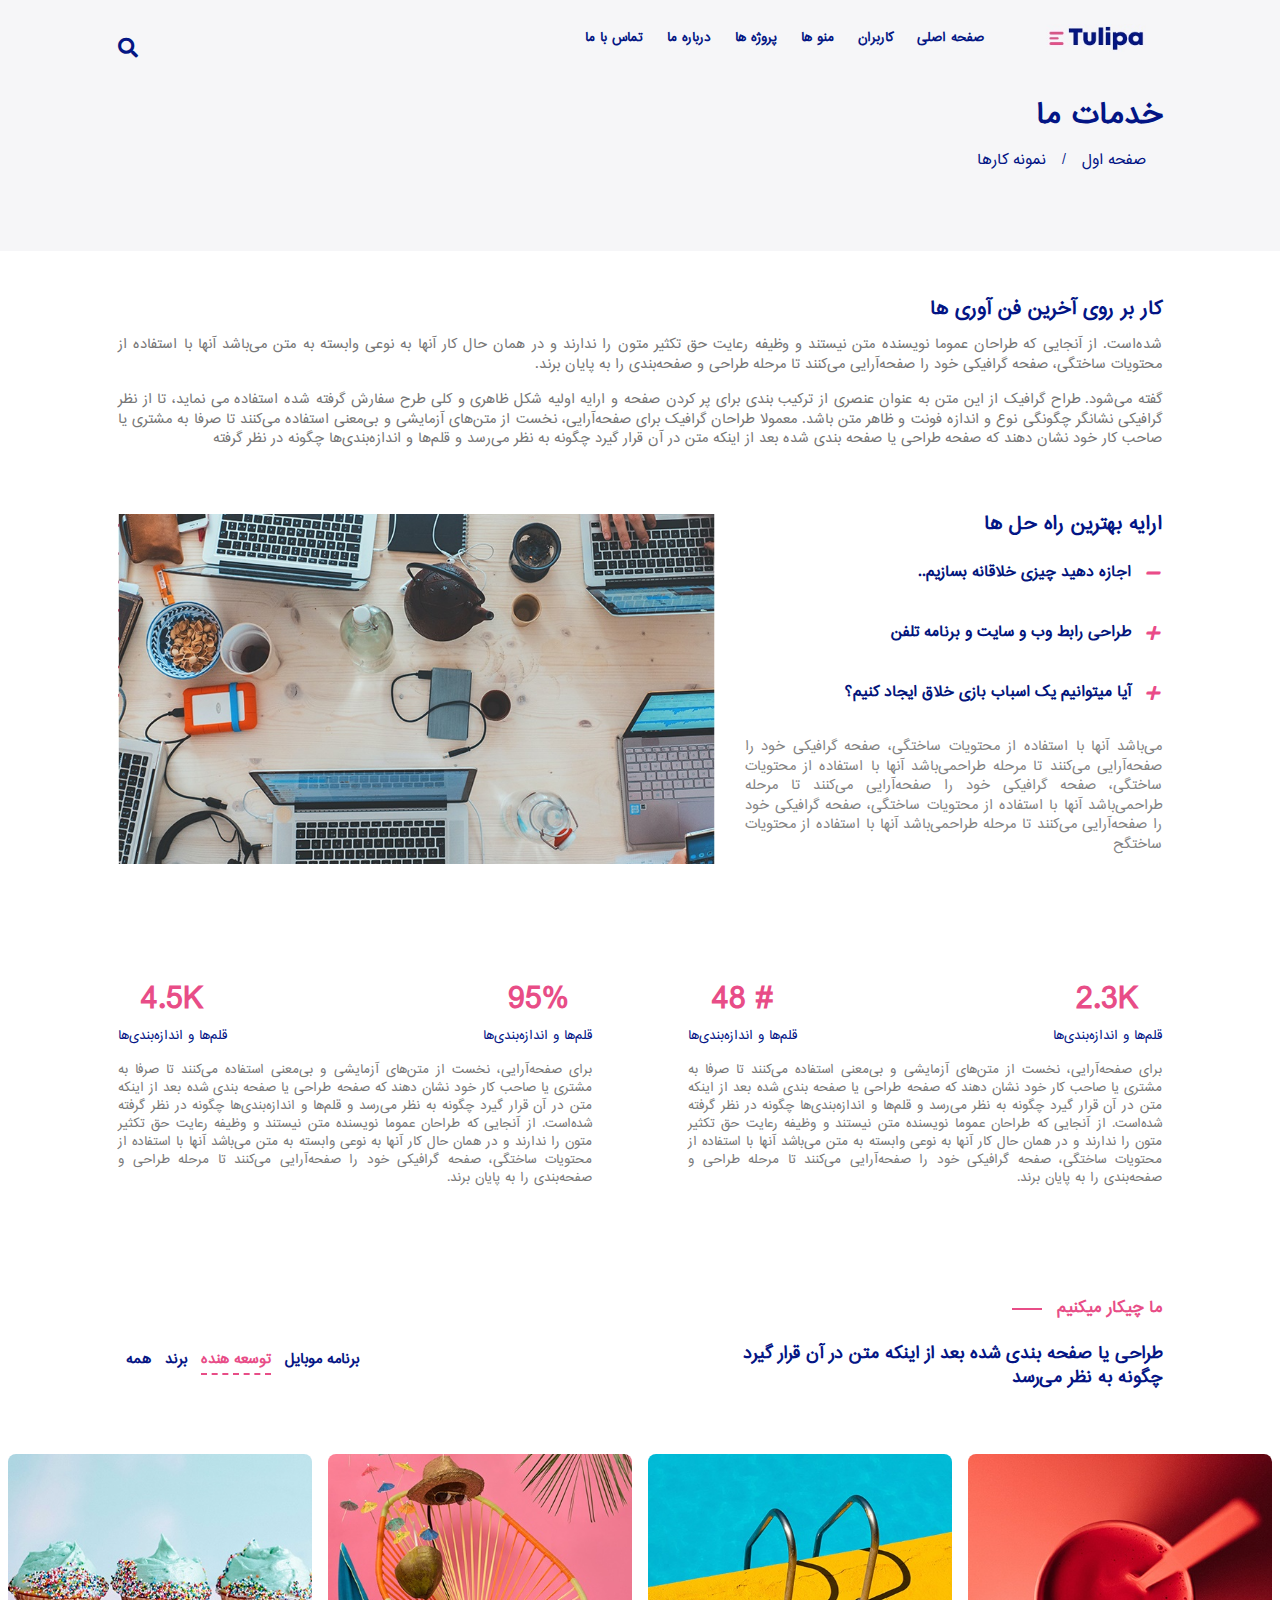
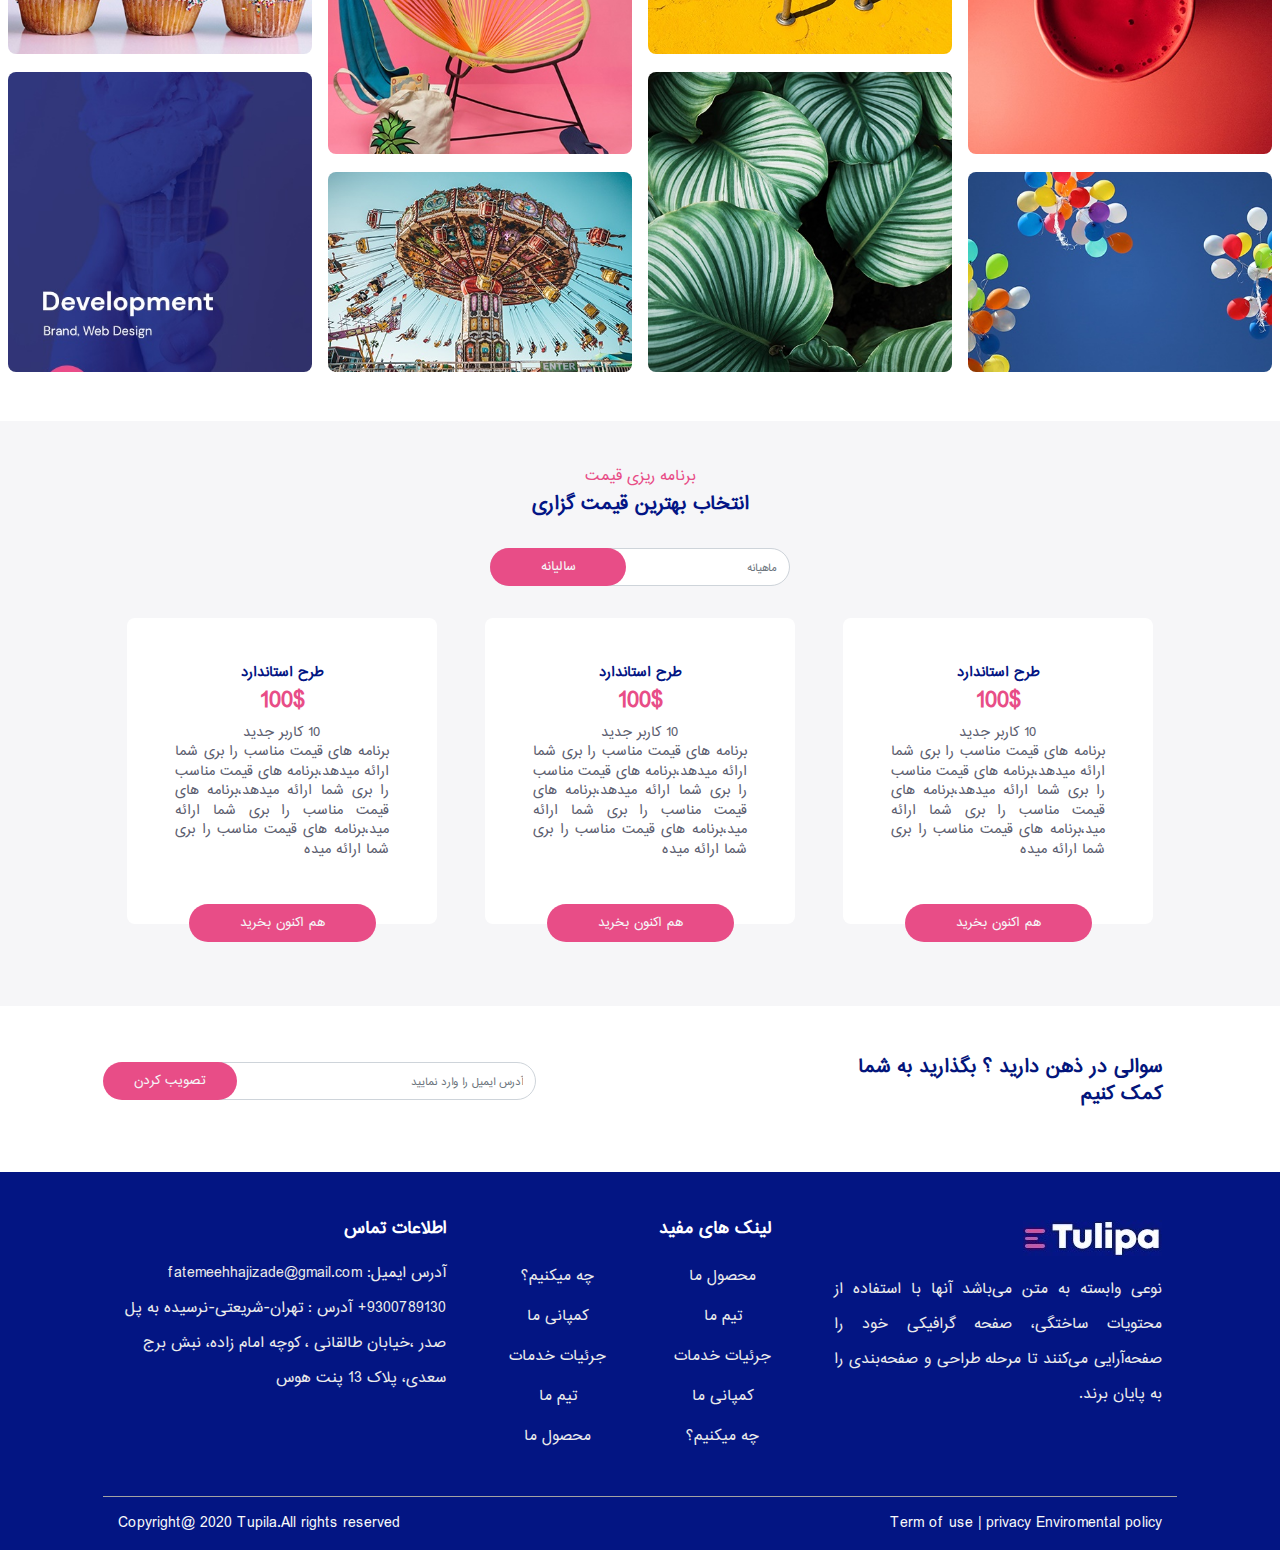
<file: services.html>
<html>

<head>
    <meta name="viewport" content="width=device-width, initial-scale=1.0" charset="utf-8">
    <link rel="stylesheet" href="css/themify-icons.css">
    <link rel="stylesheet" href="css/fontawesom/css/all.min.css">
    <link rel="stylesheet" href="css/bootstrap.min.css">
    <link rel="stylesheet" href="css/bootstrap-rtl.css">
    <link rel="stylesheet" href="css/styles.css">
</head>

<body>
    <header class="news-header py-4">
        <div class="container px-5">
            <nav class="navbar navbar-expand-lg navbar-light py-0">
                <!-- navbar -->
                <div class="news-logo">
                    <img src="img/news-logo.jpg" alt="">
                </div>
                <button class="navbar-toggler my-2" type="button" data-toggle="collapse" data-target="#navbar" aria-controls="navbarSupportedContent" aria-expanded="false" aria-label="Toggle navigation">
                                    <span class="navbar-toggler-icon"></span>
                        </button>

                <div class="collapse navbar-collapse  " id="navbar">
                    <ul class="navbar-nav   text-right ml-auto p-md-0 pb-4 p-0 new-nav">
                        <li class="nav-item">
                            <a class="nav-link" href="search.html">صفحه اصلی</a>
                        </li>
                        <li class="nav-item">
                            <a class="nav-link">کاربران</a>
                        </li>
                        <li class="nav-item">
                            <a class="nav-link" href="#">منو ها</a>
                        </li>
                        <li class="nav-item">
                            <a class="nav-link">پروژه ها  </a>
                        </li>
                        <li class="nav-item">
                            <a class="nav-link"> درباره ما</a>
                        </li>
                        <li class="nav-item">
                            <a class="nav-link"> تماس با ما</a>
                        </li>
                    </ul>
                    <div class="d-flex">
                        <input type="text" class="search-box-header active" placeholder=" جست و جو کنید...">
                        <i class="fas fa-search"></i>
                    </div>
                </div>
                <!--end collapse-->
            </nav>
            <div class="row py-5">
                <div class="col-12 col-md-5">
                    <h3> خدمات ما </h3>
                    <ul class="nav px-0">
                        <li class="nav-item">
                            <a class="nav-link active" href="#">صفحه اول</a>
                        </li>
                        <li class="nav-item">
                            <a class="nav-link px-0" href="#">/</a>
                        </li>
                        <li class="nav-item">
                            <a class="nav-link" href="#"> نمونه کارها</a>
                        </li>
                    </ul>
                </div>

            </div>
        </div>
    </header>
    <main>
        <div class="container p-5">
            <div class="row">
                <div class="col-12 working-technologi">
                    <h5>کار بر روی آخرین فن آوری ها</h5>
                    <p class="mt-3">شده‌است. از آنجایی که طراحان عموما نویسنده متن نیستند و وظیفه رعایت حق تکثیر متون را ندارند و در همان حال کار آنها به نوعی وابسته به متن می‌باشد آنها با استفاده از محتویات ساختگی، صفحه گرافیکی خود را صفحه‌آرایی می‌کنند تا مرحله طراحی
                        و صفحه‌بندی را به پایان برند.</p>
                    <p>گفته می‌شود. طراح گرافیک از این متن به عنوان عنصری از ترکیب بندی برای پر کردن صفحه و ارایه اولیه شکل ظاهری و کلی طرح سفارش گرفته شده استفاده می نماید، تا از نظر گرافیکی نشانگر چگونگی نوع و اندازه فونت و ظاهر متن باشد. معمولا طراحان
                        گرافیک برای صفحه‌آرایی، نخست از متن‌های آزمایشی و بی‌معنی استفاده می‌کنند تا صرفا به مشتری یا صاحب کار خود نشان دهند که صفحه طراحی یا صفحه بندی شده بعد از اینکه متن در آن قرار گیرد چگونه به نظر می‌رسد و قلم‌ها و اندازه‌بندی‌ها
                        چگونه در نظر گرفته</p>
                </div>
            </div>
        </div>

        <div class="container px-5 pb-5">
            <div class="row">
                <div class="col-12 col-md-5 best-solutions">
                    <h5> ارایه بهترین راه حل ها</h5>
                    <div id="accordionExample" class="accordion">
                        <div class="solutions-choise active show">
                            <div class="how-i-better-header d-flex align-items-center" data-toggle="collapse" href="#item1" aria-expanded="false" aria-controls="collapseExample">
                                <i></i>
                                <h6>اجازه دهید چیزی خلاقانه بسازیم..</h6>
                            </div>
                            <div class="collapse" id="item1" data-parent="#accordionExample">
                                <p>،می‌باشد آنها با استفاده از محتویات ساختگی، صفحه گرافیکی خود را صفحه‌آرایی می‌کنند تا مرحله طراحمی‌باشد آنها با استفاده از محتویات ساختگی، صفحه گرافیکی خود را صفحه‌آرایی می‌کنند تا مرحله طراحی</p>
                            </div>
                        </div>

                        <div class="solutions-choise">
                            <div class="how-i-better-header d-flex align-items-center" data-toggle="collapse" href="#item2" aria-expanded="false" aria-controls="collapseExample">
                                <i></i>
                                <h6>طراحی رابط وب و سایت و برنامه تلفن</h6>
                            </div>
                            <div class="collapse" id="item2" data-parent="#accordionExample">
                                <p>،می‌باشد آنها با استفاده از محتویات ساختگی، صفحه گرافیکی خود را صفحه‌آرایی می‌کنند تا مرحله طراحمی‌باشد آنها با استفاده از محتویات ساختگی، صفحه گرافیکی خود را صفحه‌آرایی می‌کنند تا مرحله طراحی</p>
                            </div>
                        </div>
                        <div class="solutions-choise">
                            <div class="how-i-better-header d-flex align-items-center" data-toggle="collapse" href="#item3" aria-expanded="false" aria-controls="collapseExample">
                                <i></i>
                                <h6>آیا میتوانیم یک اسباب بازی خلاق ایجاد کنیم؟</h6>
                            </div>
                            <div class="collapse" id="item3" data-parent="#accordionExample">
                                <p>،می‌باشد آنها با استفاده از محتویات ساختگی، صفحه گرافیکی خود را صفحه‌آرایی می‌کنند تا مرحله طراحمی‌باشد آنها با استفاده از محتویات ساختگی، صفحه گرافیکی خود را صفحه‌آرایی می‌کنند تا مرحله طراحی</p>
                            </div>
                        </div>
                    </div>
                    <p class="p-solutions">می‌باشد آنها با استفاده از محتویات ساختگی، صفحه گرافیکی خود را صفحه‌آرایی می‌کنند تا مرحله طراحمی‌باشد آنها با استفاده از محتویات ساختگی، صفحه گرافیکی خود را صفحه‌آرایی می‌کنند تا مرحله طراحمی‌باشد آنها با استفاده از محتویات ساختگی،
                        صفحه گرافیکی خود را صفحه‌آرایی می‌کنند تا مرحله طراحمی‌باشد آنها با استفاده از محتویات ساختگح</p>
                </div>
                <div class="col-12 col-md-7">
                    <img src="img/solution-img.jpg" class="solution-img" alt="">
                </div>

            </div>
        </div>
        <!--end best-solutions-->
        <div class="container p-5">
            <div class="row">
                <div class="col-12 col-md-6 pl-md-5">
                    <div class="persent d-flex justify-content-between">
                        <section class="py-3">
                            <h6>2.3K</h6>
                            <span>قلم‌ها و اندازه‌بندی‌ها</span>
                        </section>
                        <section class="py-3">
                            <h6># 48</h6>
                            <span>قلم‌ها و اندازه‌بندی‌ها</span>
                        </section>
                    </div>
                    <p class="persent-p">برای صفحه‌آرایی، نخست از متن‌های آزمایشی و بی‌معنی استفاده می‌کنند تا صرفا به مشتری یا صاحب کار خود نشان دهند که صفحه طراحی یا صفحه بندی شده بعد از اینکه متن در آن قرار گیرد چگونه به نظر می‌رسد و قلم‌ها و اندازه‌بندی‌ها چگونه در نظر
                        گرفته شده‌است. از آنجایی که طراحان عموما نویسنده متن نیستند و وظیفه رعایت حق تکثیر متون را ندارند و در همان حال کار آنها به نوعی وابسته به متن می‌باشد آنها با استفاده از محتویات ساختگی، صفحه گرافیکی خود را صفحه‌آرایی می‌کنند تا
                        مرحله طراحی و صفحه‌بندی را به پایان برند.</p>
                </div>
                <div class="col-12 col-md-6 pr-md-5">
                    <div class="persent d-flex justify-content-between">
                        <section class="py-3">
                            <h6>95%</h6>
                            <span>قلم‌ها و اندازه‌بندی‌ها</span>
                        </section>
                        <section class="py-3">
                            <h6>4.5K</h6>
                            <span>قلم‌ها و اندازه‌بندی‌ها</span>
                        </section>
                    </div>
                    <p class="persent-p">برای صفحه‌آرایی، نخست از متن‌های آزمایشی و بی‌معنی استفاده می‌کنند تا صرفا به مشتری یا صاحب کار خود نشان دهند که صفحه طراحی یا صفحه بندی شده بعد از اینکه متن در آن قرار گیرد چگونه به نظر می‌رسد و قلم‌ها و اندازه‌بندی‌ها چگونه در نظر
                        گرفته شده‌است. از آنجایی که طراحان عموما نویسنده متن نیستند و وظیفه رعایت حق تکثیر متون را ندارند و در همان حال کار آنها به نوعی وابسته به متن می‌باشد آنها با استفاده از محتویات ساختگی، صفحه گرافیکی خود را صفحه‌آرایی می‌کنند تا
                        مرحله طراحی و صفحه‌بندی را به پایان برند.</p>
                </div>
            </div>
        </div>
        <div class="container p-5">
            <div class="row">
                <div class="col-12 col-md-6 ">
                    <div class="example pl-5 text-center text-md-right">
                        <section>
                            <h6>ما چیکار میکنیم</h6>
                        </section>
                        <h5>طراحی یا صفحه بندی شده بعد از اینکه متن در آن قرار گیرد چگونه به نظر می‌رسد</h5>
                    </div>
                </div>
                <div class="col-12 col-md-6  example-2">
                    <ul class="mb-0 mt-5 text-md-left text-center">
                        <li class="list-inline-item"><a href="#">برنامه موبایل</a></li>
                        <li class="list-inline-item"><a href="#" class="active">توسعه هنده</a></li>
                        <li class="list-inline-item"><a href="#">برند</a></li>
                        <li class="list-inline-item"><a href="#">همه</a></li>
                    </ul>
                </div>
            </div>
        </div>
        <div class="container-fluid">
            <div class="row">
                <div class="col-12 col-md-3 col-sm-6 p-0">
                    <div class="p-2">
                        <div class="big-img"><img class="active" src="img/pic4.jpg " alt=" ">
                            <div class="hoverShow">
                                <h5>موارد بیشتر...</h5>
                                <p> صفحه بندی شده بعد از اینکه متن</p>
                                <a href="#" class="btn"><i class="fas fa-arrow-right"></i></a>
                            </div>
                        </div>
                        <div class="small-img"><img src="img/pic5.jpg " alt=" ">
                            <div class="hoverSmallShow">
                                <h5>مستندات...</h5>
                                <p> صفحه بندی شده بعد از اینکه متن</p>
                                <a href="#" class="btn"><i class="fas fa-arrow-right"></i></a>
                            </div>
                        </div>
                    </div>
                </div>
                <div class="col-12 col-md-3 col-sm-6 p-0">
                    <div class="p-2">
                        <div class="small-img"><img src="img/pic3.jpg " alt=" ">
                            <div class="hoverSmallShow">
                                <h5>مستندات...</h5>
                                <p> صفحه بندی شده بعد از اینکه متن</p>
                                <a href="#" class="btn"><i class="fas fa-arrow-right"></i></a>
                            </div>
                        </div>
                        <div class="big-img"><img src="img/pic6.jpg " alt=" ">
                            <div class="hoverShow">
                                <h5>موارد بیشتر...</h5>
                                <p> صفحه بندی شده بعد از اینکه متن</p>
                                <a href="#" class="btn"><i class="fas fa-arrow-right"></i></a>
                            </div>
                        </div>
                    </div>
                </div>
                <div class="col-12 col-md-3 col-sm-6 p-0">
                    <div class="p-2">
                        <div class="big-img "><img src="img/pic2.jpg " alt=" ">
                            <div class="hoverShow">
                                <h5>موارد بیشتر...</h5>
                                <p> صفحه بندی شده بعد از اینکه متن</p>
                                <a href="#" class="btn"><i class="fas fa-arrow-right"></i></a>
                            </div>
                        </div>
                        <div class="small-img "><img src="img/pic7.jpg " alt=" ">
                            <div class="hoverSmallShow">
                                <h5>مستندات...</h5>
                                <p> صفحه بندی شده بعد از اینکه متن</p>
                                <a href="#" class="btn"><i class="fas fa-arrow-right"></i></a>
                            </div>
                        </div>
                    </div>
                </div>
                <div class="col-12 col-md-3 col-sm-6 p-0">
                    <div class="p-2">
                        <div class="small-img "><img src="img/img3.jpg " alt=" ">
                            <div class="hoverSmallShow">
                                <h5>مستندات...</h5>
                                <p> صفحه بندی شده بعد از اینکه متن</p>
                                <a href="#" class="btn"><i class="fas fa-arrow-right"></i></a>
                            </div>
                        </div>
                        <div class="big-img "><img src="img/pic8.jpg " alt=" "></div>
                    </div>
                </div>
            </div>
        </div>
        <div class="news-header py-5 pricing-header mt-4">
            <div class="container d-flex flex-column align-items-center justify-content-center">
                <div class="choes-pricing-title  text-center">
                    <h6>برنامه ریزی قیمت</h6>
                    <h5>انتخاب بهترین قیمت گزاری</h5>
                </div>
                <form action="" class="mb-0 mt-4 ">
                    <div class="form-group d-flex ">
                        <input type="email" class="form-control" id="exampleInputEmail1" aria-describedby="emailHelp" placeholder="ماهیانه">
                        <button class="btn" type="submit">سالیانه</button>
                    </div>
                </form>
            </div>
            <div class="container px-5 py-3">
                <div class="row">
                    <div class="col-12 col-md-4 px-4 mb-3 mb-md-0 text-center">
                        <div class="price-section p-5 text-center">
                            <h6>طرح استاندارد</h6>
                            <h5>100$</h5>
                            <span>10 کاربر جدید</span>
                            <p>برنامه های قیمت مناسب را بری شما ارائه میدهد،برنامه های قیمت مناسب را بری شما ارائه میدهد،برنامه های قیمت مناسب را بری شما ارائه مید،برنامه های قیمت مناسب را بری شما ارائه میده</p>

                        </div>
                        <a href="" class="btn shopping-btn ">هم اکنون بخرید</a>
                    </div>
                    <div class="col-12 col-md-4 px-4 mb-3 mb-md-0 text-center">
                        <div class="price-section p-5 text-center">
                            <h6>طرح استاندارد</h6>
                            <h5>100$</h5>
                            <span>10 کاربر جدید</span>
                            <p>برنامه های قیمت مناسب را بری شما ارائه میدهد،برنامه های قیمت مناسب را بری شما ارائه میدهد،برنامه های قیمت مناسب را بری شما ارائه مید،برنامه های قیمت مناسب را بری شما ارائه میده</p>
                        </div>
                        <a href="" class="btn shopping-btn ">هم اکنون بخرید</a>
                    </div>
                    <div class="col-12 col-md-4 px-4 mb-3 mb-md-0 text-center">
                        <div class="price-section p-5 text-center">
                            <h6>طرح استاندارد</h6>
                            <h5>100$</h5>
                            <span>10 کاربر جدید</span>
                            <p>برنامه های قیمت مناسب را بری شما ارائه میدهد،برنامه های قیمت مناسب را بری شما ارائه میدهد،برنامه های قیمت مناسب را بری شما ارائه مید،برنامه های قیمت مناسب را بری شما ارائه میده</p>
                        </div>
                        <a href="" class="btn shopping-btn ">هم اکنون بخرید</a>
                    </div>
                </div>
            </div>
        </div>
        <!--end price-section-->
        <div class="container px-5">
            <div class="row py-5 questions d-flex justify-content-center">
                <div class="col-12 col-md-7 d-flex  mb-3">
                    <section>
                        <h5>
                            سوالی در ذهن دارید ؟ بگذارید به شما کمک کنیم
                        </h5>
                    </section>
                </div>
                <div class="col-12 col-md-5 d-flex justify-content-center align-items-center">
                    <form action="" class="mb-0 w-100">
                        <div class="form-group d-flex justify-content-center w-100">
                            <input type="email" class="form-control" id="exampleInputEmail1" aria-describedby="emailHelp" placeholder="آدرس ایمیل را وارد نمایید">
                            <button class="btn" type="submit">تصویب کردن</button>
                        </div>
                    </form>
                </div>
            </div>
        </div>
        <!--end questions-->
    </main>
    <footer>
        <div class="end">
            <div class="container px-5 pt-5">
                <div class="row borderd pb-4">
                    <div class="col-12 col-md-4 end-part1 d-flex justify-content-center">
                        <div>
                            <img src="img/logoblue.jpg" alt="">
                            <p class="mt-3">نوعی وابسته به متن می‌باشد آنها با استفاده از محتویات ساختگی، صفحه گرافیکی خود را صفحه‌آرایی می‌کنند تا مرحله طراحی و صفحه‌بندی را به پایان برند.</p>
                        </div>
                    </div>
                    <div class="col-12 col-md-4 end-part2  px-md-5">
                        <h5>لینک های مفید</h5>
                        <div class="d-flex mt-3 justify-content-between ">
                            <ul class="p-0">
                                <li><a href="#">محصول ما</a></li>
                                <li><a href="#">تیم ما</a></li>
                                <li><a href="#">جرئیات خدمات</a></li>
                                <li><a href="#">کمپانی ما</a></li>
                                <li><a href="#">چه میکنیم؟</a></li>
                            </ul>
                            <ul>
                                <li><a href="#">چه میکنیم؟</a></li>
                                <li><a href="#">کمپانی ما</a></li>
                                <li><a href="#">جرئیات خدمات</a></li>
                                <li><a href="#">تیم ما</a></li>
                                <li><a href="#">محصول ما</a></li>
                            </ul>
                        </div>
                    </div>
                    <div class="col-12 col-md-4 endpart3">
                        <h5>اطلاعات تماس</h5>
                        <div class="mt-3">
                            <span>آدرس ایمیل: fatemeehhajizade@gmail.com</span>
                            <span>+9300789130</span>
                            <span>آدرس : تهران-شریعتی-نرسیده به پل صدر ،خیابان طالقانی ، کوچه امام زاده، نبش برج سعدی، پلاک 13  پنت هوس</span>
                        </div>
                    </div>
                </div>
                <div class="row">
                    <div class="col-12 d-flex justify-content-between text-light pt-3 text-small">
                        <p class="">Term of use | privacy Enviromental policy</p>
                        <p class="">Copyright@ 2020 Tupila.All rights reserved</p>
                    </div>

                </div>
            </div>
        </div>
    </footer>


    <script src="js/jquery-3.5.1.min.js "></script>
    <script src="https://cdnjs.cloudflare.com/ajax/libs/popper.js/1.12.9/umd/popper.min.js "></script>
    <script src="js/bootstrap.js "></script>
    <script src="js/newjs.js "></script>
</body>

</html>
</file>
<file: css/themify-icons.css>
@font-face {
	font-family: 'themify';
	src:url('../fonts/themify.eot?-fvbane');
	src:url('../fonts/themify.eot?#iefix-fvbane') format('embedded-opentype'),
		url('../fonts/themify.woff?-fvbane') format('woff'),
		url('../fonts/themify.ttf?-fvbane') format('truetype'),
		url('../fonts/themify.svg?-fvbane#themify') format('svg');
	font-weight: normal;
	font-style: normal;
}

[class^="ti-"], [class*=" ti-"] {
	font-family: 'themify';
	speak: none;
	font-style: normal;
	font-weight: normal;
	font-variant: normal;
	text-transform: none;
	line-height: 1;

	/* Better Font Rendering =========== */
	-webkit-font-smoothing: antialiased;
	-moz-osx-font-smoothing: grayscale;
}

.ti-wand:before {
	content: "\e600";
}
.ti-volume:before {
	content: "\e601";
}
.ti-user:before {
	content: "\e602";
}
.ti-unlock:before {
	content: "\e603";
}
.ti-unlink:before {
	content: "\e604";
}
.ti-trash:before {
	content: "\e605";
}
.ti-thought:before {
	content: "\e606";
}
.ti-target:before {
	content: "\e607";
}
.ti-tag:before {
	content: "\e608";
}
.ti-tablet:before {
	content: "\e609";
}
.ti-star:before {
	content: "\e60a";
}
.ti-spray:before {
	content: "\e60b";
}
.ti-signal:before {
	content: "\e60c";
}
.ti-shopping-cart:before {
	content: "\e60d";
}
.ti-shopping-cart-full:before {
	content: "\e60e";
}
.ti-settings:before {
	content: "\e60f";
}
.ti-search:before {
	content: "\e610";
}
.ti-zoom-in:before {
	content: "\e611";
}
.ti-zoom-out:before {
	content: "\e612";
}
.ti-cut:before {
	content: "\e613";
}
.ti-ruler:before {
	content: "\e614";
}
.ti-ruler-pencil:before {
	content: "\e615";
}
.ti-ruler-alt:before {
	content: "\e616";
}
.ti-bookmark:before {
	content: "\e617";
}
.ti-bookmark-alt:before {
	content: "\e618";
}
.ti-reload:before {
	content: "\e619";
}
.ti-plus:before {
	content: "\e61a";
}
.ti-pin:before {
	content: "\e61b";
}
.ti-pencil:before {
	content: "\e61c";
}
.ti-pencil-alt:before {
	content: "\e61d";
}
.ti-paint-roller:before {
	content: "\e61e";
}
.ti-paint-bucket:before {
	content: "\e61f";
}
.ti-na:before {
	content: "\e620";
}
.ti-mobile:before {
	content: "\e621";
}
.ti-minus:before {
	content: "\e622";
}
.ti-medall:before {
	content: "\e623";
}
.ti-medall-alt:before {
	content: "\e624";
}
.ti-marker:before {
	content: "\e625";
}
.ti-marker-alt:before {
	content: "\e626";
}
.ti-arrow-up:before {
	content: "\e627";
}
.ti-arrow-right:before {
	content: "\e628";
}
.ti-arrow-left:before {
	content: "\e629";
}
.ti-arrow-down:before {
	content: "\e62a";
}
.ti-lock:before {
	content: "\e62b";
}
.ti-location-arrow:before {
	content: "\e62c";
}
.ti-link:before {
	content: "\e62d";
}
.ti-layout:before {
	content: "\e62e";
}
.ti-layers:before {
	content: "\e62f";
}
.ti-layers-alt:before {
	content: "\e630";
}
.ti-key:before {
	content: "\e631";
}
.ti-import:before {
	content: "\e632";
}
.ti-image:before {
	content: "\e633";
}
.ti-heart:before {
	content: "\e634";
}
.ti-heart-broken:before {
	content: "\e635";
}
.ti-hand-stop:before {
	content: "\e636";
}
.ti-hand-open:before {
	content: "\e637";
}
.ti-hand-drag:before {
	content: "\e638";
}
.ti-folder:before {
	content: "\e639";
}
.ti-flag:before {
	content: "\e63a";
}
.ti-flag-alt:before {
	content: "\e63b";
}
.ti-flag-alt-2:before {
	content: "\e63c";
}
.ti-eye:before {
	content: "\e63d";
}
.ti-export:before {
	content: "\e63e";
}
.ti-exchange-vertical:before {
	content: "\e63f";
}
.ti-desktop:before {
	content: "\e640";
}
.ti-cup:before {
	content: "\e641";
}
.ti-crown:before {
	content: "\e642";
}
.ti-comments:before {
	content: "\e643";
}
.ti-comment:before {
	content: "\e644";
}
.ti-comment-alt:before {
	content: "\e645";
}
.ti-close:before {
	content: "\e646";
}
.ti-clip:before {
	content: "\e647";
}
.ti-angle-up:before {
	content: "\e648";
}
.ti-angle-right:before {
	content: "\e649";
}
.ti-angle-left:before {
	content: "\e64a";
}
.ti-angle-down:before {
	content: "\e64b";
}
.ti-check:before {
	content: "\e64c";
}
.ti-check-box:before {
	content: "\e64d";
}
.ti-camera:before {
	content: "\e64e";
}
.ti-announcement:before {
	content: "\e64f";
}
.ti-brush:before {
	content: "\e650";
}
.ti-briefcase:before {
	content: "\e651";
}
.ti-bolt:before {
	content: "\e652";
}
.ti-bolt-alt:before {
	content: "\e653";
}
.ti-blackboard:before {
	content: "\e654";
}
.ti-bag:before {
	content: "\e655";
}
.ti-move:before {
	content: "\e656";
}
.ti-arrows-vertical:before {
	content: "\e657";
}
.ti-arrows-horizontal:before {
	content: "\e658";
}
.ti-fullscreen:before {
	content: "\e659";
}
.ti-arrow-top-right:before {
	content: "\e65a";
}
.ti-arrow-top-left:before {
	content: "\e65b";
}
.ti-arrow-circle-up:before {
	content: "\e65c";
}
.ti-arrow-circle-right:before {
	content: "\e65d";
}
.ti-arrow-circle-left:before {
	content: "\e65e";
}
.ti-arrow-circle-down:before {
	content: "\e65f";
}
.ti-angle-double-up:before {
	content: "\e660";
}
.ti-angle-double-right:before {
	content: "\e661";
}
.ti-angle-double-left:before {
	content: "\e662";
}
.ti-angle-double-down:before {
	content: "\e663";
}
.ti-zip:before {
	content: "\e664";
}
.ti-world:before {
	content: "\e665";
}
.ti-wheelchair:before {
	content: "\e666";
}
.ti-view-list:before {
	content: "\e667";
}
.ti-view-list-alt:before {
	content: "\e668";
}
.ti-view-grid:before {
	content: "\e669";
}
.ti-uppercase:before {
	content: "\e66a";
}
.ti-upload:before {
	content: "\e66b";
}
.ti-underline:before {
	content: "\e66c";
}
.ti-truck:before {
	content: "\e66d";
}
.ti-timer:before {
	content: "\e66e";
}
.ti-ticket:before {
	content: "\e66f";
}
.ti-thumb-up:before {
	content: "\e670";
}
.ti-thumb-down:before {
	content: "\e671";
}
.ti-text:before {
	content: "\e672";
}
.ti-stats-up:before {
	content: "\e673";
}
.ti-stats-down:before {
	content: "\e674";
}
.ti-split-v:before {
	content: "\e675";
}
.ti-split-h:before {
	content: "\e676";
}
.ti-smallcap:before {
	content: "\e677";
}
.ti-shine:before {
	content: "\e678";
}
.ti-shift-right:before {
	content: "\e679";
}
.ti-shift-left:before {
	content: "\e67a";
}
.ti-shield:before {
	content: "\e67b";
}
.ti-notepad:before {
	content: "\e67c";
}
.ti-server:before {
	content: "\e67d";
}
.ti-quote-right:before {
	content: "\e67e";
}
.ti-quote-left:before {
	content: "\e67f";
}
.ti-pulse:before {
	content: "\e680";
}
.ti-printer:before {
	content: "\e681";
}
.ti-power-off:before {
	content: "\e682";
}
.ti-plug:before {
	content: "\e683";
}
.ti-pie-chart:before {
	content: "\e684";
}
.ti-paragraph:before {
	content: "\e685";
}
.ti-panel:before {
	content: "\e686";
}
.ti-package:before {
	content: "\e687";
}
.ti-music:before {
	content: "\e688";
}
.ti-music-alt:before {
	content: "\e689";
}
.ti-mouse:before {
	content: "\e68a";
}
.ti-mouse-alt:before {
	content: "\e68b";
}
.ti-money:before {
	content: "\e68c";
}
.ti-microphone:before {
	content: "\e68d";
}
.ti-menu:before {
	content: "\e68e";
}
.ti-menu-alt:before {
	content: "\e68f";
}
.ti-map:before {
	content: "\e690";
}
.ti-map-alt:before {
	content: "\e691";
}
.ti-loop:before {
	content: "\e692";
}
.ti-location-pin:before {
	content: "\e693";
}
.ti-list:before {
	content: "\e694";
}
.ti-light-bulb:before {
	content: "\e695";
}
.ti-Italic:before {
	content: "\e696";
}
.ti-info:before {
	content: "\e697";
}
.ti-infinite:before {
	content: "\e698";
}
.ti-id-badge:before {
	content: "\e699";
}
.ti-hummer:before {
	content: "\e69a";
}
.ti-home:before {
	content: "\e69b";
}
.ti-help:before {
	content: "\e69c";
}
.ti-headphone:before {
	content: "\e69d";
}
.ti-harddrives:before {
	content: "\e69e";
}
.ti-harddrive:before {
	content: "\e69f";
}
.ti-gift:before {
	content: "\e6a0";
}
.ti-game:before {
	content: "\e6a1";
}
.ti-filter:before {
	content: "\e6a2";
}
.ti-files:before {
	content: "\e6a3";
}
.ti-file:before {
	content: "\e6a4";
}
.ti-eraser:before {
	content: "\e6a5";
}
.ti-envelope:before {
	content: "\e6a6";
}
.ti-download:before {
	content: "\e6a7";
}
.ti-direction:before {
	content: "\e6a8";
}
.ti-direction-alt:before {
	content: "\e6a9";
}
.ti-dashboard:before {
	content: "\e6aa";
}
.ti-control-stop:before {
	content: "\e6ab";
}
.ti-control-shuffle:before {
	content: "\e6ac";
}
.ti-control-play:before {
	content: "\e6ad";
}
.ti-control-pause:before {
	content: "\e6ae";
}
.ti-control-forward:before {
	content: "\e6af";
}
.ti-control-backward:before {
	content: "\e6b0";
}
.ti-cloud:before {
	content: "\e6b1";
}
.ti-cloud-up:before {
	content: "\e6b2";
}
.ti-cloud-down:before {
	content: "\e6b3";
}
.ti-clipboard:before {
	content: "\e6b4";
}
.ti-car:before {
	content: "\e6b5";
}
.ti-calendar:before {
	content: "\e6b6";
}
.ti-book:before {
	content: "\e6b7";
}
.ti-bell:before {
	content: "\e6b8";
}
.ti-basketball:before {
	content: "\e6b9";
}
.ti-bar-chart:before {
	content: "\e6ba";
}
.ti-bar-chart-alt:before {
	content: "\e6bb";
}
.ti-back-right:before {
	content: "\e6bc";
}
.ti-back-left:before {
	content: "\e6bd";
}
.ti-arrows-corner:before {
	content: "\e6be";
}
.ti-archive:before {
	content: "\e6bf";
}
.ti-anchor:before {
	content: "\e6c0";
}
.ti-align-right:before {
	content: "\e6c1";
}
.ti-align-left:before {
	content: "\e6c2";
}
.ti-align-justify:before {
	content: "\e6c3";
}
.ti-align-center:before {
	content: "\e6c4";
}
.ti-alert:before {
	content: "\e6c5";
}
.ti-alarm-clock:before {
	content: "\e6c6";
}
.ti-agenda:before {
	content: "\e6c7";
}
.ti-write:before {
	content: "\e6c8";
}
.ti-window:before {
	content: "\e6c9";
}
.ti-widgetized:before {
	content: "\e6ca";
}
.ti-widget:before {
	content: "\e6cb";
}
.ti-widget-alt:before {
	content: "\e6cc";
}
.ti-wallet:before {
	content: "\e6cd";
}
.ti-video-clapper:before {
	content: "\e6ce";
}
.ti-video-camera:before {
	content: "\e6cf";
}
.ti-vector:before {
	content: "\e6d0";
}
.ti-themify-logo:before {
	content: "\e6d1";
}
.ti-themify-favicon:before {
	content: "\e6d2";
}
.ti-themify-favicon-alt:before {
	content: "\e6d3";
}
.ti-support:before {
	content: "\e6d4";
}
.ti-stamp:before {
	content: "\e6d5";
}
.ti-split-v-alt:before {
	content: "\e6d6";
}
.ti-slice:before {
	content: "\e6d7";
}
.ti-shortcode:before {
	content: "\e6d8";
}
.ti-shift-right-alt:before {
	content: "\e6d9";
}
.ti-shift-left-alt:before {
	content: "\e6da";
}
.ti-ruler-alt-2:before {
	content: "\e6db";
}
.ti-receipt:before {
	content: "\e6dc";
}
.ti-pin2:before {
	content: "\e6dd";
}
.ti-pin-alt:before {
	content: "\e6de";
}
.ti-pencil-alt2:before {
	content: "\e6df";
}
.ti-palette:before {
	content: "\e6e0";
}
.ti-more:before {
	content: "\e6e1";
}
.ti-more-alt:before {
	content: "\e6e2";
}
.ti-microphone-alt:before {
	content: "\e6e3";
}
.ti-magnet:before {
	content: "\e6e4";
}
.ti-line-double:before {
	content: "\e6e5";
}
.ti-line-dotted:before {
	content: "\e6e6";
}
.ti-line-dashed:before {
	content: "\e6e7";
}
.ti-layout-width-full:before {
	content: "\e6e8";
}
.ti-layout-width-default:before {
	content: "\e6e9";
}
.ti-layout-width-default-alt:before {
	content: "\e6ea";
}
.ti-layout-tab:before {
	content: "\e6eb";
}
.ti-layout-tab-window:before {
	content: "\e6ec";
}
.ti-layout-tab-v:before {
	content: "\e6ed";
}
.ti-layout-tab-min:before {
	content: "\e6ee";
}
.ti-layout-slider:before {
	content: "\e6ef";
}
.ti-layout-slider-alt:before {
	content: "\e6f0";
}
.ti-layout-sidebar-right:before {
	content: "\e6f1";
}
.ti-layout-sidebar-none:before {
	content: "\e6f2";
}
.ti-layout-sidebar-left:before {
	content: "\e6f3";
}
.ti-layout-placeholder:before {
	content: "\e6f4";
}
.ti-layout-menu:before {
	content: "\e6f5";
}
.ti-layout-menu-v:before {
	content: "\e6f6";
}
.ti-layout-menu-separated:before {
	content: "\e6f7";
}
.ti-layout-menu-full:before {
	content: "\e6f8";
}
.ti-layout-media-right-alt:before {
	content: "\e6f9";
}
.ti-layout-media-right:before {
	content: "\e6fa";
}
.ti-layout-media-overlay:before {
	content: "\e6fb";
}
.ti-layout-media-overlay-alt:before {
	content: "\e6fc";
}
.ti-layout-media-overlay-alt-2:before {
	content: "\e6fd";
}
.ti-layout-media-left-alt:before {
	content: "\e6fe";
}
.ti-layout-media-left:before {
	content: "\e6ff";
}
.ti-layout-media-center-alt:before {
	content: "\e700";
}
.ti-layout-media-center:before {
	content: "\e701";
}
.ti-layout-list-thumb:before {
	content: "\e702";
}
.ti-layout-list-thumb-alt:before {
	content: "\e703";
}
.ti-layout-list-post:before {
	content: "\e704";
}
.ti-layout-list-large-image:before {
	content: "\e705";
}
.ti-layout-line-solid:before {
	content: "\e706";
}
.ti-layout-grid4:before {
	content: "\e707";
}
.ti-layout-grid3:before {
	content: "\e708";
}
.ti-layout-grid2:before {
	content: "\e709";
}
.ti-layout-grid2-thumb:before {
	content: "\e70a";
}
.ti-layout-cta-right:before {
	content: "\e70b";
}
.ti-layout-cta-left:before {
	content: "\e70c";
}
.ti-layout-cta-center:before {
	content: "\e70d";
}
.ti-layout-cta-btn-right:before {
	content: "\e70e";
}
.ti-layout-cta-btn-left:before {
	content: "\e70f";
}
.ti-layout-column4:before {
	content: "\e710";
}
.ti-layout-column3:before {
	content: "\e711";
}
.ti-layout-column2:before {
	content: "\e712";
}
.ti-layout-accordion-separated:before {
	content: "\e713";
}
.ti-layout-accordion-merged:before {
	content: "\e714";
}
.ti-layout-accordion-list:before {
	content: "\e715";
}
.ti-ink-pen:before {
	content: "\e716";
}
.ti-info-alt:before {
	content: "\e717";
}
.ti-help-alt:before {
	content: "\e718";
}
.ti-headphone-alt:before {
	content: "\e719";
}
.ti-hand-point-up:before {
	content: "\e71a";
}
.ti-hand-point-right:before {
	content: "\e71b";
}
.ti-hand-point-left:before {
	content: "\e71c";
}
.ti-hand-point-down:before {
	content: "\e71d";
}
.ti-gallery:before {
	content: "\e71e";
}
.ti-face-smile:before {
	content: "\e71f";
}
.ti-face-sad:before {
	content: "\e720";
}
.ti-credit-card:before {
	content: "\e721";
}
.ti-control-skip-forward:before {
	content: "\e722";
}
.ti-control-skip-backward:before {
	content: "\e723";
}
.ti-control-record:before {
	content: "\e724";
}
.ti-control-eject:before {
	content: "\e725";
}
.ti-comments-smiley:before {
	content: "\e726";
}
.ti-brush-alt:before {
	content: "\e727";
}
.ti-youtube:before {
	content: "\e728";
}
.ti-vimeo:before {
	content: "\e729";
}
.ti-twitter:before {
	content: "\e72a";
}
.ti-time:before {
	content: "\e72b";
}
.ti-tumblr:before {
	content: "\e72c";
}
.ti-skype:before {
	content: "\e72d";
}
.ti-share:before {
	content: "\e72e";
}
.ti-share-alt:before {
	content: "\e72f";
}
.ti-rocket:before {
	content: "\e730";
}
.ti-pinterest:before {
	content: "\e731";
}
.ti-new-window:before {
	content: "\e732";
}
.ti-microsoft:before {
	content: "\e733";
}
.ti-list-ol:before {
	content: "\e734";
}
.ti-linkedin:before {
	content: "\e735";
}
.ti-layout-sidebar-2:before {
	content: "\e736";
}
.ti-layout-grid4-alt:before {
	content: "\e737";
}
.ti-layout-grid3-alt:before {
	content: "\e738";
}
.ti-layout-grid2-alt:before {
	content: "\e739";
}
.ti-layout-column4-alt:before {
	content: "\e73a";
}
.ti-layout-column3-alt:before {
	content: "\e73b";
}
.ti-layout-column2-alt:before {
	content: "\e73c";
}
.ti-instagram:before {
	content: "\e73d";
}
.ti-google:before {
	content: "\e73e";
}
.ti-github:before {
	content: "\e73f";
}
.ti-flickr:before {
	content: "\e740";
}
.ti-facebook:before {
	content: "\e741";
}
.ti-dropbox:before {
	content: "\e742";
}
.ti-dribbble:before {
	content: "\e743";
}
.ti-apple:before {
	content: "\e744";
}
.ti-android:before {
	content: "\e745";
}
.ti-save:before {
	content: "\e746";
}
.ti-save-alt:before {
	content: "\e747";
}
.ti-yahoo:before {
	content: "\e748";
}
.ti-wordpress:before {
	content: "\e749";
}
.ti-vimeo-alt:before {
	content: "\e74a";
}
.ti-twitter-alt:before {
	content: "\e74b";
}
.ti-tumblr-alt:before {
	content: "\e74c";
}
.ti-trello:before {
	content: "\e74d";
}
.ti-stack-overflow:before {
	content: "\e74e";
}
.ti-soundcloud:before {
	content: "\e74f";
}
.ti-sharethis:before {
	content: "\e750";
}
.ti-sharethis-alt:before {
	content: "\e751";
}
.ti-reddit:before {
	content: "\e752";
}
.ti-pinterest-alt:before {
	content: "\e753";
}
.ti-microsoft-alt:before {
	content: "\e754";
}
.ti-linux:before {
	content: "\e755";
}
.ti-jsfiddle:before {
	content: "\e756";
}
.ti-joomla:before {
	content: "\e757";
}
.ti-html5:before {
	content: "\e758";
}
.ti-flickr-alt:before {
	content: "\e759";
}
.ti-email:before {
	content: "\e75a";
}
.ti-drupal:before {
	content: "\e75b";
}
.ti-dropbox-alt:before {
	content: "\e75c";
}
.ti-css3:before {
	content: "\e75d";
}
.ti-rss:before {
	content: "\e75e";
}
.ti-rss-alt:before {
	content: "\e75f";
}
.ti-lg{
	font-size: 1.33rem;
	line-height: .75rem;
	vertical-align: -15%;
}
.ti-2x{
	font-size: 2rem;
}

.ti-3x{
	font-size: 3rem;
}
.ti-4x{
	font-size: 4rem;
}
.ti-5x{
	font-size: 5rem;
}
</file>
<file: css/styles.css>
@font-face {
    font-family: 'isans';
    src: url('../fonts/IRANSans.ttf') format('truetype');
}

body {
    direction: rtl;
    text-align: right;
    font-family: isans;
}


/* ******* ******* ******* ******* ******* ******* ******* start main style ******* ******* ******* ******* *******/

.logo img {
    width: 150px;
    margin-left: 50px;
}

.navbar-light .navbar-nav .nav-link {
    color: rgb(4, 22, 132);
    font-weight: 600;
    font-size: 12px;
    padding: 0 12px;
    font-family: 'isans';
}

.navbar-light .navbar-nav .nav-link:hover {
    cursor: pointer;
}

.call-btn {
    border: 1px solid rgb(232, 77, 135);
    border-radius: 25px;
    padding: 8px 30px;
    direction: ltr;
    color: rgb(232, 77, 135);
    font-weight: 500;
    font-family: isans;
}

.call-btn:hover {
    color: rgb(232, 77, 135);
    text-decoration: none;
}


/* @media(max-width:576px) {
    .collapse {
        background-color: rgb(246, 246, 248);
        padding: 40px;
    }
} */

.section-1 {
    width: 100%;
    height: 450px;
    position: relative;
}

.section-1 img {
    width: 100%;
    height: 100%;
    object-position: center;
    object-fit: cover;
}

.childe-sec1 {
    position: absolute;
    bottom: 50;
}

.childe-sec1 p {
    font-family: isans;
    color: #fff;
    font-size: 14px;
}

.childe-sec1 p.befclass::after {
    display: inline-block;
    content: "";
    width: 40px;
    height: 1px;
    margin: 2px 12px;
    background: #fff;
}

.childe-sec1 h2 {
    font-family: isans;
    color: #fff;
    margin-bottom: 20px;
    font-size: 25px;
}

.childe-sec1 a {
    background-color: rgb(234, 76, 137);
    padding: 6px 60px;
    color: #fff;
    font-family: isans;
    border-radius: 25px;
    font-size: 14px;
}

.childe-sec1 a:hover {
    text-decoration: none;
}

.childe-sec1 i {
    color: #fff;
    font-size: 30px;
}

.scroll {
    margin-top: 100px;
}

.scroll p {
    font-size: 12px;
}

.scroll i {
    font-size: 15px;
    margin-right: 7px;
}

.childe-sec2 {
    position: absolute;
    bottom: 30;
}

.childe-sec2 a i {
    color: rgb(255, 255, 253);
}

.childe-sec2 div {
    border: 1px solid rgb(255, 255, 253);
    width: 50px;
    height: 50px;
    padding: 12px;
    border-radius: 50%;
    display: flex;
    justify-content: center;
    align-items: center;
}

.brands img {
    width: 180px;
}

.section-2 {
    background-color: rgb(246, 246, 248);
    padding-bottom: 70px;
}

.section-2 .title h6 {
    font-family: isans;
    color: rgb(232, 77, 135);
    padding-top: 70px;
    font-weight: 600;
}

.section-2 .title h4 {
    color: rgb(3, 21, 123);
    font-weight: 550;
    font-size: 18px;
    line-height: 1.5;
}

.section-2 img {
    width: 100%;
    padding-left: 0;
    border-radius: 5px;
}

.section-2 .who {
    text-align: justify;
}

.section-2 .who p {
    color: rgb(132, 132, 132);
    font-size: 15px;
}

.section-2 .who img {
    width: 150px;
}

@media(max-width:576px) {
    .section-2 .who {
        padding: 20px 50px;
    }
    .option-2 h5 {
        text-align: center;
    }
}

.section-2 .option-1 {
    background-color: #fff;
    border-radius: 9px;
}

@media(max-width:576px) {
    .section-2 .option-1 {
        width: 100%;
    }
}

.option-1 {
    padding: 40px 30px;
    color: rgb(181, 179, 200);
}

.option-1 h6 {
    padding: 20px 0;
    margin: 0;
}

.option-1 i {
    color: rgb(240, 118, 165);
}

.option-1 h6 {
    color: rgb(3, 21, 133);
    font-weight: 600;
}

.option-1 p {
    font-size: 13px;
    margin: 0;
}

.option-1.active {
    color: rgb(181, 179, 200);
    background-color: rgb(5, 21, 132);
}

.option-1.active i {
    color: #fff;
}

.option-1.active h6 {
    color: #fff;
}

.option-1 i {
    font-size: 50px;
}

.option-2 h5 {
    color: rgb(240, 118, 165);
    font-weight: 600;
    padding-bottom: 20px;
    font-size: 16px;
    position: relative;
}

.option-2 h5::after {
    display: inline-block;
    content: "";
    width: 30px;
    height: 1px;
    margin: 2px 15px;
    background: rgb(232, 77, 135);
}

.option-2 h4 {
    font-weight: 600;
    color: rgb(5, 21, 132);
    text-align: justify;
    padding-bottom: 50px;
    font-size: 15px;
    line-height: 1.5;
}

.option-2 p {
    text-align: justify;
    color: rgb(181, 179, 200);
    font-size: 13px;
}

.option-2 a {
    border-radius: 30px;
    color: #fff;
    background-color: rgb(240, 118, 165);
    padding: 12px 35px;
    margin: 25px 0;
}

.option-2 a:hover {
    color: #fff;
}

.example h6 {
    font-weight: 600;
    color: rgb(232, 77, 135);
    font-size: 15px;
}

.example section {
    position: relative;
}

.example h6::after {
    display: inline-block;
    content: "";
    width: 30px;
    height: 2px;
    margin: 2px 15px;
    background: rgb(232, 77, 135);
}

.example h5 {
    color: rgb(5, 21, 132);
    font-weight: 600;
    margin-top: 25px;
    font-size: 16px;
    line-height: 1.5;
}

.example-2 a {
    color: rgb(5, 21, 132);
    font-size: smaller;
    font-weight: 600;
}

.example-2 a.active {
    color: rgb(232, 77, 135);
    border-bottom: 2px dashed rgb(232, 77, 135);
}

.example-2 a:hover {
    color: rgb(232, 77, 135);
    border-bottom: 2px dashed rgb(232, 77, 135);
    text-decoration: none;
}

.example-2 ul {
    padding-right: 0;
    /* padding-left: 140px; */
    text-align: left;
}

.big-img img {
    width: 100%;
    height: 300px;
    border-radius: 8px;
    margin-bottom: 1.1rem;
    object-fit: cover;
}

.small-img img {
    width: 100%;
    height: 200px;
    border-radius: 8px;
    margin-bottom: 1.1rem;
    object-fit: cover;
}

.small-img img:hover {
    opacity: 0.5;
    transition: all .3s ease;
}

.big-img img:hover {
    transition: all .3s ease;
    opacity: 0.3;
}

.hoverShow {
    display: none;
    position: absolute;
    top: 180;
    color: #fff;
    padding: 20px;
}

@media(max-width:991.98px) {
    .hoverShow {
        top: 150;
    }
}

.hoverShow p {
    margin: 0;
}

.big-img {
    position: relative;
}

.big-img:hover .hoverShow {
    transition: all .3s ease;
    display: block;
}

.hoverShow h5 {
    font-weight: 600;
    font-size: 16px;
}

.hoverShow p {
    font-size: 10px;
}

.hoverShow a {
    border-radius: 50%;
    background-color: rgb(234, 76, 137);
    color: #fff;
    padding: 12px;
    margin-top: 10px;
}

.hoverShow a:hover {
    color: #fff;
}

.small-img {
    position: relative;
}

.hoverSmallShow {
    position: absolute;
    top: 70;
    color: #fff;
    padding: 12px;
    display: none;
}

@media(max-width:991.98px) {
    .hoverSmallShow {
        top: 50;
    }
}

.hoverSmallShow h5 {
    font-weight: 600;
    font-size: 16px;
}

.hoverSmallShow p {
    font-size: 10px;
}

.hoverSmallShow a {
    border-radius: 50%;
    background-color: rgb(234, 76, 137);
    color: #fff;
    padding: 12px;
    margin-top: 10px;
}

.small-img:hover .hoverSmallShow {
    transition: all .3s ease;
    display: block;
}

.how-i-better {
    background-color: #fff;
    width: 100%;
    color: rgb(3, 21, 123);
    border: 1px solid #eee;
    border-radius: 12px;
    padding: 18px;
    margin-top: 10px;
    cursor: pointer;
}

.how-i-better i {
    color: rgb(234, 76, 137);
    margin-left: 0.888rem;
}

.how-i-better i::before {
    font-family: "Font Awesome 5 Free";
    content: "\f067";
    display: inline-block;
    padding-right: 3px;
    vertical-align: middle;
    font-weight: 900;
}

.how-i-better h6 {
    margin: 0;
    font-weight: 600;
    font-size: 14px;
}

.how-i-better p {
    color: rgb(132, 132, 132);
    font-size: 13px;
    margin-top: 15px;
}

.how-i-better.active {
    background-color: rgb(5, 21, 132);
}

.how-i-better.active h6,
.how-i-better.active i {
    color: #fff;
}

.how-i-better.active p {
    color: rgb(209, 209, 209);
}

.how-i-better.active i::before {
    font-family: "Font Awesome 5 Free";
    content: "\f068";
    display: inline-block;
    padding-right: 3px;
    vertical-align: middle;
    font-weight: 900;
}

.iformation h6 {
    color: rgb(234, 76, 137);
    line-height: 2;
}

.iformation h6::after {
    display: inline-block;
    content: "";
    width: 30px;
    height: 1px;
    margin: 2px 15px;
    background: rgb(232, 77, 135);
}

.iformation h5 {
    font-weight: 700;
    font-size: 17px;
    color: rgb(54, 55, 59);
    line-height: 2.5;
}

.iformation p {
    font-size: 14px;
    text-align: justify;
    color: rgb(119, 119, 119);
}

.range-div {
    margin-top: 35px;
}

.range-div .progress {
    height: 15px;
    border-radius: 10px;
    border: 1px solid #eee;
    margin: 20px 0 10px 0;
}

.progress .progress-bar {
    background-color: rgb(232, 77, 135);
}

.circle {
    width: 60;
    height: 60;
    border-radius: 50%;
    background-color: rgb(234, 76, 137);
    position: relative;
    display: flex;
    justify-content: center;
    align-items: center;
}

.circle span {
    color: #fff;
    font-weight: 600;
}

.circle:before {
    position: absolute;
    content: "";
    width: 30;
    height: 30;
    border-style: solid;
    border-width: 24px 16.5px 0 16.5px;
    border-color: rgb(234, 76, 137) transparent transparent transparent;
    top: 50;
    right: 12;
}

.pink-box {
    right: 0;
    position: absolute;
    width: 120%;
    background-color: rgb(234, 76, 137);
    border-radius: 5px;
    z-index: 2;
}

@media(max-width:978px) {
    .pink-box {
        width: 100%;
        position: relative;
    }
}

.pink-box section img {
    width: 60px;
    height: 60px;
    border-radius: 50%;
    object-fit: cover;
    object-position: center;
    margin: 10px 0 10px 10px;
}

.pink-box p {
    margin: 0;
    font-size: 11px;
    text-align: justify;
}

.pink-box section h6 {
    font-weight: 600;
    font-size: 13px;
    margin: 0;
    line-height: 2;
}

.pink-box section span {
    font-size: 11px;
}

.image-box {
    width: 100%;
    height: 420px;
    object-fit: cover;
    object-position: center;
}

.image-box img {
    width: 100%;
    height: 350px;
}

.blue-box {
    background-color: rgb(3, 21, 133);
}

.blue-box h5 {
    font-size: 12px;
    padding: 25px 19px 0 0;
    margin: 0;
}

.carousel-indicators {
    right: -800;
}

@media(max-width:576px) {
    .carousel-indicators {
        right: 0;
        bottom: -10;
    }
}

@media(max-width:978px) {
    .carousel-indicators {
        right: 0;
    }
}

.carousel-indicators li {
    width: 10px;
    height: 10px;
    border-radius: 50%;
    border: 2px solid #fff;
    background-color: transparent;
}

.carousel-indicators li.active {
    background-color: #fff;
}

.titr-dreamWork {
    padding: 55px 0;
    text-align: center;
}

.titr-dreamWork h6 {
    color: rgb(232, 77, 135);
    font-weight: 600;
    font-size: 14px;
    line-height: 2;
}

.titr-dreamWork h5 {
    color: rgb(3, 21, 123);
    font-weight: 600;
}

.dream-work img {
    width: 125px;
    height: 125px;
    border-radius: 50%;
    object-fit: cover;
    object-position: center;
}

.dream-work h5 {
    font-weight: 600;
    color: rgb(3, 21, 123);
    font-size: 13px;
    margin: 10px 0 4px 0;
}

.dream-work span {
    font-size: 11px;
    color: rgb(232, 77, 135);
}

.dream-work i {
    color: rgb(163, 163, 163);
    margin: 25px 6px;
}

.sec section h4 {
    font-weight: 600;
    color: rgb(232, 77, 135);
    font-size: 30px;
}

.sec section p {
    font-size: 11px;
    color: rgb(182, 182, 182);
    margin: 0 5px;
}

.great-titr {
    padding-top: 50px;
    width: 230px;
}

.great-titr h5 {
    font-size: 12px;
    color: rgb(232, 77, 135);
}

.great-titr h5::after {
    display: inline-block;
    content: "";
    width: 30px;
    height: 1px;
    margin: 2px 15px;
    background: rgb(232, 77, 135);
}

.great-titr h6 {
    font-weight: 600;
    color: rgb(3, 21, 123);
    font-size: 16px;
    line-height: 1.5;
}

.great-options .position {
    position: relative;
}

.great-options img {
    border-radius: 10px;
    height: 250px;
    object-position: center;
    object-fit: cover;
}

.great-options .date {
    position: absolute;
    border-radius: 25px;
    padding: 5px 60px;
    background-color: #fff;
    bottom: 14;
    right: 14;
    box-shadow: rgb(250, 102, 159);
}

.great-options .date a {
    color: rgb(234, 76, 137);
    font-size: 12px;
}

.great-options .date:hover {
    box-shadow: 0px 0px 21px 0px rgba(240, 113, 172, 0.5);
    font-weight: 600;
}

.great-options .date a:hover {
    text-decoration: none;
}

.great-options h5 {
    color: rgb(3, 21, 123);
    font-size: 15px;
    font-weight: 600;
    padding: 8px 0;
}

.great-options p {
    color: rgb(119, 119, 119);
    font-size: 13px;
    text-align: justify;
}

.questions section {
    width: 55%;
}

.questions section h5 {
    line-height: 1.5;
    color: rgb(3, 21, 123);
    font-size: 18px;
    font-weight: 600;
    margin-bottom: 0;
}

.questions input[type="email"] {
    border-radius: 20px;
    position: relative;
}

.questions .btn {
    background-color: rgb(232, 77, 135);
    color: rgb(246, 246, 248);
    border-radius: 20px;
    position: absolute;
    left: 0;
    padding: 9px 30px;
    font-size: 12px;
}

.questions .btn:focus {
    outline: none;
    box-shadow: none;
    border-color: #eee;
}

.questions input[type="email"]:focus {
    outline: none;
    box-shadow: none;
    border-color: #eee;
}

::placeholder {
    font-size: 10px;
}

.end {
    background-color: rgb(3, 21, 131);
}

.end-part2 ul {
    list-style: none;
    text-align: center;
}

.end-part2 ul a {
    color: rgb(235, 235, 235);
    font-size: 14px;
}

.end-part2 ul a:hover {
    text-decoration: none;
}

.end h5 {
    color: #fff;
    font-weight: 600;
    text-align: right;
    font-size: 16px;
}

.end-part2 ul li {
    line-height: 2.5;
}

.end-part1 p {
    color: rgb(235, 235, 235);
    text-align: justify;
    line-height: 2.5;
    font-size: 14px;
}

.endpart3 span {
    color: rgb(235, 235, 235);
    line-height: 2.5;
    font-size: 14px;
}

.end .borderd {
    border-bottom: 0.5px solid rgb(163, 163, 163);
}

.end .text-small {
    font-size: 14px;
}


/* ******* ******* ******* ******* ******* ******* ******* start news style ******* ******* ******* ******* *******/

.news-header {
    background-color: rgb(246, 246, 248);
}

.news-logo img {
    width: 100px;
    margin-left: 50px;
}

#navbar i {
    font-size: 20px;
    color: rgb(4, 22, 132);
    position: absolute;
    left: 0;
}

#navbar input[type=text] {
    border: none;
    position: relative;
    display: none;
    background-color: transparent;
    border-right: 1px solid rgb(127, 150, 255);
    border-top: 1px solid rgb(127, 150, 255);
    border-bottom: 1px solid rgb(127, 150, 255);
    border-radius: 6px;
}

#navbar input[type=text]:focus {
    outline: none;
    box-shadow: none;
}

.news-header h3 {
    color: rgb(3, 21, 133);
    font-weight: 600;
}

.news-header .nav .nav-link {
    color: rgb(3, 21, 133);
    font-size: 14px;
    font-weight: 500px;
}

.shape img {
    width: 100px;
}

.more-btn {
    width: 150px;
    border-radius: 20px;
    padding: 8px 20px;
    background-color: rgb(224, 44, 110);
    font-size: 13px;
    color: #fff;
}

.more-btn:hover {
    color: #fff;
    font-weight: 600;
}


/* ******* ******* ******* ******* ******* ******* ******* start blog style ******* ******* ******* ******* *******/

.right-div h4 {
    color: rgb(3, 21, 131);
    font-size: 16px;
    font-weight: 600;
    margin-top: 10px;
}

.right-div ul li,
a {
    font-size: 12px;
    color: rgb(122, 122, 122);
}

.right-div a:hover {
    color: rgb(146, 146, 146);
    font-weight: 600;
    text-decoration: none;
}

.right-div p {
    font-size: 13px;
    color: rgb(75, 75, 75);
    text-align: justify;
    margin: 30px 0;
}

.gray-box {
    border-radius: 5px;
    background-color: #eee;
    font-size: 13px;
    padding: 20px 35px;
}

.gray-box p {
    margin: 0;
}

.chek-list i {
    font-size: 15px;
    color: rgb(232, 77, 135);
    margin-left: 10px;
}

.chek-list span {
    font-size: 14px;
    color: rgb(58, 58, 58);
}

.about {
    border-top: 1px solid rgb(175, 175, 175);
    border-bottom: 1px solid rgb(175, 175, 175);
    padding: 20px 0;
    margin: 30px 0;
}

.about .btn {
    color: #fff;
    font-size: 12px;
    border-radius: 15px;
    background-color: rgb(3, 21, 131);
    padding: 5px 18px;
}

.buttons a:last-child {
    background-color: rgb(232, 77, 135);
}

.about i {
    font-size: 17px;
    color: rgb(184, 184, 184);
    padding: 0 3px;
}

.gray-box img {
    width: 100px;
    height: 100px;
    border-radius: 50%;
    object-fit: cover;
    margin-left: 15px;
}

.gray-box h6 {
    font-size: 14px;
    color: rgb(3, 21, 123);
    font-weight: 600;
}

.comments h5 {
    color: rgb(3, 21, 123);
    font-weight: 600;
}

.comments img {
    width: 35px;
    height: 35px;
    border-radius: 50%;
    object-fit: cover;
}

.comments h6 {
    color: rgb(3, 21, 123);
    font-weight: 600;
    font-size: 14px;
}

.comments span {
    color: rgb(170, 169, 169);
    font-size: 12px;
    padding-right: 10px;
}

.comments p {
    margin: 0;
    color: gray;
    width: 80%;
}

.reply i {
    color: rgb(250, 102, 159);
}

.reply span {
    color: rgb(250, 102, 159);
    font-weight: 600;
    padding-left: 5px;
}

.related-articles h6 {
    font-weight: 600;
    color: rgb(3, 21, 123);
}

.related-articles p {
    margin: 0;
}

.related-articles img {
    width: 100%;
}

.leave-coment h6 {
    color: rgb(3, 21, 123);
    font-weight: 600;
}

.leave-coment textarea {
    width: 100%;
    height: 100px;
}

.leave-coment textarea {
    margin: 10px 0;
}

.leave-coment .form-control {
    border-radius: 20px;
    padding: 25px 10px;
}

.leave-coment .form-control:focus {
    box-shadow: none;
}

.leave-coment input[type="text"] {
    margin: 10px 0;
    width: 49%;
}

.leave-coment .btn {
    background-color: rgb(232, 77, 135);
    color: #fff;
    font-size: 14px;
    border-radius: 20px;
    padding: 10px 40px;
}

.leave-coment .btn:focus {
    box-shadow: none;
}

.blog-search-box input[type="text"] {
    position: relative;
    width: 100%;
    border-radius: 50px;
    padding: 15px 10px;
    border: 1px solid rgb(150, 150, 150);
}

.blog-search-box input[type="text"]:focus {
    box-shadow: none;
    border: 1px solid rgb(150, 150, 150);
    outline: none;
}

.blog-search-box .btn {
    position: absolute;
    border-radius: 50%;
    background-color: rgb(232, 77, 135);
    width: 45px;
    height: 45px;
    left: 22px;
    top: 6px;
}

.blog-search-box .btn i {
    color: #fff;
    font-size: 22px;
    margin-top: 5px;
    text-align: center;
}

.categories h5 {
    color: rgb(3, 21, 133);
    font-weight: 600;
    margin: 20px 0;
    font-size: 16px;
}

.categories p {
    font-size: 13px;
    color: gray;
}

.recent-blog img {
    width: 50px;
    height: 50px;
    border-radius: 6px;
    margin-left: 15px;
}

.recent-blog h5 {
    color: rgb(3, 21, 133);
    font-weight: 600;
    margin: 20px 0 25px 0;
    font-size: 16px;
}

.recent-blog h6 {
    color: rgb(3, 21, 133);
    font-size: 12px;
    font-weight: 600;
}

.recent-blog p {
    font-size: 11px;
    color: rgb(232, 77, 135);
}

.useful-tags h5 {
    color: rgb(3, 21, 133);
    font-weight: 600;
    margin: 40px 0 25px 0;
    font-size: 16px;
}

.useful-tags span {
    color: rgb(3, 21, 133);
    border: 1px solid rgb(194, 194, 194);
    border-radius: 20px;
    padding: 5px 20px;
    margin: 7px;
    font-size: 10px;
}

.useful-tags a {
    color: rgb(3, 21, 133);
}

.useful-tags a:hover {
    font-weight: 600;
    text-decoration: none;
}


/* ******* ******* ******* ******* ******* ******* ******* start portfolio style ******* ******* ******* ******* *******/

.titr-best-pricing h6 {
    color: rgb(232, 77, 135);
    font-size: 13px;
    font-weight: 600;
    position: relative;
}

.titr-best-pricing h6::after {
    display: inline-block;
    content: "";
    width: 30px;
    height: 1px;
    margin: 2px 15px;
    background: rgb(232, 77, 135);
}

.titr-best-pricing h5 {
    color: rgb(3, 21, 131);
    font-weight: 600;
    line-height: 2;
}

.best-pricing p {
    color: rgb(93, 96, 112);
    font-size: 13px;
    text-align: justify;
}

.primary-task h6 {
    color: rgb(234, 76, 137);
    font-weight: 600;
    margin: 25px 0 20 0;
}

.deliveris {
    border-bottom: 1px solid rgb(234, 76, 137);
    padding: 10px;
}

.deliveris h6 {
    color: rgb(232, 77, 135);
    font-size: 12px;
}

.deliveris p {
    color: rgb(3, 21, 123);
    font-size: 13px;
    font-weight: 600;
}

.deliveris i {
    color: rgb(232, 77, 135);
    font-size: 50px;
}

.social-media {
    background-color: rgb(246, 246, 248);
    z-index: 1;
    text-align: center;
}

.social-media img {
    z-index: 2;
    margin-top: -100;
    object-fit: cover;
    object-position: top;
    border-radius: 10px;
    width: 100%;
    height: 350px;
}

.social-media h6 {
    color: rgb(4, 22, 132);
    font-weight: 600;
    font-size: 14px;
}

.social-media .carousel-inner {
    overflow: initial;
}

.get-projrct h6 {
    color: rgb(234, 76, 137);
    font-size: 13px;
}

.get-projrct h6::after {
    display: inline-block;
    content: "";
    width: 30px;
    height: 1px;
    margin: 2px 15px;
    background: rgb(232, 77, 135);
}

.get-projrct h5 {
    color: rgb(5, 21, 132);
    font-weight: 600;
    font-size: 18px;
    line-height: 3;
}

.get-projrct p {
    color: gray;
    font-size: 13px;
}

.get-projrct .btn {
    color: #fff;
    background-color: rgb(232, 77, 135);
    font-size: 13px;
    border-radius: 23px;
    padding: 7px 37px;
}

.social-media .bord {
    border: 2px solid rgb(232, 77, 135);
    border-radius: 50%;
    padding: 10px;
}

.social-media .bord i {
    color: rgb(232, 77, 135);
    width: 15px;
}

.socalMedia h6 {
    color: rgb(5, 21, 132);
}

.socalMedia span {
    color: rgb(232, 77, 135);
    font-size: 13px;
}


/* ******* ******* ******* ******* ******* ******* ******* start experts style ******* ******* ******* ******* *******/

.experts-information h5 {
    font-size: 18px;
}

.experts-information span {
    font-size: 12px;
}

.experts-information p {
    text-align: justify;
    margin: 30px 0;
    font-size: 14px;
}

.experts-information a.btn {
    background-color: rgb(232, 77, 135);
    border-radius: 20px;
    color: #fff;
    padding: 5px 33px;
    font-size: 14px;
}

.experts-information-pink img {
    width: 150px;
    height: 150px;
    margin-right: 330px;
}

.experts-information-pink {
    position: relative;
    background-color: rgb(232, 77, 135);
    width: 100%;
    height: 100%;
}

.experts-information-blue {
    background-color: rgb(4, 22, 132);
    width: 100%;
}

experts-information p {
    text-align: justify;
}

.experts-information-blue ul {
    list-style: none;
}

.experts-information-blue i {
    color: #fff;
    font-size: 15px;
}

.experts-information-blue li a {
    border-radius: 50%;
    border: 1px solid #fff;
    width: 35px;
    height: 35px;
    display: block;
}

.meet-experts {
    width: 70%;
}

.meet-experts h6 {
    color: rgb(232, 77, 135);
    font-size: 12px;
}

.meet-experts h6::after {
    display: inline-block;
    content: "";
    width: 30px;
    height: 2px;
    margin: 2px 15px;
    background: rgb(232, 77, 135);
}

.meet-experts h5 {
    color: rgb(4, 22, 132);
    font-weight: 600;
    margin: 12px 0 30px 0;
}

.meet-experts span {
    font-size: 12px;
    color: gray;
    text-align: justify;
    display: block;
    margin-bottom: 30px;
}

.meet-experts .btn {
    border-radius: 20px;
    padding: 8px 45px;
    background-color: rgb(232, 77, 135);
    color: #fff;
    font-size: 13px;
}

.meet-experts-img .w {
    width: 200px;
    height: 200px;
    border-radius: 50%;
    margin: 20px;
    position: relative;
}

.meet-experts-img .w section {
    width: 200px;
    height: 80px;
    position: absolute;
    top: 80px;
}

.meet-experts-img img {
    border-radius: 50%;
    object-fit: cover;
    width: 200px;
    height: 200px;
}

.meet-experts-img .w:hover {
    background-color: rgba(4, 22, 132, 0.5);
    opacity: 0.5;
    transition: all .3s ease;
}

.meet-experts-img .w h5 {
    display: none;
    color: #fff;
}

.meet-experts-img .w p {
    display: none;
    color: #fff;
}

.meet-experts-img .w:hover p {
    display: block;
    font-size: 13px;
}

.meet-experts-img .w:hover h5 {
    display: block;
    font-size: 16px;
}

.meet-experts-img .w:hover {
    transform: scale(1.2, 1.2);
}


/* ******* ******* ******* ******* ******* ******* ******* start our_portfolio style ******* ******* ******* ******* *******/

.social-mediaa img {
    width: 100%;
    height: 400px;
    border-radius: 15px;
    object-position: center;
    object-fit: cover;
}

.social-mediaa section h6 {
    margin-top: 15px;
    font-size: 14px;
    color: rgb(4, 22, 132);
    font-weight: 600;
}

.social-mediaa section p {
    font-size: 12px;
    color: rgb(232, 77, 135);
}


/* ******* ******* ******* ******* ******* ******* ******* start pricing style ******* ******* ******* ******* *******/

.best-pricing h6 {
    color: rgb(232, 77, 135);
    font-size: 13px;
    line-height: 2;
}

.best-pricing h6::after {
    display: inline-block;
    content: "";
    width: 30px;
    height: 1px;
    margin: 2px 15px;
    background: rgb(232, 77, 135);
}

.best-pricing h5 {
    color: rgb(3, 21, 133);
    font-weight: 600;
}

.web-information h6 {
    color: rgb(3, 21, 133);
    font-weight: 600;
}

.web-information span {
    color: rgb(232, 77, 135);
    font-size: 18px;
    font-weight: 600;
    display: block;
}

.website-info i {
    color: rgb(232, 77, 135);
    font-weight: 600;
    font-size: 20px;
    margin-left: 10px;
}

.website-info p {
    font-size: 12px;
    color: rgb(151, 150, 150);
    text-align: justify;
}

.choes-pricing-title h6 {
    color: rgb(232, 77, 135);
    font-size: 14px;
}

.choes-pricing-title h5 {
    color: rgb(3, 21, 133);
    font-weight: 600;
    font-size: 18px;
}

.pricing-header form {
    position: relative;
}

.pricing-header input[type="email"] {
    border-radius: 20px;
    width: 300px;
}

.pricing-header form .btn {
    background-color: rgb(232, 77, 135);
    color: rgb(246, 246, 248);
    border-radius: 20px;
    position: absolute;
    left: 0;
    padding: 9px 50px;
    font-size: 12px;
}

.price-section {
    background-color: #fff;
    border-radius: 8px;
}

.price-section h6 {
    color: rgb(3, 21, 131);
    font-size: 13px;
    font-weight: 600;
}

.price-section h5 {
    color: rgb(232, 77, 135);
    font-weight: 600;
    font-size: 22px;
}

.price-section span {
    color: rgb(93, 96, 112);
    font-size: 13px;
}

.price-section p {
    color: rgb(93, 96, 112);
    font-size: 13px;
    text-align: justify;
    text-decoration: solid;
}

.shopping-btn {
    margin-top: -20;
    background-color: rgb(232, 77, 135);
    color: rgb(246, 246, 248);
    border-radius: 20px;
    padding: 9px 50px;
    font-size: 12px;
}

.shopping-btn:hover {
    color: rgb(246, 246, 248);
    font-weight: 600;
}


/* ******* ******* ******* ******* ******* ******* ******* start our_portfolio_2 style ******* ******* ******* ******* *******/

.p-small img {
    width: 100%;
    border-radius: 10px;
    height: 200px;
    object-fit: cover;
    object-position: center;
}

.p-big img {
    width: 100%;
    border-radius: 10px;
    height: 350px;
}


/* ******* ******* ******* ******* ******* ******* ******* start service style ******* ******* ******* ******* *******/

.working-technologi h5 {
    font-size: 18px;
    color: rgb(3, 21, 133);
    font-weight: 600;
}

.working-technologi p {
    color: rgb(119, 119, 119);
    font-size: 13px;
    text-align: justify;
}

.best-solutions h5 {
    font-size: 18px;
    color: rgb(3, 21, 133);
    font-weight: 600;
}

.solutions-choise {
    color: rgb(3, 21, 123);
    padding: 18px 0px;
    cursor: pointer;
}

.solutions-choise i {
    color: rgb(234, 76, 137);
    margin-left: 0.888rem;
}

.solutions-choise i::before {
    font-family: "Font Awesome 5 Free";
    content: "\f067";
    display: inline-block;
    padding-right: 3px;
    vertical-align: middle;
    font-weight: 900;
}

.solutions-choise h6 {
    margin: 0;
    font-weight: 600;
    font-size: 14px;
}

.solutions-choise p {
    color: rgb(132, 132, 132);
    font-size: 13px;
    margin-top: 15px;
}

.p-solutions {
    color: rgb(132, 132, 132);
    font-size: 13px;
    margin-top: 15px;
    text-align: justify;
}

.solutions-choise.active i::before {
    font-family: "Font Awesome 5 Free";
    content: "\f068";
    display: inline-block;
    padding-right: 3px;
    vertical-align: middle;
    font-weight: 900;
}

.solution-img {
    width: 100%;
    height: 350px;
    object-fit: cover;
}

.persent h6 {
    color: rgb(232, 77, 135);
    font-size: 30px;
    font-weight: 600;
}

.persent span {
    display: block;
    color: rgb(3, 21, 133);
    font-size: 12px;
}

.persent section {
    text-align: center;
}

.persent-p {
    color: rgb(122, 122, 122);
    font-size: 12px;
    text-align: justify;
}

.how-we-do {
    width: 230px;
}

.how-we-do h5 {
    font-size: 12px;
    color: rgb(232, 77, 135);
}

.how-we-do h5::after {
    display: inline-block;
    content: "";
    width: 30px;
    height: 1px;
    margin: 2px 15px;
    background: rgb(232, 77, 135);
}

.how-we-do h6 {
    font-weight: 600;
    color: rgb(3, 21, 123);
    font-size: 16px;
    line-height: 1.5;
}
</file>
